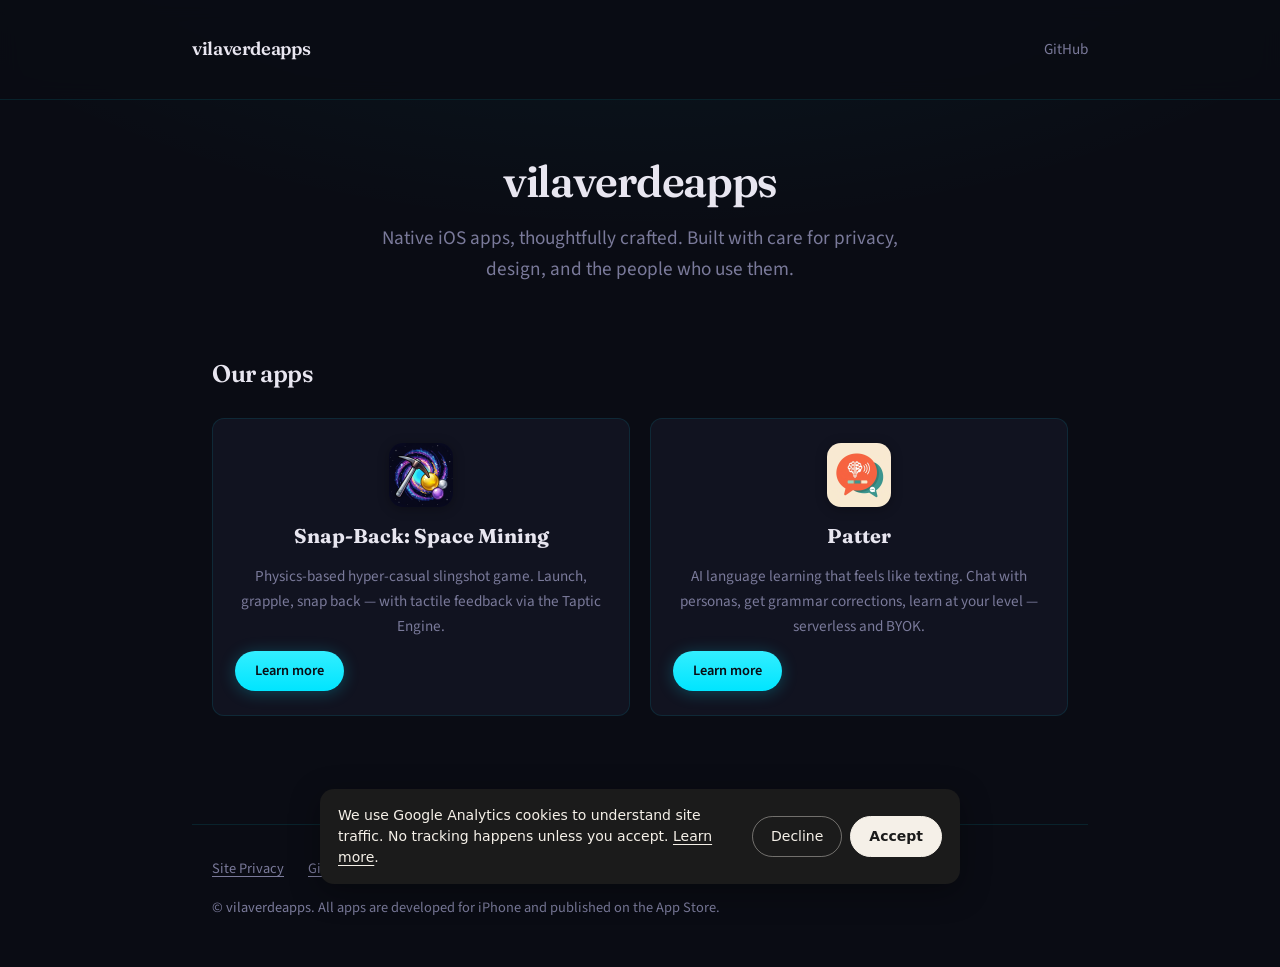
<file: index.html>
<!DOCTYPE html>
<html lang="en-US">
  <head>
    <meta charset="utf-8" />
    <meta name="viewport" content="width=device-width, initial-scale=1" />
    <title>vilaverdeapps — Native iOS apps, thoughtfully crafted</title>
    <meta
      name="description"
      content="vilaverdeapps develops native iOS applications with careful attention to design, privacy, and user experience. Explore our apps."
    />
    <meta name="google-site-verification" content="67awZJjD0pRpZtxNFxM5A5LvpfPoxhzAYq2OqhUGNGA" />
    <link rel="canonical" href="https://apps.vilaverde.rocks/" />
    <meta name="robots" content="index,follow" />

    <meta property="og:type" content="website" />
    <meta property="og:site_name" content="vilaverdeapps" />
    <meta property="og:title" content="vilaverdeapps — Native iOS apps, thoughtfully crafted" />
    <meta property="og:description" content="Native iOS applications with careful attention to design, privacy, and user experience." />
    <meta property="og:url" content="https://vilaverdeapps.github.io/" />
    <meta property="og:locale" content="en_US" />

    <link rel="preconnect" href="https://fonts.googleapis.com" />
    <link rel="preconnect" href="https://fonts.gstatic.com" crossorigin />
    <link
      href="https://fonts.googleapis.com/css2?family=Fraunces:opsz,wght@9..144,600&family=Source+Sans+3:wght@400;600&display=swap"
      rel="stylesheet"
    />
    <link rel="stylesheet" href="/assets/styles.css" />

    <style>
      .app-grid {
        display: grid;
        gap: 1.25rem;
        margin-top: 1.5rem;
      }
      @media (min-width: 540px) {
        .app-grid {
          grid-template-columns: 1fr 1fr;
        }
      }
      .app-card {
        display: flex;
        flex-direction: column;
        align-items: center;
        gap: 0.75rem;
        text-align: center;
      }
      .app-card__icon {
        width: 64px;
        height: 64px;
        border-radius: 14px;
        box-shadow: 0 2px 12px rgba(0, 0, 0, 0.3);
      }
      .app-card h3 {
        font-family: var(--font-display);
        font-size: 1.25rem;
        margin: 0;
      }
      .app-card p {
        color: var(--muted);
        margin: 0;
        font-size: 0.95rem;
      }
      .app-card .btn {
        align-self: flex-start;
        padding: 0.5rem 1.25rem;
        font-size: 0.9rem;
      }
    </style>
    <script src="/assets/analytics.js" defer></script>
  </head>
  <body>
    <a class="skip-link" href="#main">Skip to content</a>
    <header class="site-header">
      <div class="site-header__inner">
        <p class="site-title"><a href="/">vilaverdeapps</a></p>
        <nav class="nav" aria-label="Primary">
          <a href="https://github.com/vilaverdeapps" rel="noopener noreferrer">GitHub</a>
        </nav>
      </div>
    </header>

    <main id="main">
      <article>
        <header class="hero">
          <h1>vilaverdeapps</h1>
          <p class="hero__lede">
            Native iOS apps, thoughtfully crafted. Built with care for privacy, design, and the people who use them.
          </p>
        </header>

        <section aria-labelledby="apps-heading">
          <h2 id="apps-heading">Our apps</h2>
          <div class="app-grid">
            <div class="card app-card">
              <img class="app-card__icon" src="/assets/snapback-icon.png" alt="" />
              <h3>Snap-Back: Space Mining</h3>
              <p>Physics-based hyper-casual slingshot game. Launch, grapple, snap back — with tactile feedback via the Taptic Engine.</p>
              <a class="btn" href="/snapback/">Learn more</a>
            </div>
            <div class="card app-card">
              <img class="app-card__icon" src="/assets/patter-icon.png" alt="" />
              <h3>Patter</h3>
              <p>AI language learning that feels like texting. Chat with personas, get grammar corrections, learn at your level — serverless and BYOK.</p>
              <a class="btn" href="/patter/">Learn more</a>
            </div>
          </div>
        </section>
      </article>
    </main>

    <footer class="site-footer">
      <div class="site-footer__links">
        <a href="/site-privacy.html">Site Privacy</a>
        <a href="https://github.com/vilaverdeapps" rel="noopener noreferrer">GitHub</a>
      </div>
      <p>&copy; vilaverdeapps. All apps are developed for iPhone and published on the App Store.</p>
    </footer>
  </body>
</html>
</file>
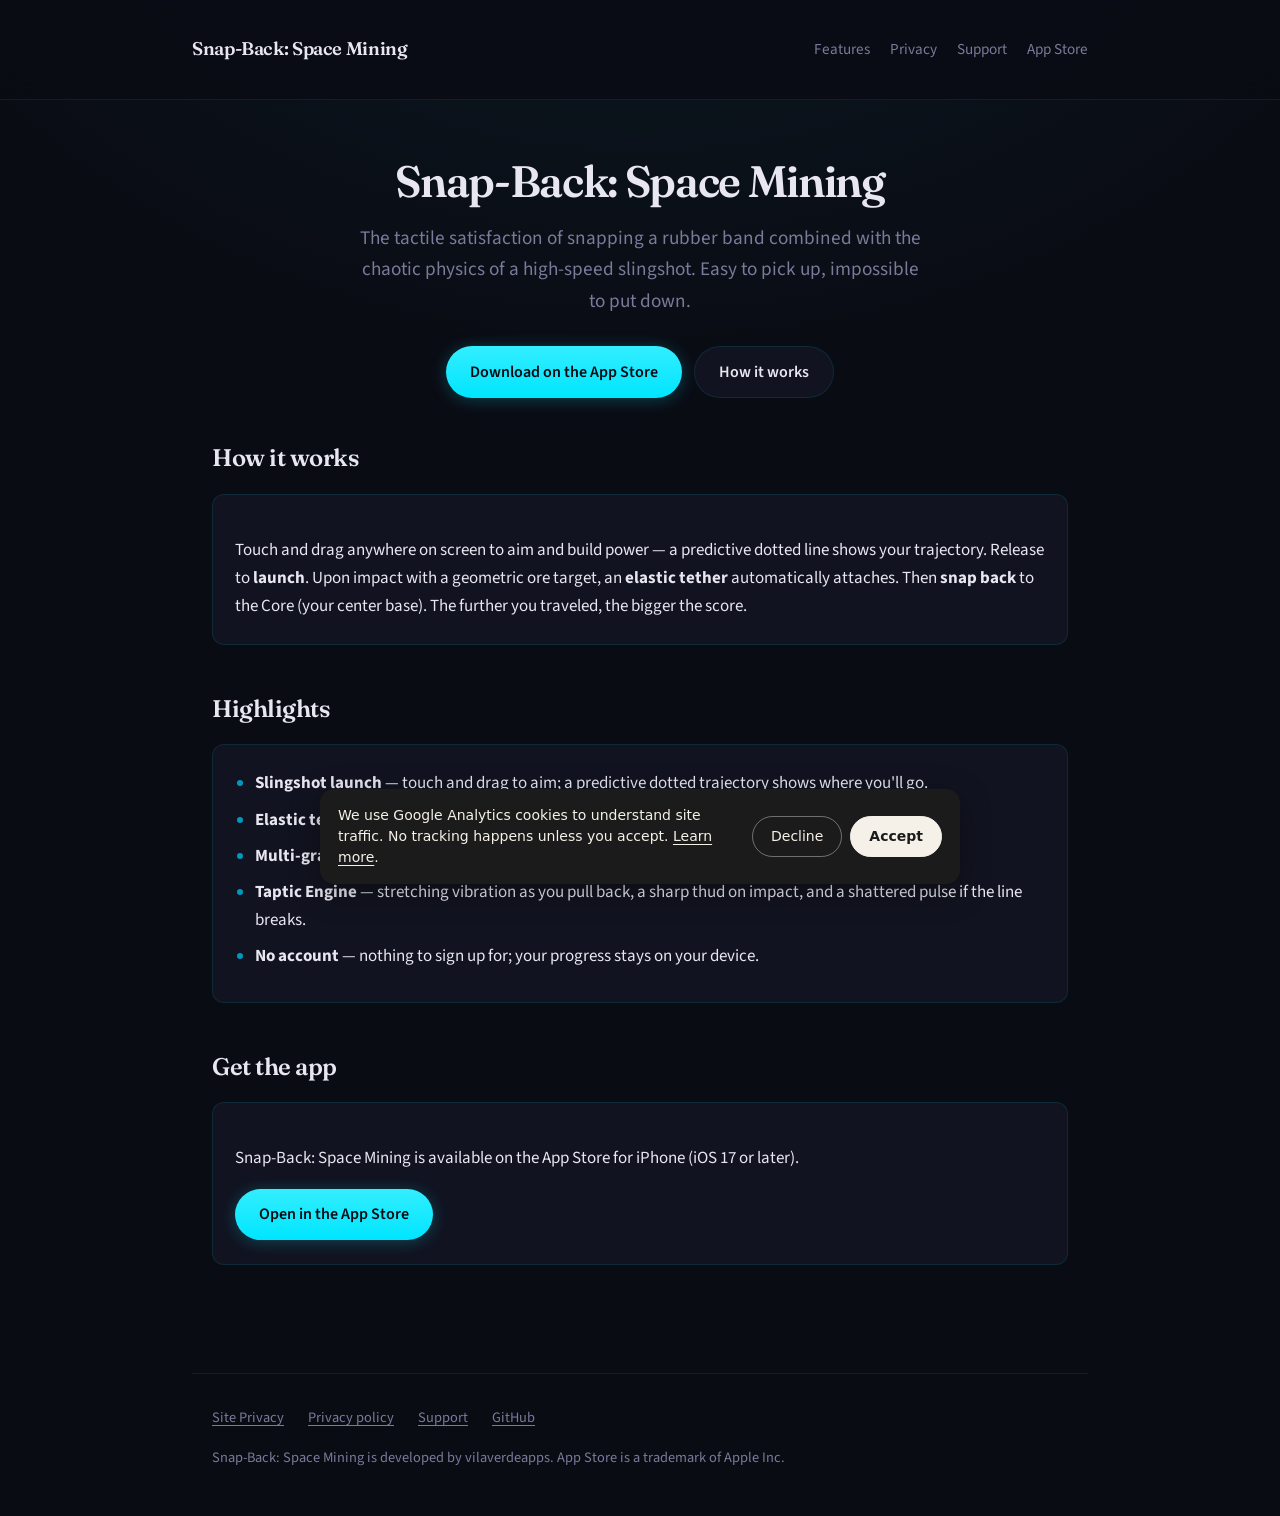
<file: snapback/index.html>
<!DOCTYPE html>
<html lang="en-US">
  <head>
    <meta charset="utf-8" />
    <meta name="viewport" content="width=device-width, initial-scale=1" />
    <title>Snap-Back: Space Mining — Physics slingshot game for iPhone</title>
    <meta
      name="description"
      content="Snap-Back: Space Mining is a physics-based hyper-casual iOS game. Launch your ship with a slingshot, grapple geometric ore targets, and snap back to base. Easy to pick up, impossible to put down."
    />
    <meta
      name="keywords"
      content="Snap-Back, Space Mining, iOS game, slingshot, physics, hyper-casual, iPhone, grapple, arcade"
    />
    <link rel="canonical" href="https://vilaverdeapps.github.io/snapback/" />
    <meta name="robots" content="index,follow" />
    <meta name="author" content="vilaverdeapps" />

    <meta property="og:type" content="website" />
    <meta property="og:site_name" content="Snap-Back: Space Mining" />
    <meta property="og:title" content="Snap-Back: Space Mining — Physics slingshot game for iPhone" />
    <meta
      property="og:description"
      content="Launch, grapple, snap back. A physics-based hyper-casual iOS game built around the Apple Taptic Engine. Free on the App Store."
    />
    <meta property="og:url" content="https://vilaverdeapps.github.io/snapback/" />
    <meta property="og:locale" content="en_US" />

    <meta name="twitter:card" content="summary" />
    <meta name="twitter:title" content="Snap-Back: Space Mining — Physics slingshot game for iPhone" />
    <meta
      name="twitter:description"
      content="Launch, grapple, snap back. Physics-based hyper-casual iOS game. Native iPhone app — no sign-in."
    />

    <link rel="preconnect" href="https://fonts.googleapis.com" />
    <link rel="preconnect" href="https://fonts.gstatic.com" crossorigin />
    <link
      href="https://fonts.googleapis.com/css2?family=Fraunces:opsz,wght@9..144,600&family=Source+Sans+3:wght@400;600&display=swap"
      rel="stylesheet"
    />
    <link rel="stylesheet" href="/assets/styles.css" />

    <script type="application/ld+json">
      {
        "@context": "https://schema.org",
        "@type": "MobileApplication",
        "name": "Snap-Back: Space Mining",
        "operatingSystem": "iOS 17",
        "applicationCategory": "GameApplication",
        "offers": {
          "@type": "Offer",
          "price": "0",
          "priceCurrency": "USD"
        },
        "description": "Physics-based hyper-casual iOS game. Touch and drag to aim, launch your ship with a slingshot, grapple geometric ore targets with an elastic tether, and snap back to base. Tactile feedback via the Apple Taptic Engine. No account required.",
        "author": {
          "@type": "Organization",
          "name": "vilaverdeapps"
        }
      }
    </script>
    <script type="application/ld+json">
      {
        "@context": "https://schema.org",
        "@type": "WebSite",
        "name": "Snap-Back: Space Mining",
        "url": "https://vilaverdeapps.github.io/",
        "description": "Official page for Snap-Back: Space Mining, a physics slingshot game for iPhone.",
        "publisher": {
          "@type": "Organization",
          "name": "vilaverdeapps"
        }
      }
    </script>
    <script src="/assets/analytics.js" defer></script>
  </head>
  <body>
    <a class="skip-link" href="#main">Skip to content</a>
    <header class="site-header">
      <div class="site-header__inner">
        <p class="site-title"><a href="/snapback/">Snap-Back: Space Mining</a></p>
        <nav class="nav" aria-label="Primary">
          <a href="#features">Features</a>
          <a href="/snapback/PRIVACY.html">Privacy</a>
          <a href="/snapback/SUPPORT.html">Support</a>
          <a href="https://apps.apple.com/app/id6761741749">App Store</a>
        </nav>
      </div>
    </header>

    <main id="main">
      <article>
        <header class="hero">
          <h1>Snap-Back: Space Mining</h1>
          <p class="hero__lede">
            The tactile satisfaction of snapping a rubber band combined with the chaotic physics of a high-speed
            slingshot. Easy to pick up, impossible to put down.
          </p>
          <div class="hero__actions">
            <a
              class="btn"
              href="https://apps.apple.com/app/id6761741749"
              rel="noopener noreferrer"
            >
              Download on the App Store
            </a>
            <a class="btn btn--secondary" href="#how-it-works">How it works</a>
          </div>
        </header>

        <section id="how-it-works" aria-labelledby="how-heading">
          <h2 id="how-heading">How it works</h2>
          <div class="card">
            <p>
              Touch and drag anywhere on screen to aim and build power — a predictive dotted line shows your
              trajectory. Release to <strong>launch</strong>. Upon impact with a geometric ore target, an
              <strong>elastic tether</strong> automatically attaches. Then <strong>snap back</strong> to the Core
              (your center base). The further you traveled, the bigger the score.
            </p>
          </div>
        </section>

        <section id="features" aria-labelledby="features-heading">
          <h2 id="features-heading">Highlights</h2>
          <div class="card">
            <ul class="feature-list">
              <li>
                <strong>Slingshot launch</strong> — touch and drag to aim; a predictive dotted trajectory shows
                where you'll go.
              </li>
              <li>
                <strong>Elastic tether grapple</strong> — hit a target and a tether auto-attaches; snap back to
                base to score.
              </li>
              <li>
                <strong>Multi-grapple</strong> — daisy-chain multiple targets for a score multiplier, at
                increasingly chaotic risk.
              </li>
              <li>
                <strong>Taptic Engine</strong> — stretching vibration as you pull back, a sharp thud on impact,
                and a shattered pulse if the line breaks.
              </li>
              <li><strong>No account</strong> — nothing to sign up for; your progress stays on your device.</li>
            </ul>
          </div>
        </section>

        <section aria-labelledby="get-heading">
          <h2 id="get-heading">Get the app</h2>
          <div class="card">
            <p>
              Snap-Back: Space Mining is available on the App Store for iPhone (iOS 17 or later).
            </p>
            <p style="margin-bottom: 0">
              <a
                class="btn"
                href="#app-store-placeholder"
                rel="noopener noreferrer"
              >
                Open in the App Store
              </a>
            </p>
          </div>
        </section>
      </article>
    </main>

    <footer class="site-footer">
      <div class="site-footer__links">
        <a href="/site-privacy.html">Site Privacy</a>
        <a href="/snapback/PRIVACY.html">Privacy policy</a>
        <a href="/snapback/SUPPORT.html">Support</a>
        <a href="https://github.com/vilaverdeapps/snap-back" rel="noopener noreferrer">GitHub</a>
      </div>
      <p>Snap-Back: Space Mining is developed by vilaverdeapps. App Store is a trademark of Apple Inc.</p>
    </footer>
  </body>
</html>
</file>
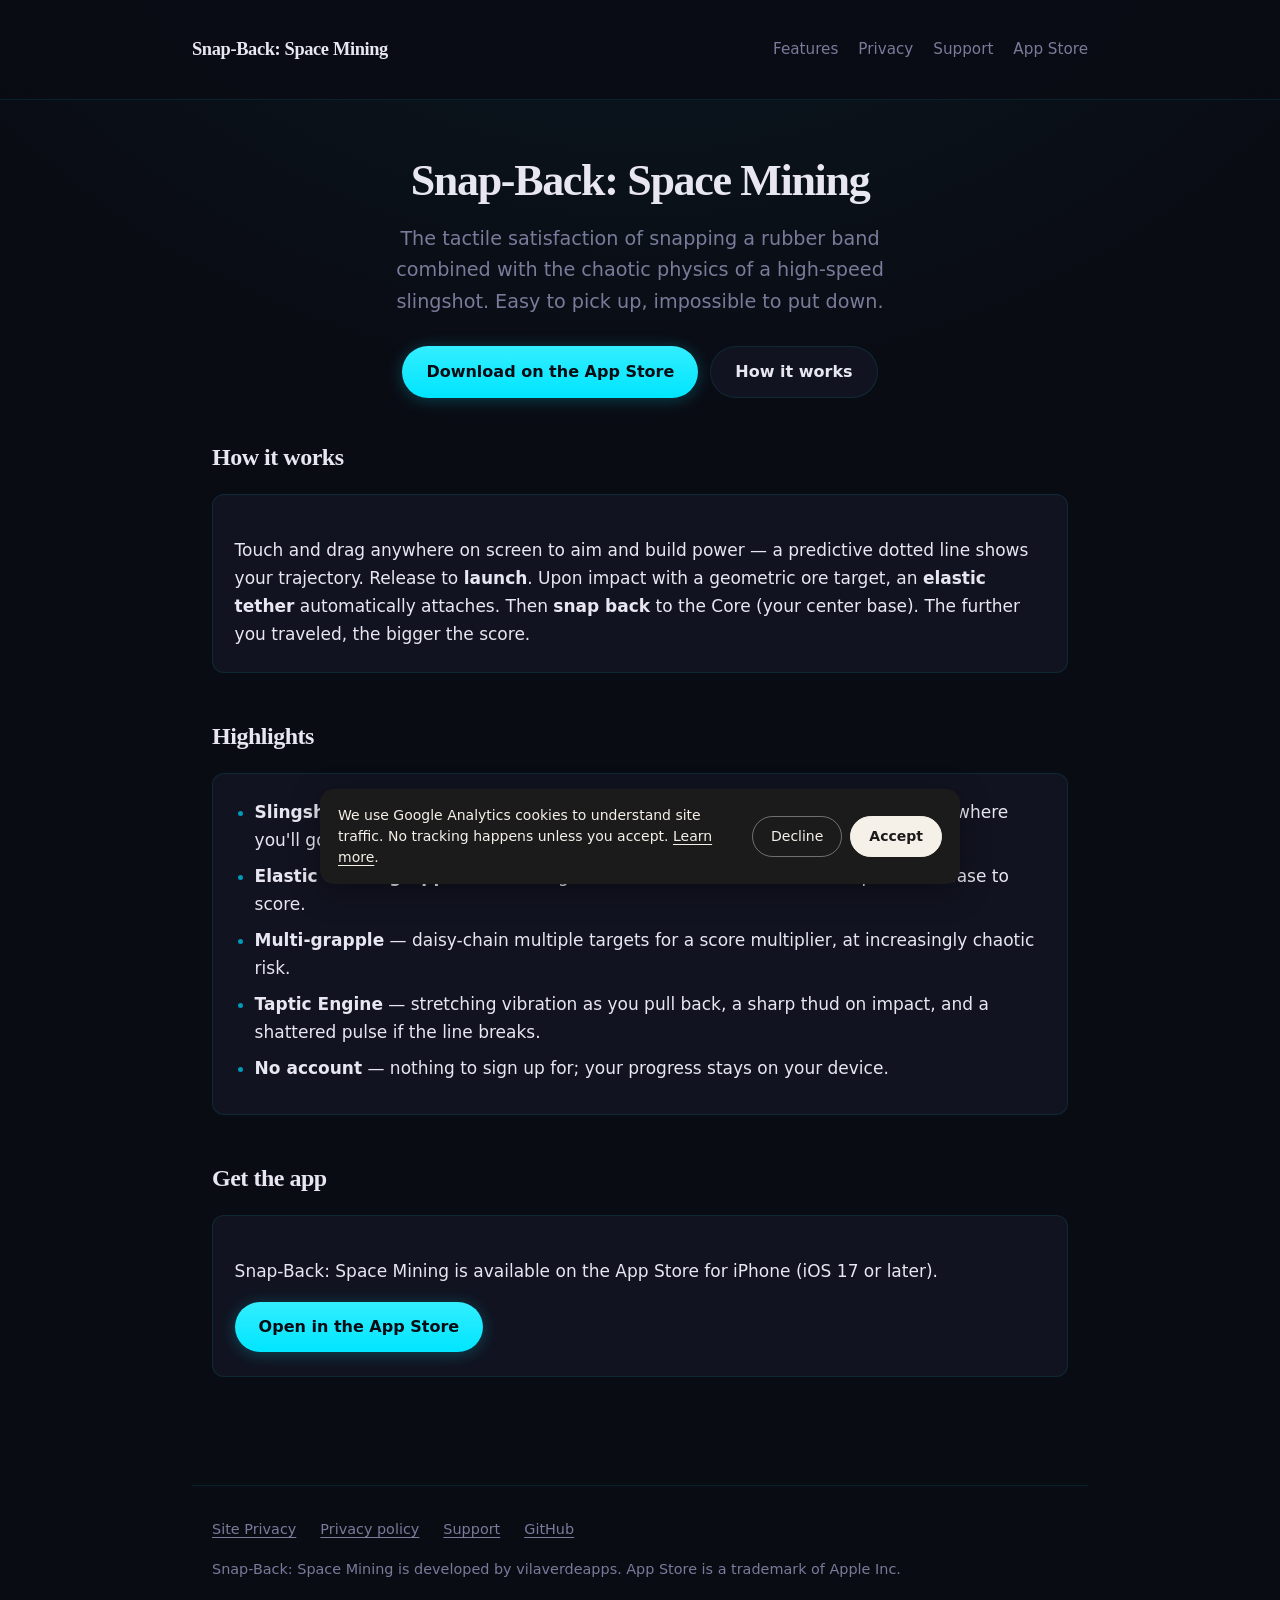
<file: MARKETING.html>
<!DOCTYPE html>
<html lang="en-US">
  <head>
    <meta charset="utf-8" />
    <meta name="viewport" content="width=device-width, initial-scale=1" />
    <title>Snap-Back: Space Mining — Redirecting</title>
    <link rel="canonical" href="https://vilaverdeapps.github.io/snapback/" />
    <meta http-equiv="refresh" content="0; url=/snapback/" />
    <meta name="robots" content="noindex,follow" />
  </head>
  <body>
    <p><a href="/snapback/">Continue to Snap-Back: Space Mining</a></p>
  </body>
</html>
</file>
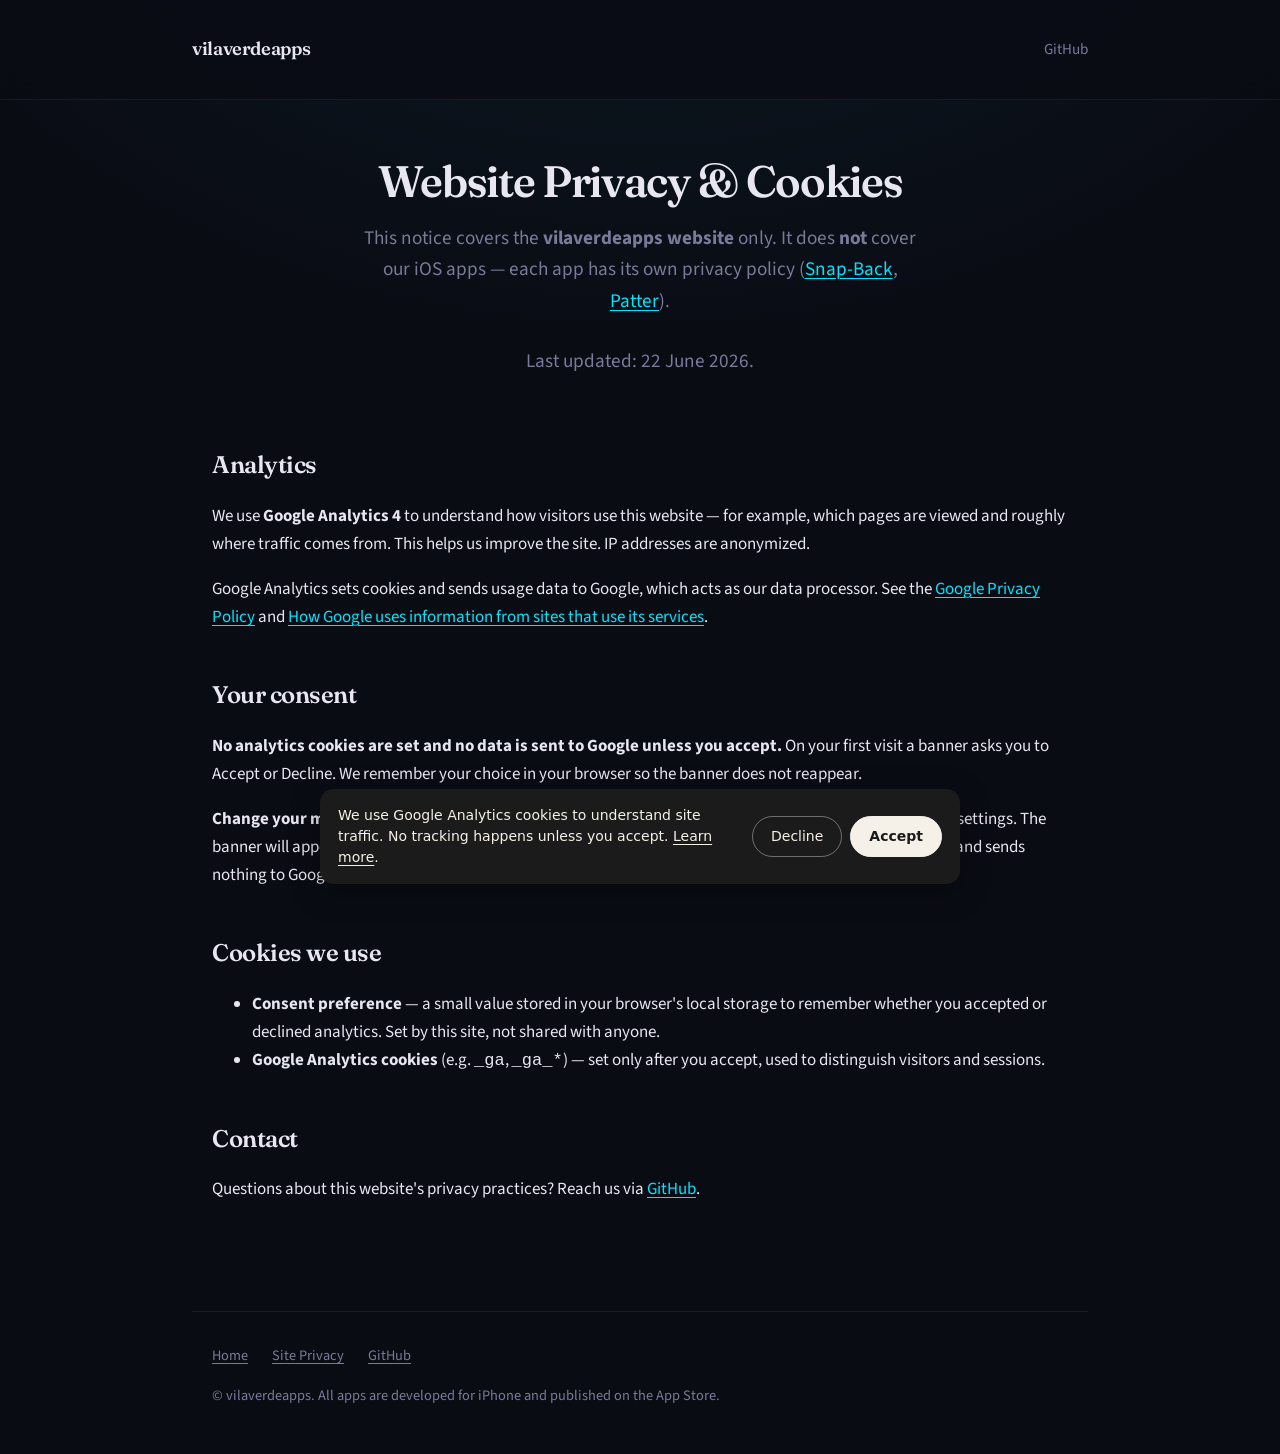
<file: site-privacy.html>
<!DOCTYPE html>
<html lang="en-US">
  <head>
    <meta charset="utf-8" />
    <meta name="viewport" content="width=device-width, initial-scale=1" />
    <title>Website Privacy &amp; Cookies — vilaverdeapps</title>
    <meta
      name="description"
      content="How the vilaverdeapps website uses cookies and Google Analytics, and how to control your consent. Separate from the individual iOS app privacy policies."
    />
    <link rel="canonical" href="https://apps.vilaverde.rocks/site-privacy.html" />
    <meta name="robots" content="index,follow" />

    <meta property="og:type" content="website" />
    <meta property="og:site_name" content="vilaverdeapps" />
    <meta property="og:title" content="Website Privacy &amp; Cookies — vilaverdeapps" />
    <meta property="og:description" content="How the vilaverdeapps website uses cookies and Google Analytics, and how to control your consent." />
    <meta property="og:url" content="https://apps.vilaverde.rocks/site-privacy.html" />
    <meta property="og:locale" content="en_US" />

    <link rel="preconnect" href="https://fonts.googleapis.com" />
    <link rel="preconnect" href="https://fonts.gstatic.com" crossorigin />
    <link
      href="https://fonts.googleapis.com/css2?family=Fraunces:opsz,wght@9..144,600&family=Source+Sans+3:wght@400;600&display=swap"
      rel="stylesheet"
    />
    <link rel="stylesheet" href="/assets/styles.css" />
    <script src="/assets/analytics.js" defer></script>
  </head>
  <body>
    <a class="skip-link" href="#main">Skip to content</a>
    <header class="site-header">
      <div class="site-header__inner">
        <p class="site-title"><a href="/">vilaverdeapps</a></p>
        <nav class="nav" aria-label="Primary">
          <a href="https://github.com/vilaverdeapps" rel="noopener noreferrer">GitHub</a>
        </nav>
      </div>
    </header>

    <main id="main">
      <article>
        <header class="hero">
          <h1>Website Privacy &amp; Cookies</h1>
          <p class="hero__lede">
            This notice covers the <strong>vilaverdeapps website</strong> only. It does
            <strong>not</strong> cover our iOS apps — each app has its own privacy policy
            (<a href="/snapback/PRIVACY.html">Snap-Back</a>, <a href="/patter/PRIVACY.html">Patter</a>).
          </p>
          <p class="hero__lede">Last updated: 22 June 2026.</p>
        </header>

        <section aria-labelledby="analytics-heading">
          <h2 id="analytics-heading">Analytics</h2>
          <p>
            We use <strong>Google Analytics 4</strong> to understand how visitors use this
            website — for example, which pages are viewed and roughly where traffic comes
            from. This helps us improve the site. IP addresses are anonymized.
          </p>
          <p>
            Google Analytics sets cookies and sends usage data to Google, which acts as our
            data processor. See the
            <a href="https://policies.google.com/privacy" rel="noopener noreferrer">Google Privacy Policy</a>
            and
            <a href="https://policies.google.com/technologies/partner-sites" rel="noopener noreferrer">How Google uses information from sites that use its services</a>.
          </p>
        </section>

        <section aria-labelledby="consent-heading">
          <h2 id="consent-heading">Your consent</h2>
          <p>
            <strong>No analytics cookies are set and no data is sent to Google unless you
            accept.</strong> On your first visit a banner asks you to Accept or Decline.
            We remember your choice in your browser so the banner does not reappear.
          </p>
          <p>
            <strong>Change your mind?</strong> To withdraw consent, clear this site's data
            (cookies and local storage) in your browser settings. The banner will appear
            again on your next visit, letting you choose afresh. Declining leaves no
            analytics cookies and sends nothing to Google.
          </p>
        </section>

        <section aria-labelledby="cookies-heading">
          <h2 id="cookies-heading">Cookies we use</h2>
          <ul>
            <li>
              <strong>Consent preference</strong> — a small value stored in your browser's
              local storage to remember whether you accepted or declined analytics. Set by
              this site, not shared with anyone.
            </li>
            <li>
              <strong>Google Analytics cookies</strong> (e.g. <code>_ga</code>,
              <code>_ga_*</code>) — set only after you accept, used to distinguish visitors
              and sessions.
            </li>
          </ul>
        </section>

        <section aria-labelledby="contact-heading">
          <h2 id="contact-heading">Contact</h2>
          <p>
            Questions about this website's privacy practices? Reach us via
            <a href="https://github.com/vilaverdeapps" rel="noopener noreferrer">GitHub</a>.
          </p>
        </section>
      </article>
    </main>

    <footer class="site-footer">
      <div class="site-footer__links">
        <a href="/">Home</a>
        <a href="/site-privacy.html">Site Privacy</a>
        <a href="https://github.com/vilaverdeapps" rel="noopener noreferrer">GitHub</a>
      </div>
      <p>&copy; vilaverdeapps. All apps are developed for iPhone and published on the App Store.</p>
    </footer>
  </body>
</html>
</file>
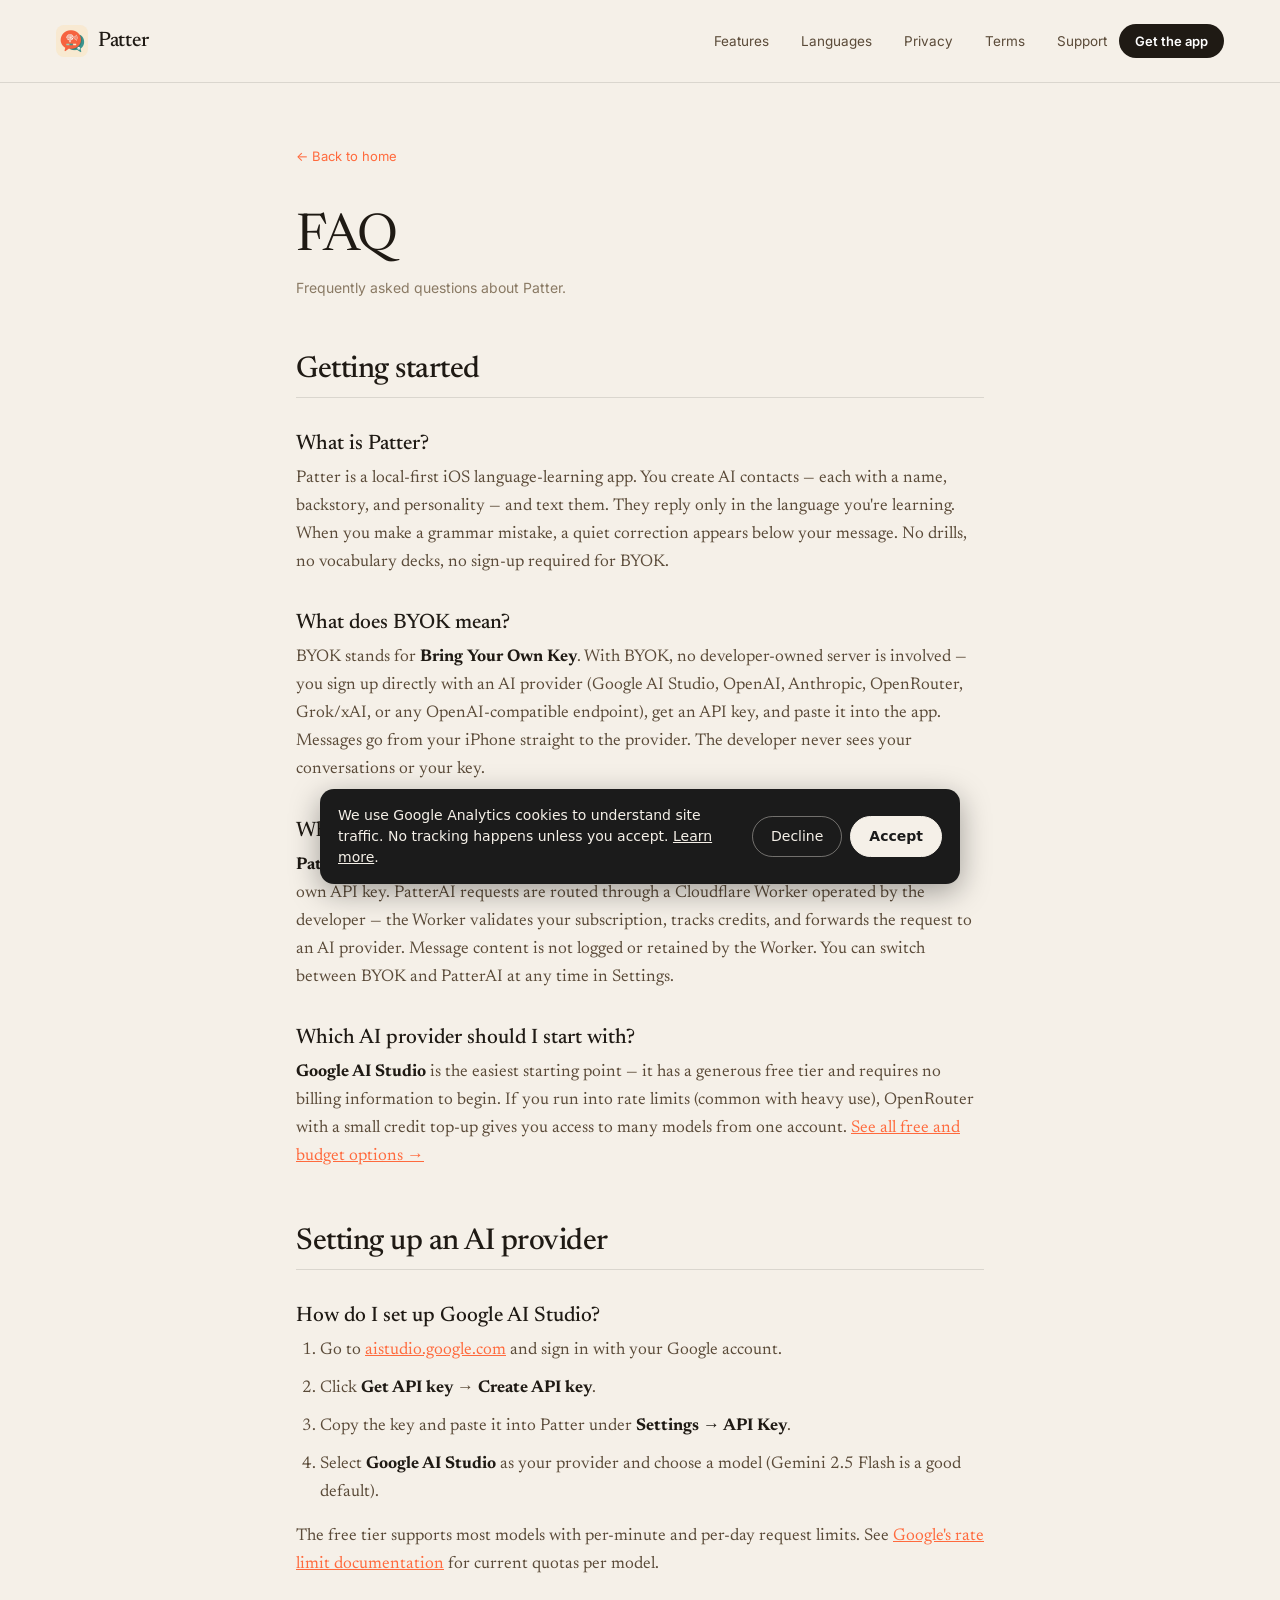
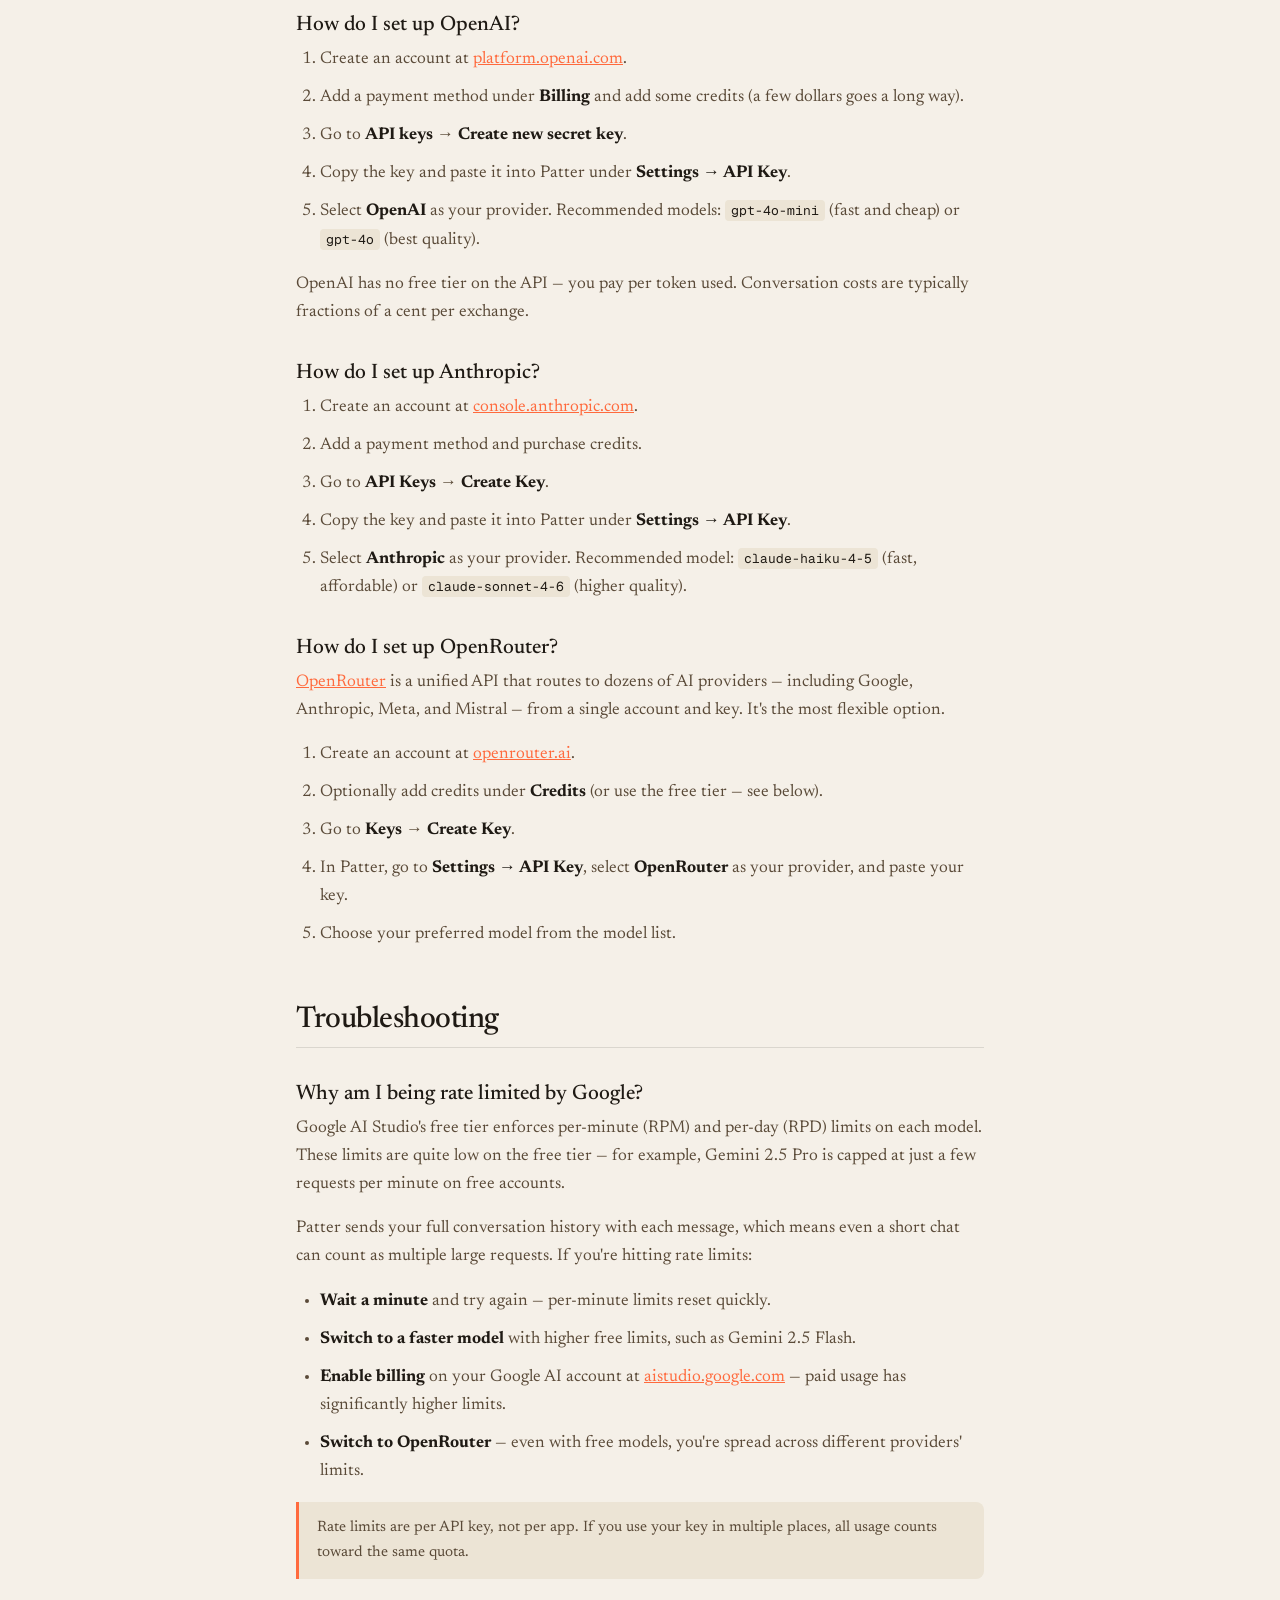
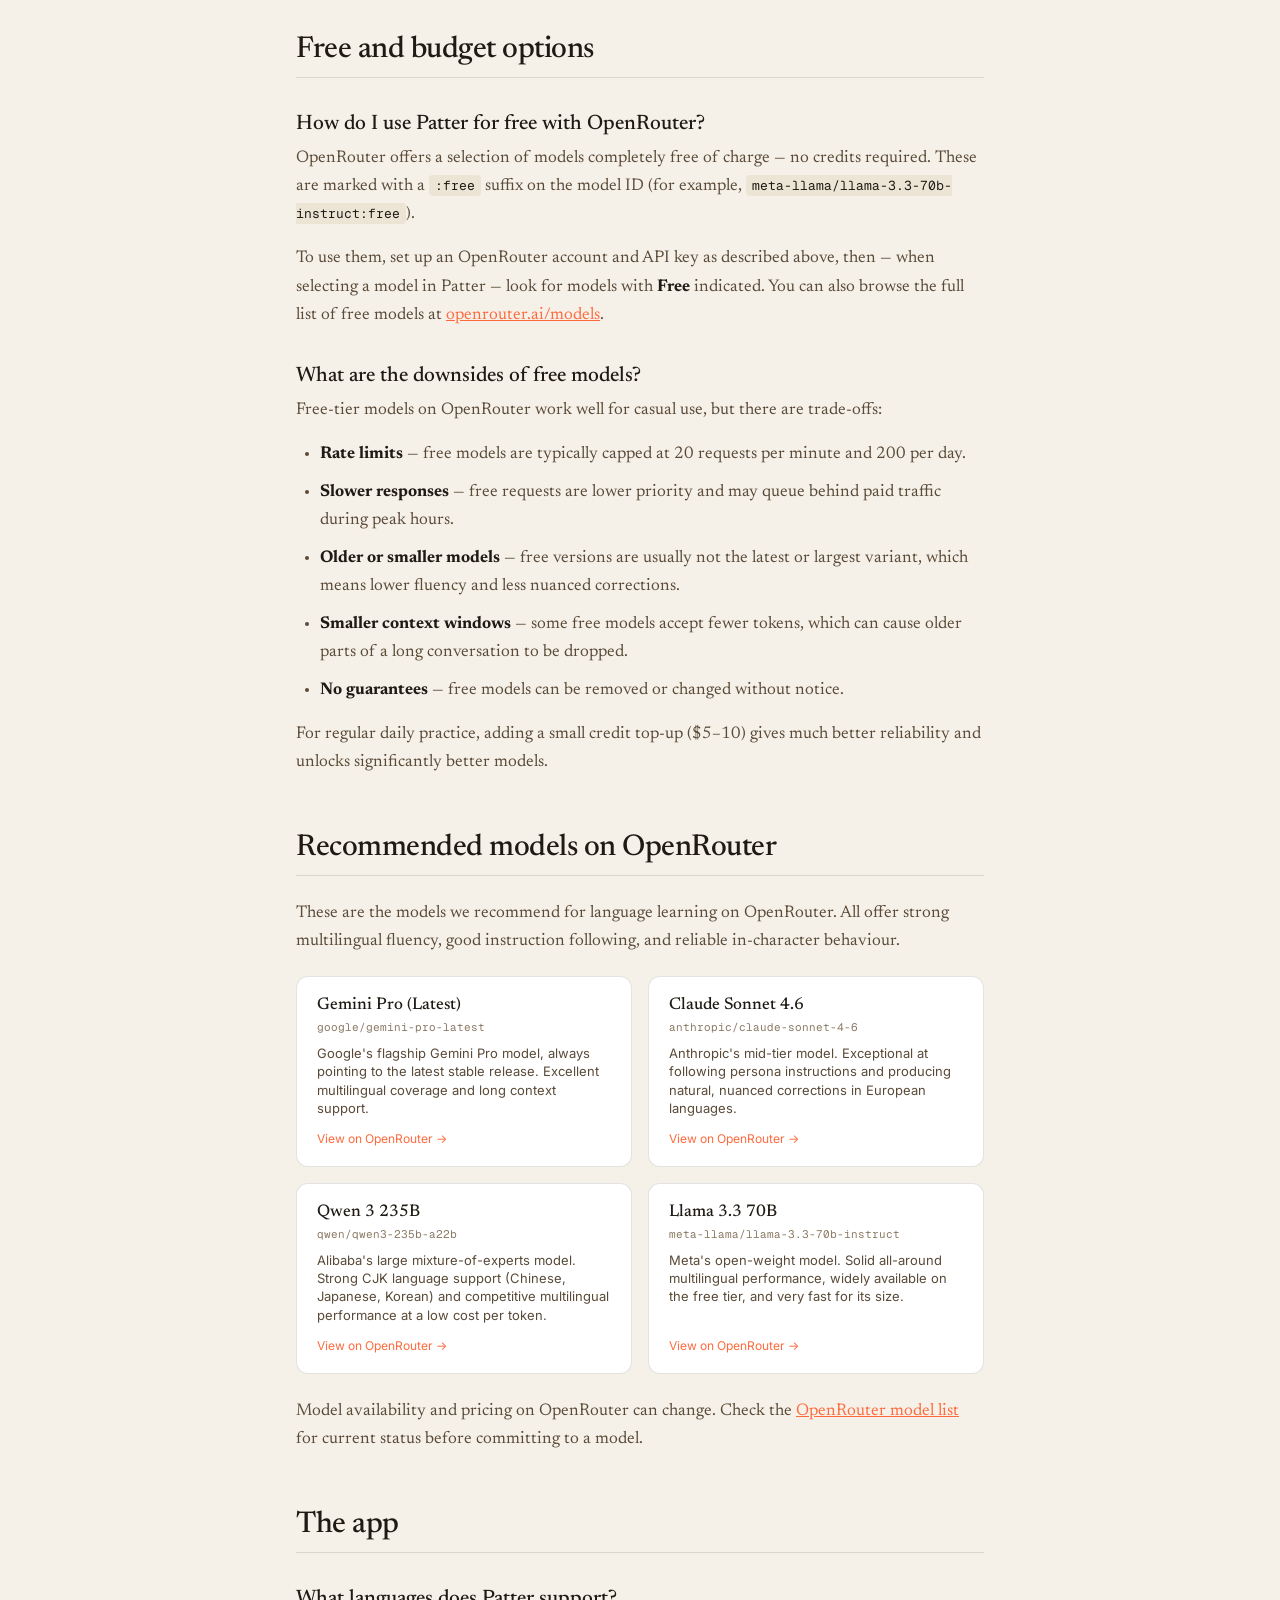
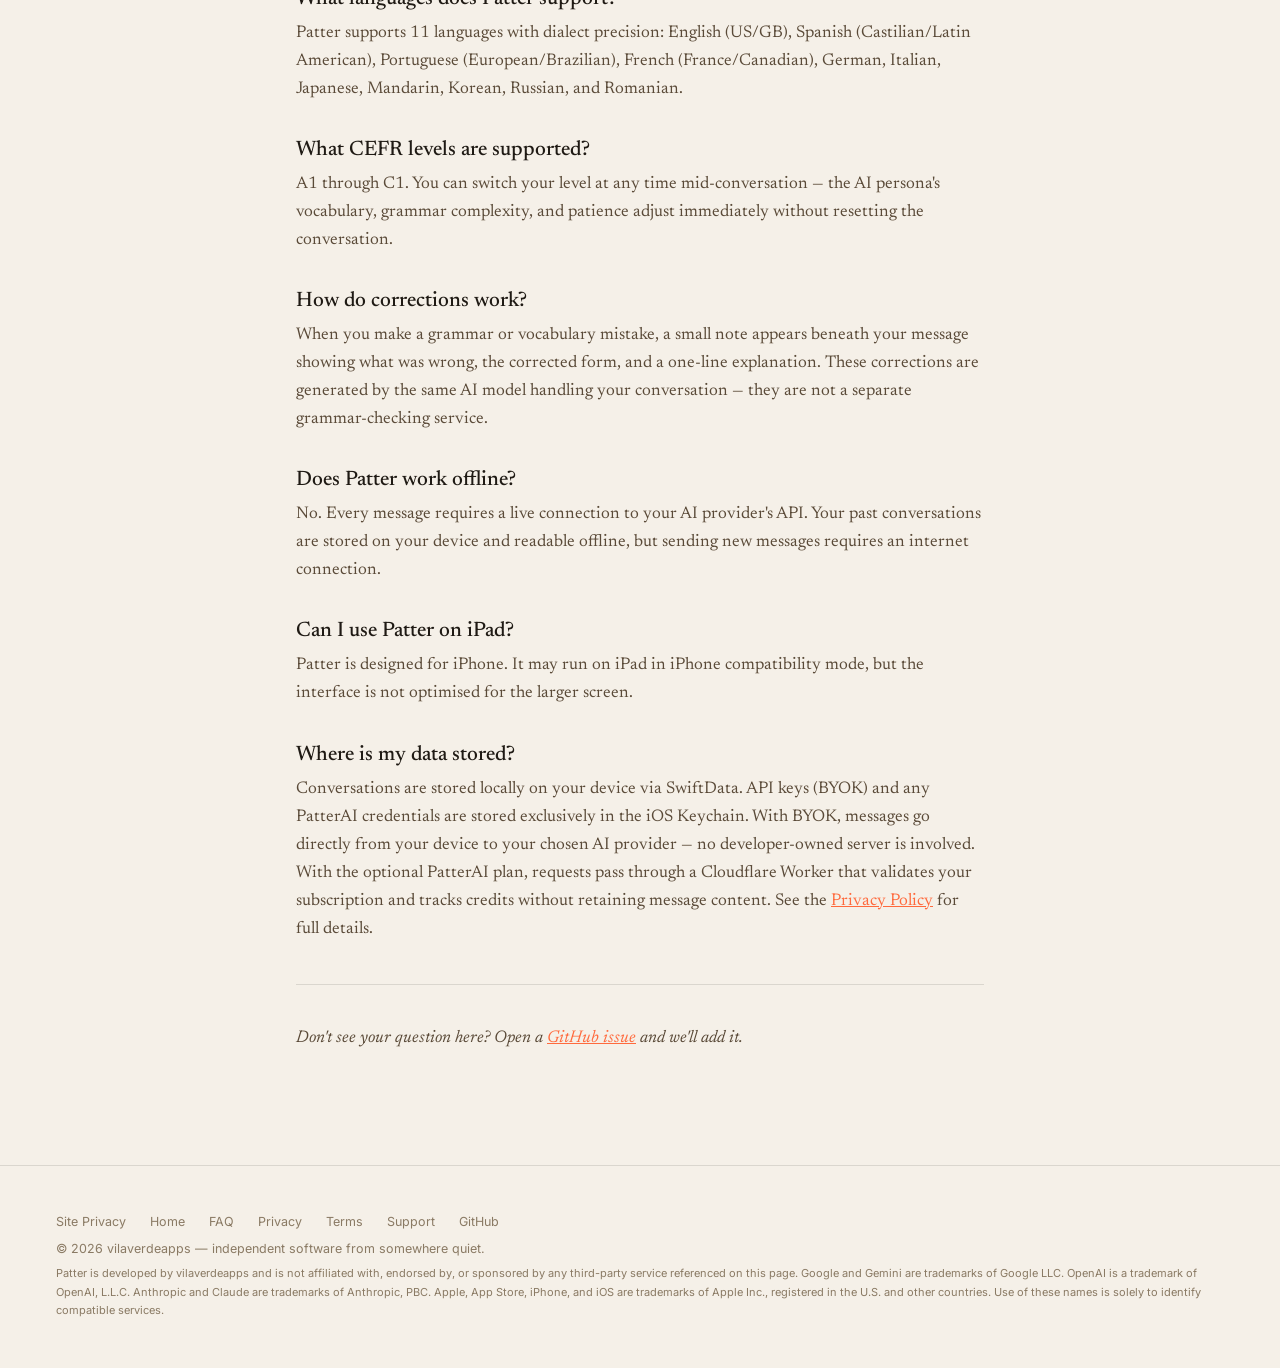
<file: patter/FAQ.html>
<!DOCTYPE html>
<html lang="en-US">
<head>
  <meta charset="utf-8" />
  <meta name="viewport" content="width=device-width, initial-scale=1" />
  <title>FAQ — Patter</title>
  <meta name="description" content="Frequently asked questions about Patter: setting up AI providers, rate limits, recommended models, free options, and how the app works." />
  <link rel="canonical" href="https://apps.vilaverde.rocks/patter/FAQ.html" />
  <meta name="robots" content="index,follow" />

  <meta property="og:type" content="article" />
  <meta property="og:title" content="FAQ — Patter" />
  <meta property="og:description" content="Answers to common questions about Patter: AI providers, rate limits, recommended models, and free options." />
  <meta property="og:url" content="https://apps.vilaverde.rocks/patter/FAQ.html" />

  <link rel="preconnect" href="https://fonts.googleapis.com" />
  <link rel="preconnect" href="https://fonts.gstatic.com" crossorigin />
  <link href="https://fonts.googleapis.com/css2?family=Newsreader:ital,opsz,wght@0,6..72,400;0,6..72,500;0,6..72,600;1,6..72,400;1,6..72,500&family=Inter:wght@400;500;600;700&family=Geist+Mono:wght@400;500&display=swap" rel="stylesheet" />
  <script src="/assets/analytics.js" defer></script>

  <style>
    :root {
      --bg: #f5f0e8;
      --bg-alt: #ece4d5;
      --ink: #1f1a14;
      --ink-soft: #5a4a38;
      --ink-muted: #8a7a64;
      --accent: #FF6A3D;
      --line: rgba(31,26,20,0.12);
      --serif: 'Newsreader', Georgia, serif;
      --sans: 'Inter', system-ui, sans-serif;
      --mono: 'Geist Mono', ui-monospace, monospace;
    }
    *, *::before, *::after { box-sizing: border-box; }
    html, body { margin: 0; padding: 0; background: var(--bg); color: var(--ink); overflow-x: hidden; }

    .skip-link { position: absolute; top: -999px; left: 0; padding: 8px 16px; background: var(--ink); color: #fff; font-family: var(--sans); font-size: 14px; text-decoration: none; z-index: 100; }
    .skip-link:focus { top: 0; }

    /* Nav */
    .pc-nav { display: flex; align-items: center; justify-content: space-between; padding: 24px 56px; border-bottom: 1px solid var(--line); }
    .pc-nav-logo { display: flex; align-items: center; gap: 10px; text-decoration: none; color: var(--ink); }
    .pc-nav-logo img { width: 32px; height: 32px; border-radius: 8px; display: block; }
    .pc-nav-logo-name { font-family: var(--serif); font-size: 21px; font-weight: 500; letter-spacing: -0.3px; }
    .pc-nav-right { display: flex; align-items: center; gap: 12px; }
    .pc-nav-links { display: flex; align-items: center; gap: 32px; font-family: var(--sans); font-size: 13.5px; color: var(--ink-soft); }
    .pc-nav-links a { text-decoration: none; color: inherit; }
    .pc-nav-links a:hover { color: var(--ink); }
    .pc-nav-cta { font-family: var(--sans); font-size: 13px; font-weight: 600; color: #fff !important; background: var(--ink); padding: 9px 16px; border-radius: 999px; white-space: nowrap; text-decoration: none; }

    /* Prose */
    .pc-prose-wrap { max-width: 800px; margin: 0 auto; padding: 64px 56px 96px; }
    .pc-back { display: inline-block; font-family: var(--sans); font-size: 13px; color: var(--ink-muted); text-decoration: none; margin-bottom: 48px; }
    .pc-back:hover { color: var(--ink); }
    .pc-prose-wrap h1 { font-family: var(--serif); font-size: 52px; font-weight: 400; letter-spacing: -1.2px; line-height: 1.0; margin: 0 0 12px; color: var(--ink); }
    .pc-prose-wrap .meta { font-family: var(--sans); font-size: 14px; color: var(--ink-muted); margin: 0 0 48px; }
    .pc-prose-wrap h2 { font-family: var(--serif); font-size: 30px; font-weight: 500; letter-spacing: -0.5px; margin: 56px 0 24px; color: var(--ink); border-bottom: 1px solid var(--line); padding-bottom: 12px; }
    .pc-prose-wrap h3 { font-family: var(--serif); font-size: 21px; font-weight: 500; margin: 36px 0 10px; color: var(--ink); }
    .pc-prose-wrap p { font-family: var(--serif); font-size: 17px; line-height: 1.65; color: var(--ink-soft); margin: 0 0 16px; }
    .pc-prose-wrap li { font-family: var(--serif); font-size: 17px; line-height: 1.65; color: var(--ink-soft); margin-bottom: 10px; }
    .pc-prose-wrap ul, .pc-prose-wrap ol { padding-left: 1.5em; margin: 0 0 16px; }
    .pc-prose-wrap strong { color: var(--ink); }
    .pc-prose-wrap a { color: var(--accent); }
    .pc-prose-wrap em { font-style: italic; }
    .pc-prose-wrap code { font-family: var(--mono); font-size: 13px; background: var(--bg-alt); padding: 2px 6px; border-radius: 4px; color: var(--ink); }
    .pc-prose-wrap hr { border: 0; border-top: 1px solid var(--line); margin: 40px 0; }

    /* Model cards */
    .model-grid { display: grid; grid-template-columns: 1fr 1fr; gap: 16px; margin: 20px 0 24px; }
    .model-card { background: #fff; border: 1px solid var(--line); border-radius: 12px; padding: 20px; display: flex; flex-direction: column; gap: 6px; }
    .model-card-name { font-family: var(--serif); font-size: 17px; font-weight: 500; color: var(--ink); }
    .model-card-id { font-family: var(--mono); font-size: 11px; color: var(--ink-muted); }
    .model-card-note { font-family: var(--sans); font-size: 13px; color: var(--ink-soft); line-height: 1.4; margin-top: 4px; }
    .model-card a { color: var(--accent); font-family: var(--sans); font-size: 12px; text-decoration: none; margin-top: auto; padding-top: 8px; }
    .model-card a:hover { text-decoration: underline; }

    /* Warning callout */
    .callout { background: var(--bg-alt); border-left: 3px solid var(--accent); border-radius: 0 8px 8px 0; padding: 14px 18px; margin: 16px 0 20px; }
    .callout p { margin: 0; font-size: 15px; }

    /* Footer */
    .pc-footer { padding: 48px 56px; background: var(--bg); border-top: 1px solid var(--line); }
    .pc-footer-inner { max-width: 1280px; margin: 0 auto; }
    .pc-footer-links { display: flex; gap: 24px; margin-bottom: 12px; }
    .pc-footer-links a { font-family: var(--sans); font-size: 12.5px; color: var(--ink-muted); text-decoration: none; }
    .pc-footer-links a:hover { color: var(--ink); }
    .pc-footer-copy { font-family: var(--sans); font-size: 12.5px; color: var(--ink-muted); margin: 0 0 8px; }
    .pc-footer-legal { font-family: var(--sans); font-size: 11px; color: var(--ink-muted); line-height: 1.7; margin: 0; }

    @media (max-width: 900px) {
      .pc-nav { padding: 18px 32px; }
      .pc-prose-wrap { padding: 48px 32px 72px; }
      .pc-footer { padding: 32px 32px; }
      .model-grid { grid-template-columns: 1fr; }
    }

    @media (max-width: 600px) {
      .pc-nav { padding: 14px 20px; }
      .pc-nav-links { display: none; }
      .pc-prose-wrap { padding: 32px 20px 56px; }
      .pc-prose-wrap h1 { font-size: clamp(32px, 9vw, 44px); }
      .pc-footer { padding: 24px 20px; }
    }
  </style>
</head>
<body>
  <a class="skip-link" href="#main">Skip to content</a>

  <nav class="pc-nav" aria-label="Primary">
    <a class="pc-nav-logo" href="/patter/">
      <img src="/assets/patter-icon.png" alt="" />
      <span class="pc-nav-logo-name">Patter</span>
    </a>
    <div class="pc-nav-right">
      <div class="pc-nav-links">
        <a href="/patter/#features">Features</a>
        <a href="/patter/#languages">Languages</a>
        <a href="/patter/PRIVACY.html">Privacy</a>
        <a href="/patter/TERMS.html">Terms</a>
        <a href="/patter/SUPPORT.html">Support</a>
      </div>
      <a class="pc-nav-cta" href="https://apps.apple.com/us/app/patter-language-learning/id6762643113">Get the app</a>
    </div>
  </nav>

  <main id="main">
    <div class="pc-prose-wrap">
      <a class="pc-back" href="/patter/">← Back to home</a>
      <article>
        <h1>FAQ</h1>
        <p class="meta">Frequently asked questions about Patter.</p>

        <!-- ─── GETTING STARTED ─── -->
        <h2>Getting started</h2>

        <h3 id="what-is-patter">What is Patter?</h3>
        <p>
          Patter is a local-first iOS language-learning app. You create AI contacts — each with a name, backstory, and personality — and text them. They reply only in the language you're learning. When you make a grammar mistake, a quiet correction appears below your message. No drills, no vocabulary decks, no sign-up required for BYOK.
        </p>

        <h3 id="what-is-byok">What does BYOK mean?</h3>
        <p>
          BYOK stands for <strong>Bring Your Own Key</strong>. With BYOK, no developer-owned server is involved — you sign up directly with an AI provider (Google AI Studio, OpenAI, Anthropic, OpenRouter, Grok/xAI, or any OpenAI-compatible endpoint), get an API key, and paste it into the app. Messages go from your iPhone straight to the provider. The developer never sees your conversations or your key.
        </p>

        <h3 id="what-is-patterai">What is PatterAI? Do I need an API key?</h3>
        <p>
          <strong>PatterAI</strong> is an optional managed-AI subscription for people who don't want to manage their own API key. PatterAI requests are routed through a Cloudflare Worker operated by the developer — the Worker validates your subscription, tracks credits, and forwards the request to an AI provider. Message content is not logged or retained by the Worker. You can switch between BYOK and PatterAI at any time in Settings.
        </p>

        <h3 id="choose-ai-provider">Which AI provider should I start with?</h3>
        <p>
          <strong>Google AI Studio</strong> is the easiest starting point — it has a generous free tier and requires no billing information to begin. If you run into rate limits (common with heavy use), OpenRouter with a small credit top-up gives you access to many models from one account. <a href="#free-options">See all free and budget options →</a>
        </p>

        <!-- ─── SETTING UP PROVIDERS ─── -->
        <h2>Setting up an AI provider</h2>

        <h3 id="setup-google-ai-studio">How do I set up Google AI Studio?</h3>
        <ol>
          <li>Go to <a href="https://aistudio.google.com/" rel="noopener noreferrer">aistudio.google.com</a> and sign in with your Google account.</li>
          <li>Click <strong>Get API key</strong> → <strong>Create API key</strong>.</li>
          <li>Copy the key and paste it into Patter under <strong>Settings → API Key</strong>.</li>
          <li>Select <strong>Google AI Studio</strong> as your provider and choose a model (Gemini 2.5 Flash is a good default).</li>
        </ol>
        <p>
          The free tier supports most models with per-minute and per-day request limits. See <a href="https://ai.google.dev/gemini-api/docs/rate-limits" rel="noopener noreferrer">Google's rate limit documentation</a> for current quotas per model.
        </p>

        <h3 id="setup-openai">How do I set up OpenAI?</h3>
        <ol>
          <li>Create an account at <a href="https://platform.openai.com/" rel="noopener noreferrer">platform.openai.com</a>.</li>
          <li>Add a payment method under <strong>Billing</strong> and add some credits (a few dollars goes a long way).</li>
          <li>Go to <strong>API keys</strong> → <strong>Create new secret key</strong>.</li>
          <li>Copy the key and paste it into Patter under <strong>Settings → API Key</strong>.</li>
          <li>Select <strong>OpenAI</strong> as your provider. Recommended models: <code>gpt-4o-mini</code> (fast and cheap) or <code>gpt-4o</code> (best quality).</li>
        </ol>
        <p>
          OpenAI has no free tier on the API — you pay per token used. Conversation costs are typically fractions of a cent per exchange.
        </p>

        <h3 id="setup-anthropic">How do I set up Anthropic?</h3>
        <ol>
          <li>Create an account at <a href="https://console.anthropic.com/" rel="noopener noreferrer">console.anthropic.com</a>.</li>
          <li>Add a payment method and purchase credits.</li>
          <li>Go to <strong>API Keys</strong> → <strong>Create Key</strong>.</li>
          <li>Copy the key and paste it into Patter under <strong>Settings → API Key</strong>.</li>
          <li>Select <strong>Anthropic</strong> as your provider. Recommended model: <code>claude-haiku-4-5</code> (fast, affordable) or <code>claude-sonnet-4-6</code> (higher quality).</li>
        </ol>

        <h3 id="setup-openrouter">How do I set up OpenRouter?</h3>
        <p>
          <a href="https://openrouter.ai/" rel="noopener noreferrer">OpenRouter</a> is a unified API that routes to dozens of AI providers — including Google, Anthropic, Meta, and Mistral — from a single account and key. It's the most flexible option.
        </p>
        <ol>
          <li>Create an account at <a href="https://openrouter.ai/" rel="noopener noreferrer">openrouter.ai</a>.</li>
          <li>Optionally add credits under <strong>Credits</strong> (or use the free tier — see below).</li>
          <li>Go to <strong>Keys</strong> → <strong>Create Key</strong>.</li>
          <li>In Patter, go to <strong>Settings → API Key</strong>, select <strong>OpenRouter</strong> as your provider, and paste your key.</li>
          <li>Choose your preferred model from the model list.</li>
        </ol>

        <!-- ─── TROUBLESHOOTING ─── -->
        <h2>Troubleshooting</h2>

        <h3 id="rate-limits-google">Why am I being rate limited by Google?</h3>
        <p>
          Google AI Studio's free tier enforces per-minute (RPM) and per-day (RPD) limits on each model. These limits are quite low on the free tier — for example, Gemini 2.5 Pro is capped at just a few requests per minute on free accounts.
        </p>
        <p>
          Patter sends your full conversation history with each message, which means even a short chat can count as multiple large requests. If you're hitting rate limits:
        </p>
        <ul>
          <li><strong>Wait a minute</strong> and try again — per-minute limits reset quickly.</li>
          <li><strong>Switch to a faster model</strong> with higher free limits, such as Gemini 2.5 Flash.</li>
          <li><strong>Enable billing</strong> on your Google AI account at <a href="https://aistudio.google.com/" rel="noopener noreferrer">aistudio.google.com</a> — paid usage has significantly higher limits.</li>
          <li><strong>Switch to OpenRouter</strong> — even with free models, you're spread across different providers' limits.</li>
        </ul>
        <div class="callout">
          <p>Rate limits are per API key, not per app. If you use your key in multiple places, all usage counts toward the same quota.</p>
        </div>

        <!-- ─── FREE OPTIONS ─── -->
        <h2 id="free-options">Free and budget options</h2>

        <h3 id="free-openrouter">How do I use Patter for free with OpenRouter?</h3>
        <p>
          OpenRouter offers a selection of models completely free of charge — no credits required. These are marked with a <code>:free</code> suffix on the model ID (for example, <code>meta-llama/llama-3.3-70b-instruct:free</code>).
        </p>
        <p>
          To use them, set up an OpenRouter account and API key as described above, then — when selecting a model in Patter — look for models with <strong>Free</strong> indicated. You can also browse the full list of free models at <a href="https://openrouter.ai/models?q=free" rel="noopener noreferrer">openrouter.ai/models</a>.
        </p>

        <h3 id="free-models-downsides">What are the downsides of free models?</h3>
        <p>Free-tier models on OpenRouter work well for casual use, but there are trade-offs:</p>
        <ul>
          <li><strong>Rate limits</strong> — free models are typically capped at 20 requests per minute and 200 per day.</li>
          <li><strong>Slower responses</strong> — free requests are lower priority and may queue behind paid traffic during peak hours.</li>
          <li><strong>Older or smaller models</strong> — free versions are usually not the latest or largest variant, which means lower fluency and less nuanced corrections.</li>
          <li><strong>Smaller context windows</strong> — some free models accept fewer tokens, which can cause older parts of a long conversation to be dropped.</li>
          <li><strong>No guarantees</strong> — free models can be removed or changed without notice.</li>
        </ul>
        <p>
          For regular daily practice, adding a small credit top-up ($5–10) gives much better reliability and unlocks significantly better models.
        </p>

        <!-- ─── RECOMMENDED MODELS ─── -->
        <h2>Recommended models on OpenRouter</h2>

        <p>These are the models we recommend for language learning on OpenRouter. All offer strong multilingual fluency, good instruction following, and reliable in-character behaviour.</p>

        <div class="model-grid">
          <div class="model-card">
            <div class="model-card-name">Gemini Pro (Latest)</div>
            <div class="model-card-id">google/gemini-pro-latest</div>
            <div class="model-card-note">Google's flagship Gemini Pro model, always pointing to the latest stable release. Excellent multilingual coverage and long context support.</div>
            <a href="https://openrouter.ai/google/gemini-pro-latest" rel="noopener noreferrer">View on OpenRouter →</a>
          </div>
          <div class="model-card">
            <div class="model-card-name">Claude Sonnet 4.6</div>
            <div class="model-card-id">anthropic/claude-sonnet-4-6</div>
            <div class="model-card-note">Anthropic's mid-tier model. Exceptional at following persona instructions and producing natural, nuanced corrections in European languages.</div>
            <a href="https://openrouter.ai/anthropic/claude-sonnet-4-6" rel="noopener noreferrer">View on OpenRouter →</a>
          </div>
          <div class="model-card">
            <div class="model-card-name">Qwen 3 235B</div>
            <div class="model-card-id">qwen/qwen3-235b-a22b</div>
            <div class="model-card-note">Alibaba's large mixture-of-experts model. Strong CJK language support (Chinese, Japanese, Korean) and competitive multilingual performance at a low cost per token.</div>
            <a href="https://openrouter.ai/qwen/qwen3-235b-a22b" rel="noopener noreferrer">View on OpenRouter →</a>
          </div>
          <div class="model-card">
            <div class="model-card-name">Llama 3.3 70B</div>
            <div class="model-card-id">meta-llama/llama-3.3-70b-instruct</div>
            <div class="model-card-note">Meta's open-weight model. Solid all-around multilingual performance, widely available on the free tier, and very fast for its size.</div>
            <a href="https://openrouter.ai/meta-llama/llama-3.3-70b-instruct" rel="noopener noreferrer">View on OpenRouter →</a>
          </div>
        </div>

        <p>Model availability and pricing on OpenRouter can change. Check the <a href="https://openrouter.ai/models" rel="noopener noreferrer">OpenRouter model list</a> for current status before committing to a model.</p>

        <!-- ─── THE APP ─── -->
        <h2>The app</h2>

        <h3 id="supported-languages">What languages does Patter support?</h3>
        <p>
          Patter supports 11 languages with dialect precision: English (US/GB), Spanish (Castilian/Latin American), Portuguese (European/Brazilian), French (France/Canadian), German, Italian, Japanese, Mandarin, Korean, Russian, and Romanian.
        </p>

        <h3 id="cefr-levels">What CEFR levels are supported?</h3>
        <p>
          A1 through C1. You can switch your level at any time mid-conversation — the AI persona's vocabulary, grammar complexity, and patience adjust immediately without resetting the conversation.
        </p>

        <h3 id="how-corrections-work">How do corrections work?</h3>
        <p>
          When you make a grammar or vocabulary mistake, a small note appears beneath your message showing what was wrong, the corrected form, and a one-line explanation. These corrections are generated by the same AI model handling your conversation — they are not a separate grammar-checking service.
        </p>

        <h3>Does Patter work offline?</h3>
        <p>
          No. Every message requires a live connection to your AI provider's API. Your past conversations are stored on your device and readable offline, but sending new messages requires an internet connection.
        </p>

        <h3>Can I use Patter on iPad?</h3>
        <p>
          Patter is designed for iPhone. It may run on iPad in iPhone compatibility mode, but the interface is not optimised for the larger screen.
        </p>

        <h3 id="data-storage-privacy">Where is my data stored?</h3>
        <p>
          Conversations are stored locally on your device via SwiftData. API keys (BYOK) and any PatterAI credentials are stored exclusively in the iOS Keychain. With BYOK, messages go directly from your device to your chosen AI provider — no developer-owned server is involved. With the optional PatterAI plan, requests pass through a Cloudflare Worker that validates your subscription and tracks credits without retaining message content. See the <a href="/patter/PRIVACY.html">Privacy Policy</a> for full details.
        </p>

        <hr />

        <p>
          <em>Don't see your question here? Open a <a href="https://github.com/vilaverdeapps/patter/issues/new">GitHub issue</a> and we'll add it.</em>
        </p>
      </article>
    </div>
  </main>

  <footer class="pc-footer">
    <div class="pc-footer-inner">
      <div class="pc-footer-links">
        <a href="/site-privacy.html">Site Privacy</a>
        <a href="/patter/">Home</a>
        <a href="/patter/FAQ.html">FAQ</a>
        <a href="/patter/PRIVACY.html">Privacy</a>
        <a href="/patter/TERMS.html">Terms</a>
        <a href="/patter/SUPPORT.html">Support</a>
        <a href="https://github.com/vilaverdeapps/patter" rel="noopener noreferrer">GitHub</a>
      </div>
      <p class="pc-footer-copy">© 2026 vilaverdeapps — independent software from somewhere quiet.</p>
      <p class="pc-footer-legal">
        Patter is developed by vilaverdeapps and is not affiliated with, endorsed by, or sponsored by any third-party service referenced on this page.
        Google and Gemini are trademarks of Google LLC. OpenAI is a trademark of OpenAI, L.L.C. Anthropic and Claude are trademarks of Anthropic, PBC.
        Apple, App Store, iPhone, and iOS are trademarks of Apple Inc., registered in the U.S. and other countries.
        Use of these names is solely to identify compatible services.
      </p>
    </div>
  </footer>
</body>
</html>
</file>
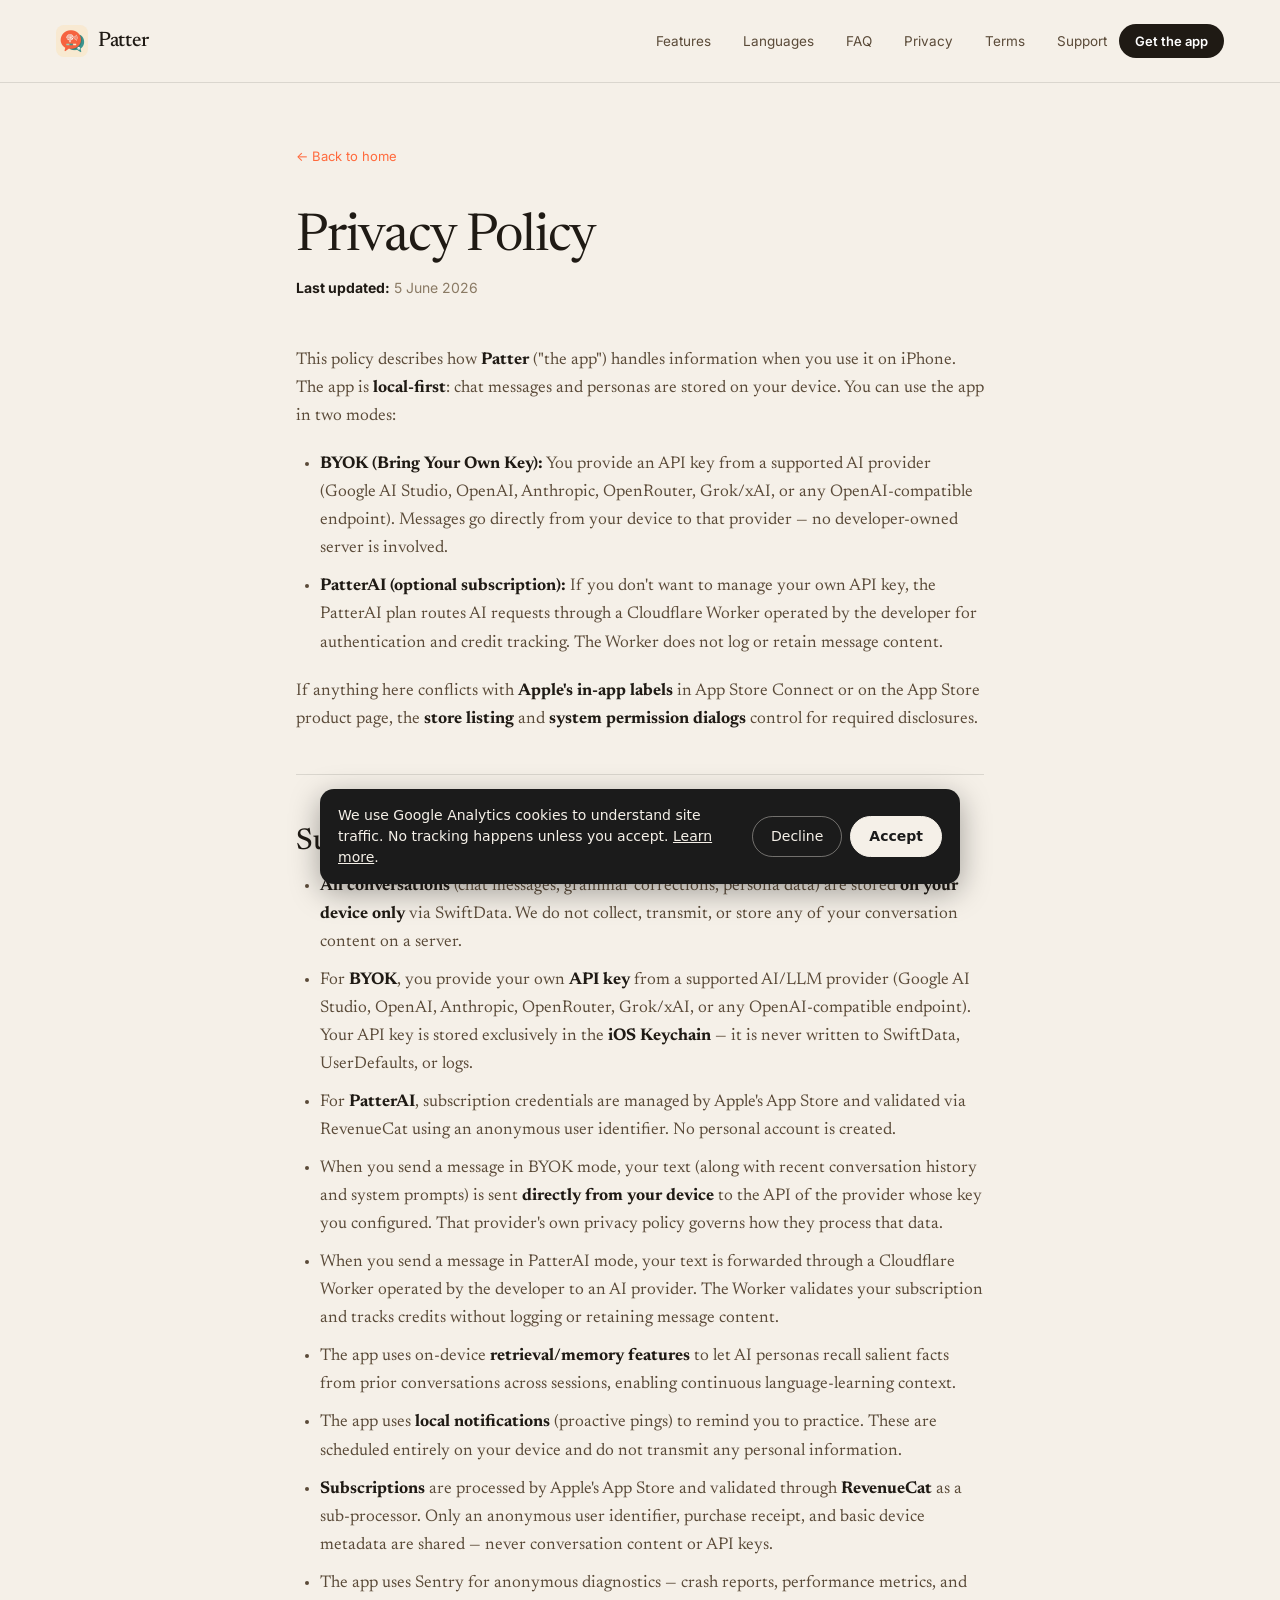
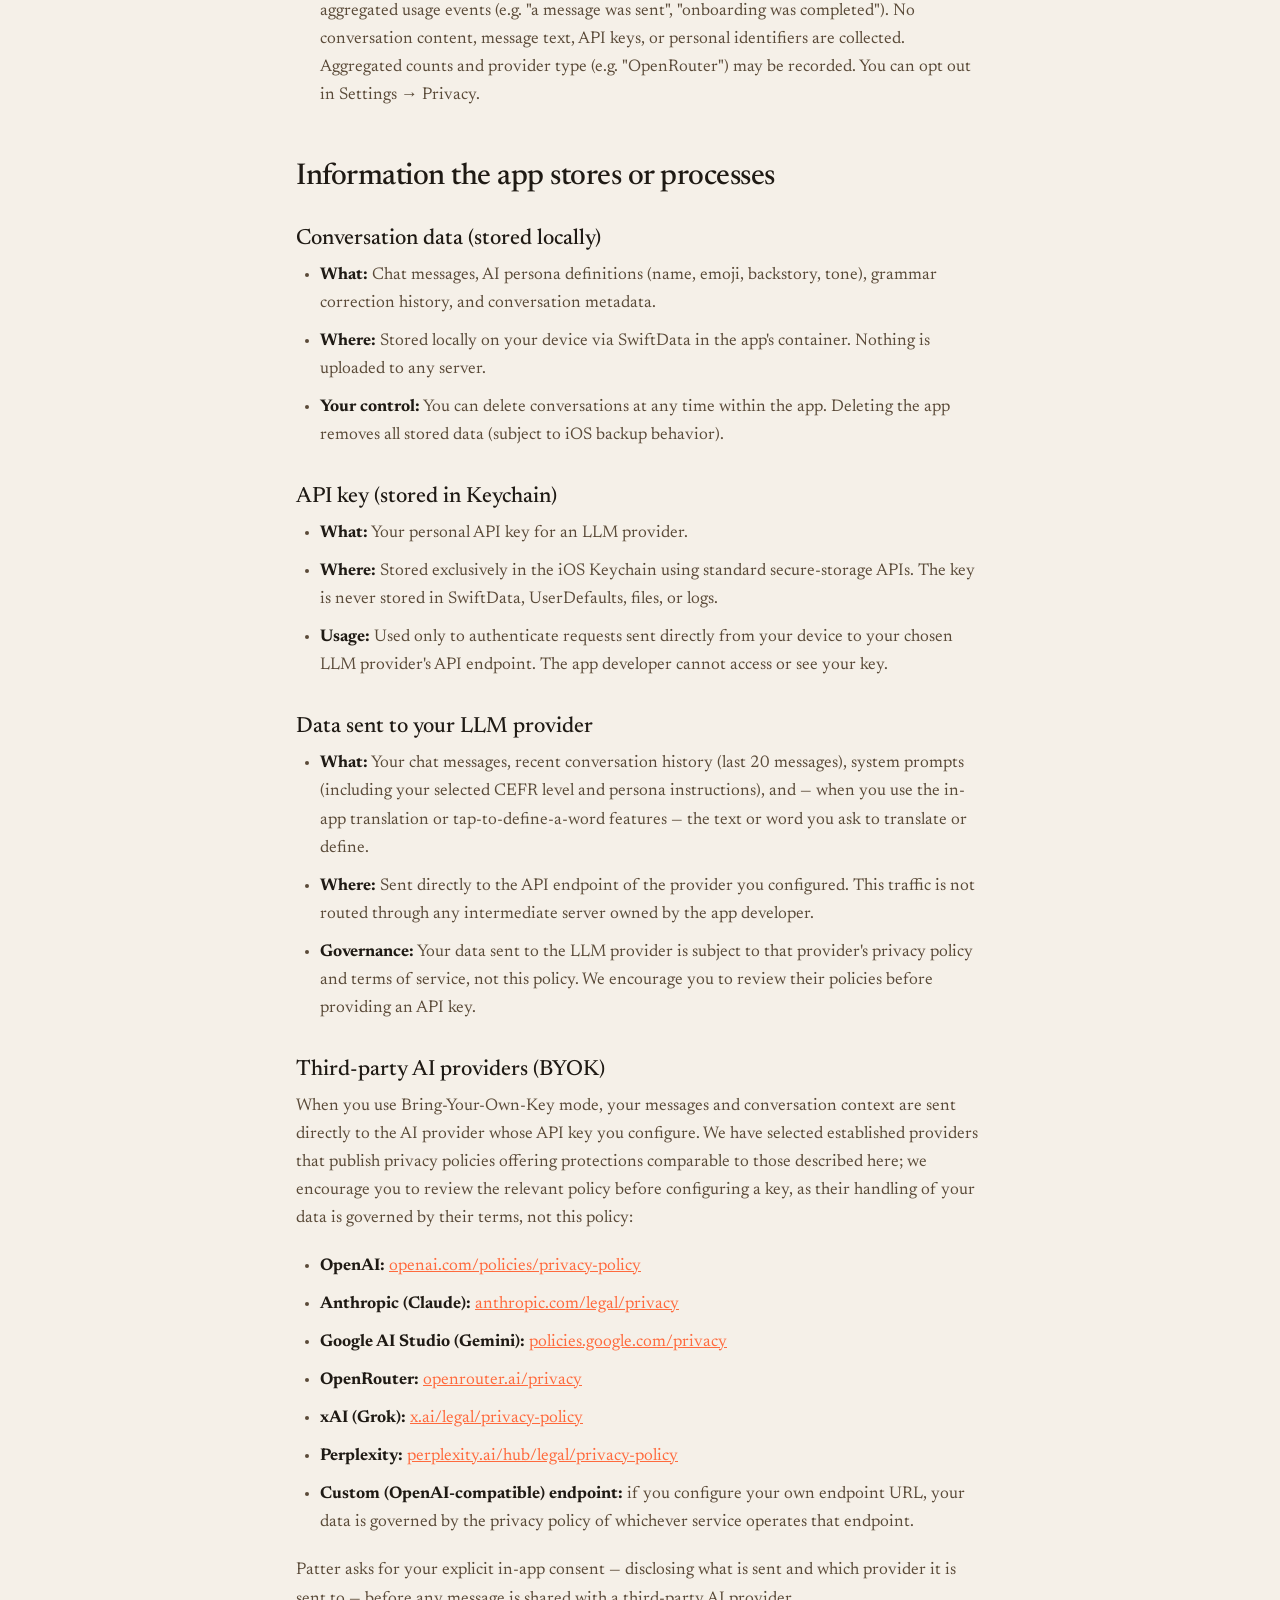
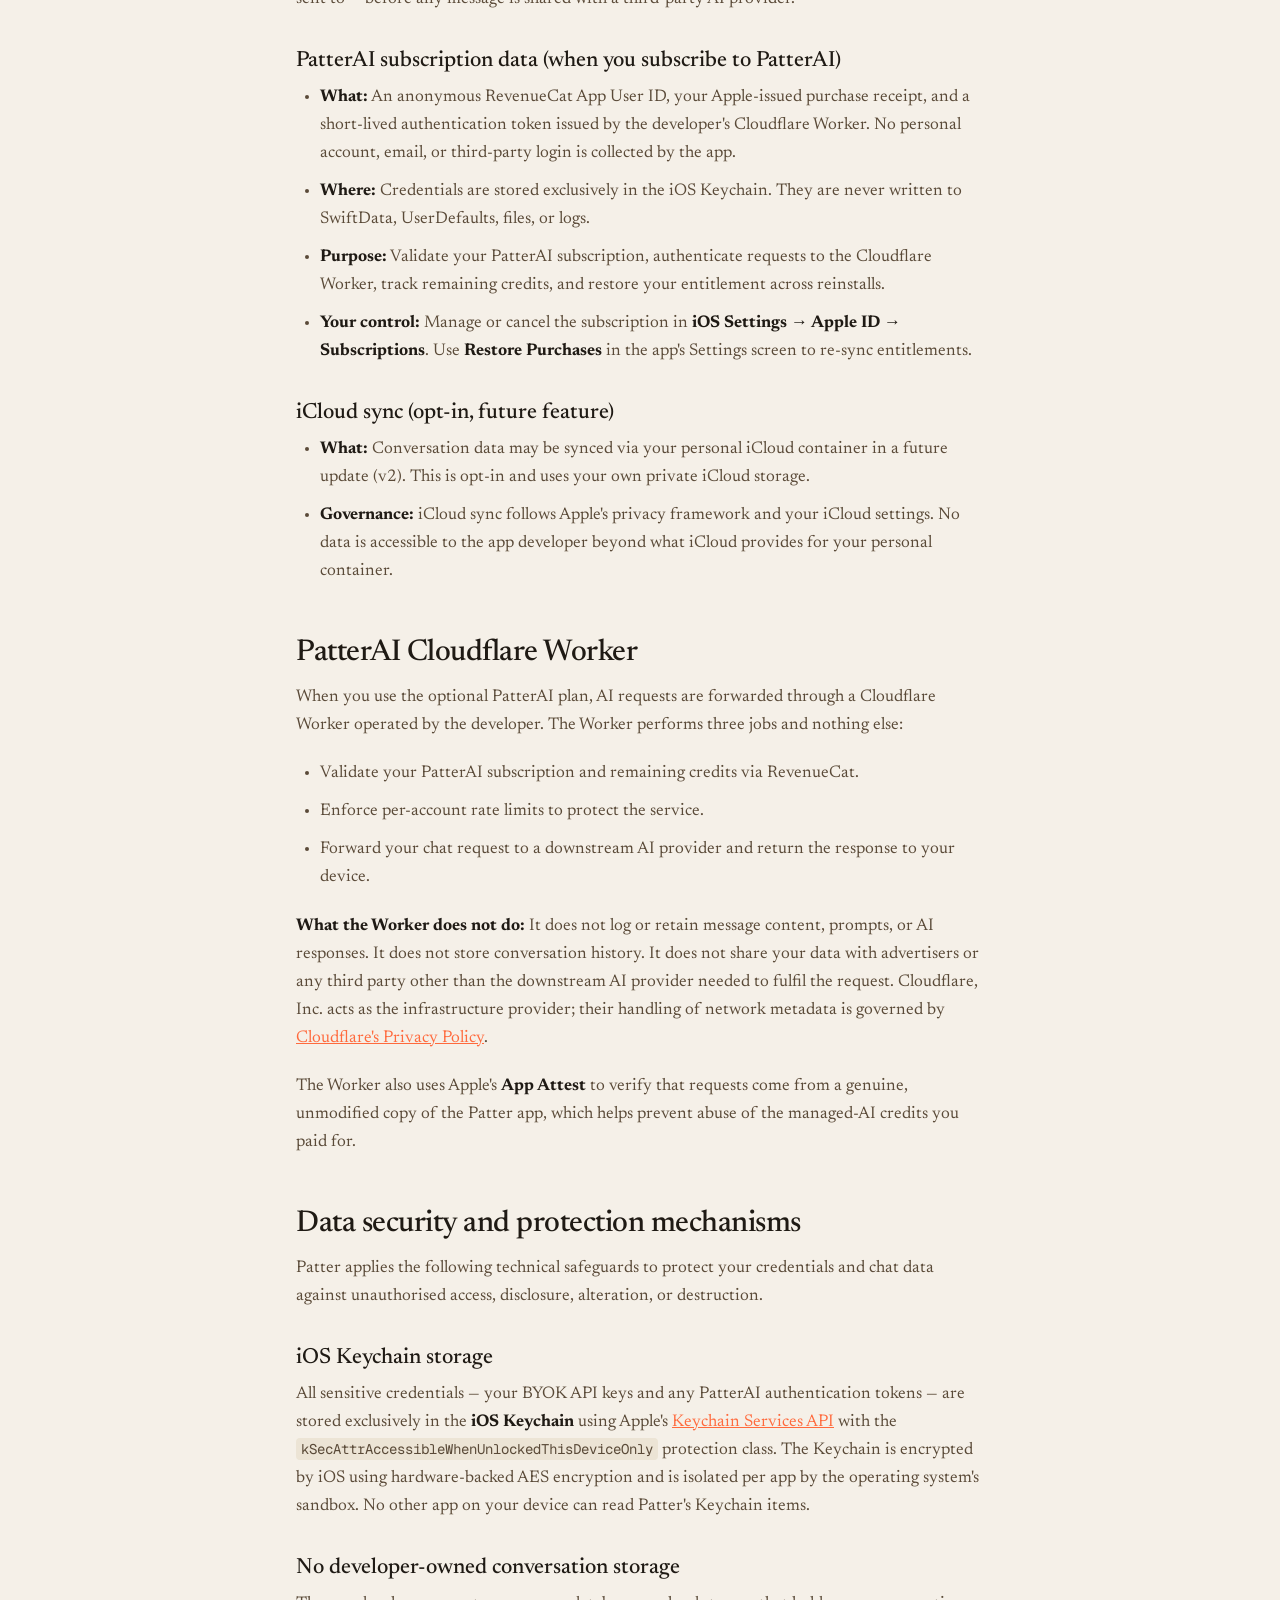
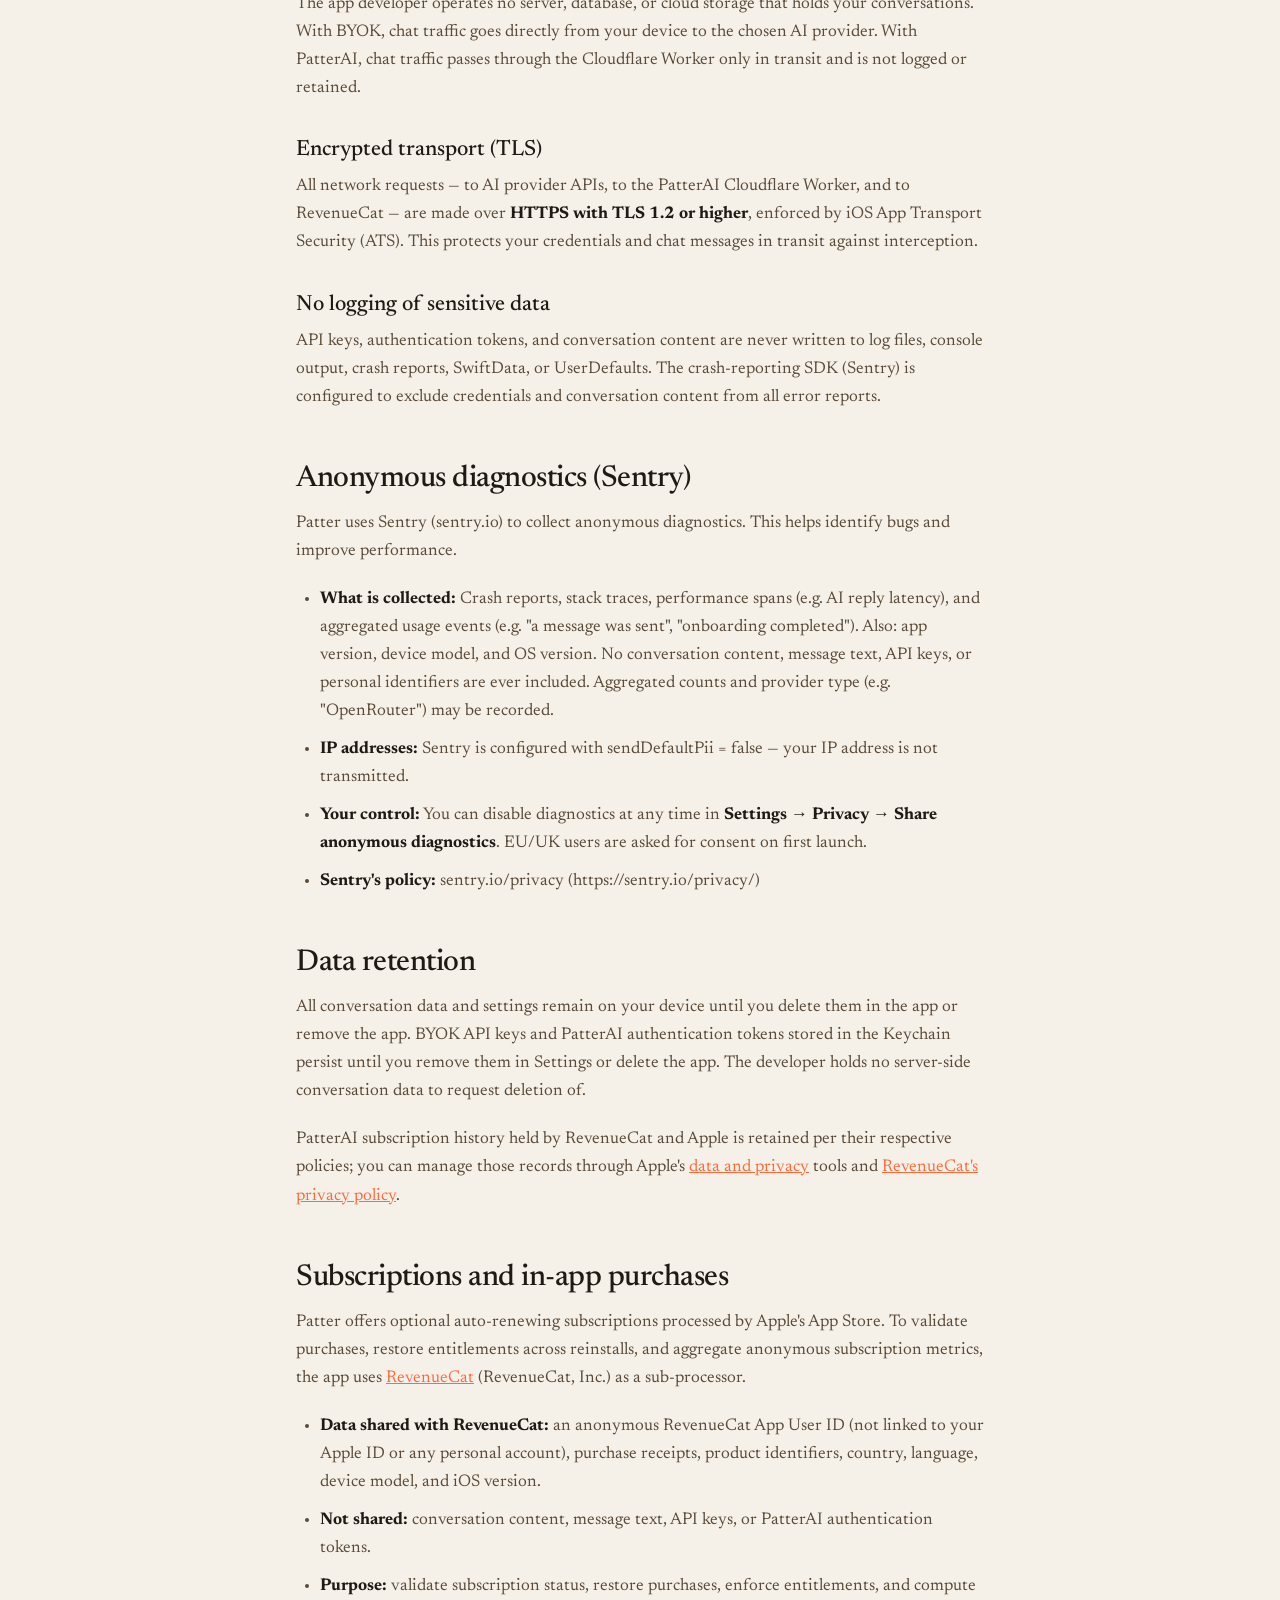
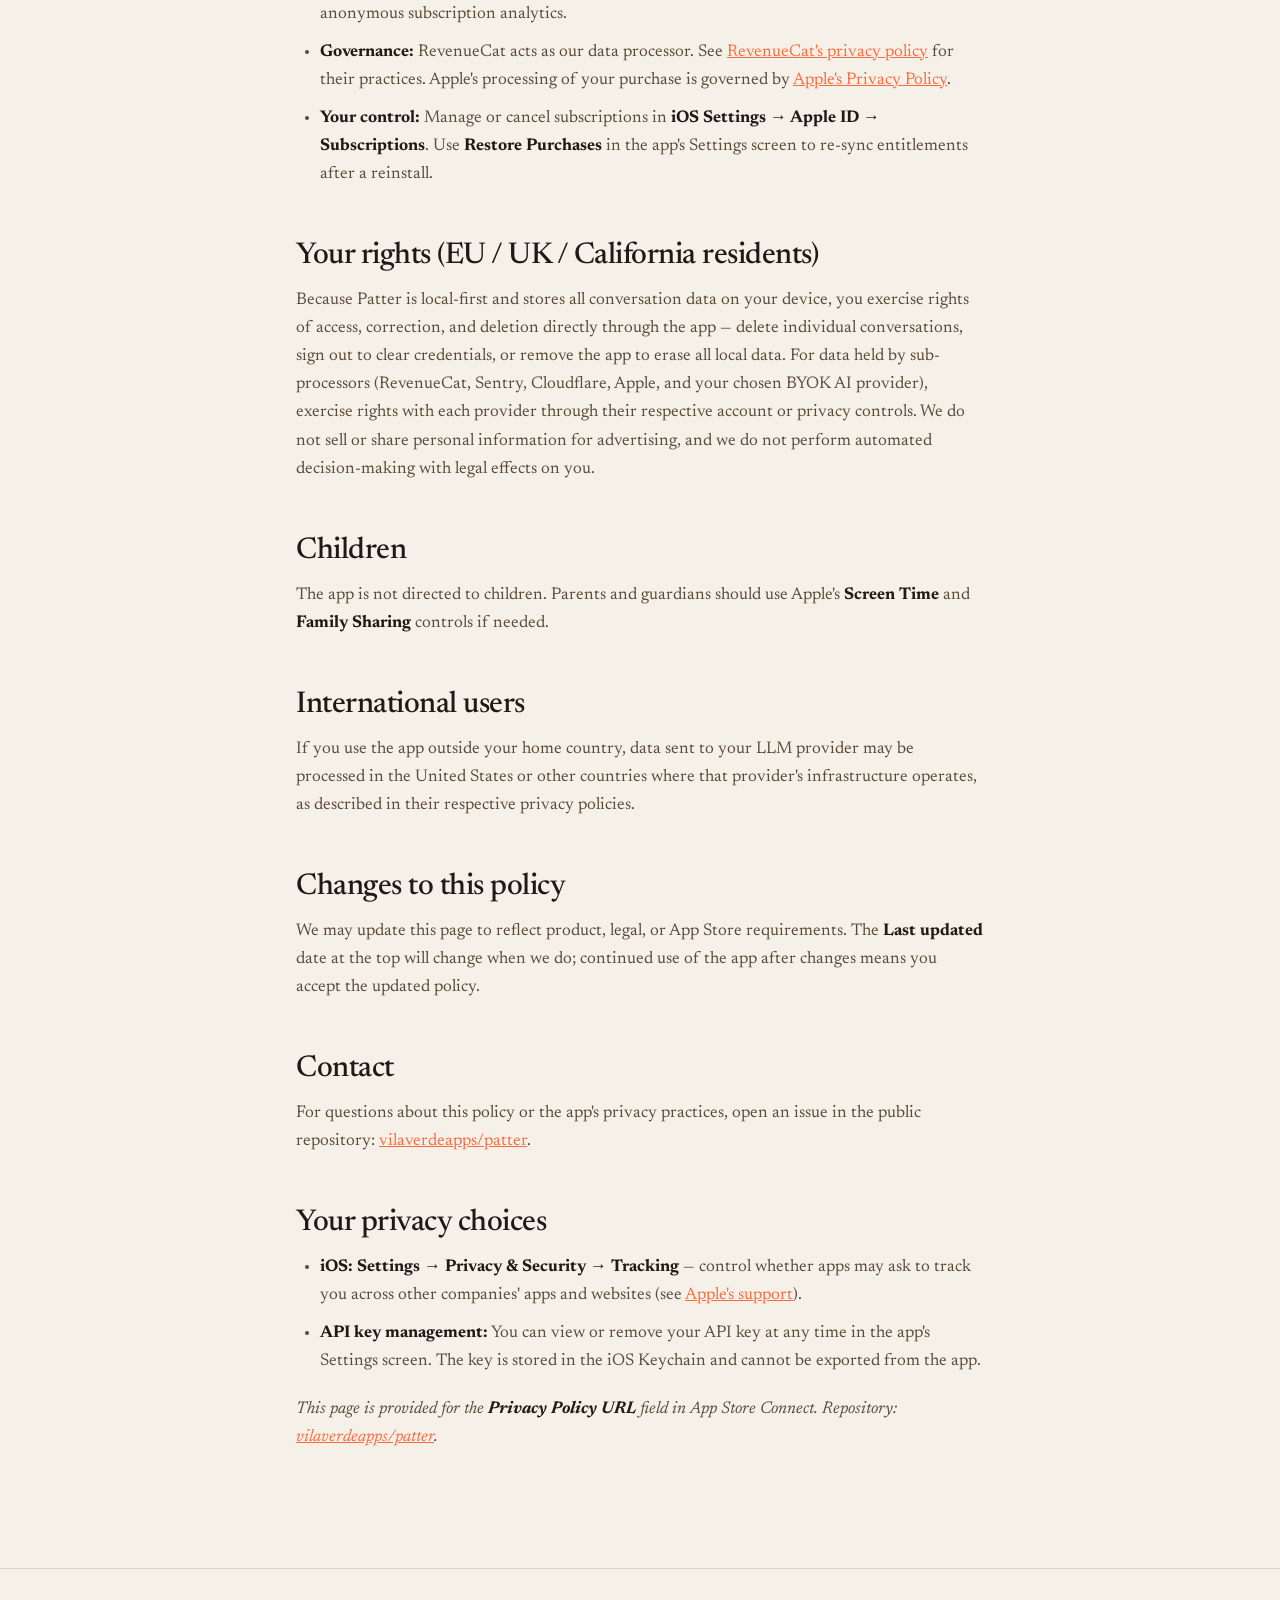
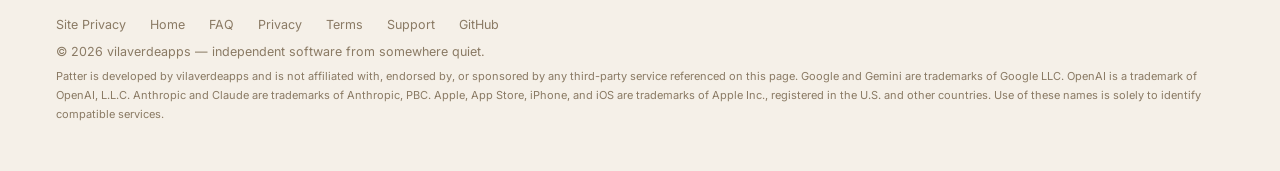
<file: patter/PRIVACY.html>
<!DOCTYPE html>
<html lang="en-US">
<head>
  <meta charset="utf-8" />
  <meta name="viewport" content="width=device-width, initial-scale=1" />
  <title>Privacy Policy — Patter</title>
  <meta name="description" content="How Patter handles information on iPhone: local conversations via SwiftData, your own API key in the Keychain, no developer server." />
  <link rel="canonical" href="https://apps.vilaverde.rocks/patter/PRIVACY.html" />
  <meta name="robots" content="index,follow" />

  <meta property="og:type" content="article" />
  <meta property="og:title" content="Privacy Policy — Patter" />
  <meta property="og:description" content="Patter is a serverless language-learning app. Conversations stay on your device; API keys are stored in the iOS Keychain." />
  <meta property="og:url" content="https://apps.vilaverde.rocks/patter/PRIVACY.html" />

  <link rel="preconnect" href="https://fonts.googleapis.com" />
  <link rel="preconnect" href="https://fonts.gstatic.com" crossorigin />
  <link href="https://fonts.googleapis.com/css2?family=Newsreader:ital,opsz,wght@0,6..72,400;0,6..72,500;0,6..72,600;1,6..72,400;1,6..72,500&family=Inter:wght@400;500;600;700&family=Geist+Mono:wght@400;500&display=swap" rel="stylesheet" />

  <style>
    :root {
      --bg: #f5f0e8;
      --bg-alt: #ece4d5;
      --ink: #1f1a14;
      --ink-soft: #5a4a38;
      --ink-muted: #8a7a64;
      --accent: #FF6A3D;
      --line: rgba(31,26,20,0.12);
      --serif: 'Newsreader', Georgia, serif;
      --sans: 'Inter', system-ui, sans-serif;
      --mono: 'Geist Mono', ui-monospace, monospace;
    }
    *, *::before, *::after { box-sizing: border-box; }
    html, body { margin: 0; padding: 0; background: var(--bg); color: var(--ink); overflow-x: hidden; }

    /* Skip link */
    .skip-link { position: absolute; top: -999px; left: 0; padding: 8px 16px; background: var(--ink); color: #fff; font-family: var(--sans); font-size: 14px; text-decoration: none; z-index: 100; }
    .skip-link:focus { top: 0; }

    /* Nav */
    .pc-nav { display: flex; align-items: center; justify-content: space-between; padding: 24px 56px; border-bottom: 1px solid var(--line); }
    .pc-nav-logo { display: flex; align-items: center; gap: 10px; text-decoration: none; color: var(--ink); }
    .pc-nav-logo img { width: 32px; height: 32px; border-radius: 8px; display: block; }
    .pc-nav-logo-name { font-family: var(--serif); font-size: 21px; font-weight: 500; letter-spacing: -0.3px; }
    .pc-nav-right { display: flex; align-items: center; gap: 12px; }
    .pc-nav-links { display: flex; align-items: center; gap: 32px; font-family: var(--sans); font-size: 13.5px; color: var(--ink-soft); }
    .pc-nav-links a { text-decoration: none; color: inherit; }
    .pc-nav-links a:hover { color: var(--ink); }
    .pc-nav-cta { font-family: var(--sans); font-size: 13px; font-weight: 600; color: #fff !important; background: var(--ink); padding: 9px 16px; border-radius: 999px; white-space: nowrap; text-decoration: none; }

    /* Prose */
    .pc-prose-wrap { max-width: 800px; margin: 0 auto; padding: 64px 56px 96px; }
    .pc-back { display: inline-block; font-family: var(--sans); font-size: 13px; color: var(--ink-muted); text-decoration: none; margin-bottom: 48px; }
    .pc-back:hover { color: var(--ink); }
    .pc-prose-wrap h1 { font-family: var(--serif); font-size: 52px; font-weight: 400; letter-spacing: -1.2px; line-height: 1.0; margin: 0 0 12px; color: var(--ink); }
    .pc-prose-wrap .meta { font-family: var(--sans); font-size: 14px; color: var(--ink-muted); margin: 0 0 48px; }
    .pc-prose-wrap h2 { font-family: var(--serif); font-size: 30px; font-weight: 500; letter-spacing: -0.5px; margin: 52px 0 16px; color: var(--ink); }
    .pc-prose-wrap h3 { font-family: var(--serif); font-size: 22px; font-weight: 500; margin: 36px 0 12px; color: var(--ink); }
    .pc-prose-wrap p { font-family: var(--serif); font-size: 17px; line-height: 1.65; color: var(--ink-soft); margin: 0 0 20px; }
    .pc-prose-wrap li { font-family: var(--serif); font-size: 17px; line-height: 1.65; color: var(--ink-soft); margin-bottom: 10px; }
    .pc-prose-wrap ul, .pc-prose-wrap ol { padding-left: 1.5em; margin: 0 0 20px; }
    .pc-prose-wrap strong { color: var(--ink); }
    .pc-prose-wrap a { color: var(--accent); }
    .pc-prose-wrap hr { border: 0; border-top: 1px solid var(--line); margin: 40px 0; }
    .pc-prose-wrap em { font-style: italic; }
    .pc-prose-wrap code { font-family: var(--mono); font-size: 14px; background: var(--bg-alt); padding: 2px 5px; border-radius: 4px; }
    .pc-prose-wrap table { width: 100%; border-collapse: collapse; margin: 0 0 20px; font-family: var(--sans); font-size: 14px; }
    .pc-prose-wrap th { text-align: left; font-weight: 600; color: var(--ink); padding: 10px 14px; border-bottom: 2px solid var(--line); }
    .pc-prose-wrap td { padding: 10px 14px; border-bottom: 1px solid var(--line); color: var(--ink-soft); vertical-align: top; }
    .pc-prose-wrap tr:last-child td { border-bottom: none; }
    .pc-prose-wrap table { overflow-x: auto; display: block; }

    /* Footer */
    .pc-footer { padding: 48px 56px; background: var(--bg); border-top: 1px solid var(--line); }
    .pc-footer-inner { max-width: 1280px; margin: 0 auto; }
    .pc-footer-links { display: flex; gap: 24px; margin-bottom: 12px; }
    .pc-footer-links a { font-family: var(--sans); font-size: 12.5px; color: var(--ink-muted); text-decoration: none; }
    .pc-footer-links a:hover { color: var(--ink); }
    .pc-footer-copy { font-family: var(--sans); font-size: 12.5px; color: var(--ink-muted); margin: 0 0 8px; }
    .pc-footer-legal { font-family: var(--sans); font-size: 11px; color: var(--ink-muted); line-height: 1.7; margin: 0; }

    @media (max-width: 900px) {
      .pc-nav { padding: 18px 32px; }
      .pc-prose-wrap { padding: 48px 32px 72px; }
      .pc-footer { padding: 32px 32px; }
    }

    @media (max-width: 600px) {
      .pc-nav { padding: 14px 20px; }
      .pc-nav-links { display: none; }
      .pc-prose-wrap { padding: 32px 20px 56px; }
      .pc-prose-wrap h1 { font-size: clamp(32px, 9vw, 44px); }
      .pc-footer { padding: 24px 20px; }
    }
  </style>
    <script src="/assets/analytics.js" defer></script>
  </head>
<body>
  <a class="skip-link" href="#main">Skip to content</a>

  <nav class="pc-nav" aria-label="Primary">
    <a class="pc-nav-logo" href="/patter/">
      <img src="/assets/patter-icon.png" alt="" />
      <span class="pc-nav-logo-name">Patter</span>
    </a>
    <div class="pc-nav-right">
      <div class="pc-nav-links">
        <a href="/patter/#features">Features</a>
        <a href="/patter/#languages">Languages</a>
        <a href="/patter/FAQ.html">FAQ</a>
        <a href="/patter/PRIVACY.html">Privacy</a>
        <a href="/patter/TERMS.html">Terms</a>
        <a href="/patter/SUPPORT.html">Support</a>
      </div>
      <a class="pc-nav-cta" href="https://apps.apple.com/us/app/patter-language-learning/id6762643113">Get the app</a>
    </div>
  </nav>

  <main id="main">
    <div class="pc-prose-wrap">
      <a class="pc-back" href="/patter/">← Back to home</a>
      <article>
        <h1>Privacy Policy</h1>
        <p class="meta"><strong>Last updated:</strong> 5 June 2026</p>

        <p>
          This policy describes how <strong>Patter</strong> ("the app") handles information when you use it on
          iPhone. The app is <strong>local-first</strong>: chat messages and personas are stored on your device.
          You can use the app in two modes:
        </p>
        <ul>
          <li>
            <strong>BYOK (Bring Your Own Key):</strong> You provide an API key from a supported AI provider
            (Google AI Studio, OpenAI, Anthropic, OpenRouter, Grok/xAI, or any OpenAI-compatible endpoint).
            Messages go directly from your device to that provider — no developer-owned server is involved.
          </li>
          <li>
            <strong>PatterAI (optional subscription):</strong> If you don't want to manage your own API key, the
            PatterAI plan routes AI requests through a Cloudflare Worker operated by the developer for
            authentication and credit tracking. The Worker does not log or retain message content.
          </li>
        </ul>
        <p>
          If anything here conflicts with <strong>Apple's in-app labels</strong> in App Store Connect or on the
          App Store product page, the <strong>store listing</strong> and <strong>system permission
          dialogs</strong> control for required disclosures.
        </p>

        <hr />

        <h2>Summary</h2>
        <ul>
          <li>
            <strong>All conversations</strong> (chat messages, grammar corrections, persona data) are stored
            <strong>on your device only</strong> via SwiftData. We do not collect, transmit, or store any of your
            conversation content on a server.
          </li>
          <li>
            For <strong>BYOK</strong>, you provide your own <strong>API key</strong> from a supported AI/LLM
            provider (Google AI Studio, OpenAI, Anthropic, OpenRouter, Grok/xAI, or any OpenAI-compatible
            endpoint). Your API key is stored exclusively in the <strong>iOS Keychain</strong> — it is never
            written to SwiftData, UserDefaults, or logs.
          </li>
          <li>
            For <strong>PatterAI</strong>, subscription credentials are managed by Apple's App Store and validated
            via RevenueCat using an anonymous user identifier. No personal account is created.
          </li>
          <li>
            When you send a message in BYOK mode, your text (along with recent conversation history and system
            prompts) is sent <strong>directly from your device</strong> to the API of the provider whose key you
            configured. That provider's own privacy policy governs how they process that data.
          </li>
          <li>
            When you send a message in PatterAI mode, your text is forwarded through a Cloudflare Worker operated
            by the developer to an AI provider. The Worker validates your subscription and tracks credits without
            logging or retaining message content.
          </li>
          <li>
            The app uses on-device <strong>retrieval/memory features</strong> to let AI personas recall salient
            facts from prior conversations across sessions, enabling continuous language-learning context.
          </li>
          <li>
            The app uses <strong>local notifications</strong> (proactive pings) to remind you to practice. These are
            scheduled entirely on your device and do not transmit any personal information.
          </li>
          <li>
            <strong>Subscriptions</strong> are processed by Apple's App Store and validated through
            <strong>RevenueCat</strong> as a sub-processor. Only an anonymous user identifier, purchase receipt,
            and basic device metadata are shared — never conversation content or API keys.
          </li>
          <li>
            The app uses Sentry for anonymous diagnostics — crash reports, performance metrics, and aggregated usage events (e.g. "a message was sent", "onboarding was completed"). No conversation content, message text, API keys, or personal identifiers are collected. Aggregated counts and provider type (e.g. "OpenRouter") may be recorded. You can opt out in Settings → Privacy.
          </li>
        </ul>

        <h2>Information the app stores or processes</h2>

        <h3>Conversation data (stored locally)</h3>
        <ul>
          <li>
            <strong>What:</strong> Chat messages, AI persona definitions (name, emoji, backstory, tone), grammar
            correction history, and conversation metadata.
          </li>
          <li>
            <strong>Where:</strong> Stored locally on your device via SwiftData in the app's container. Nothing is
            uploaded to any server.
          </li>
          <li>
            <strong>Your control:</strong> You can delete conversations at any time within the app. Deleting the
            app removes all stored data (subject to iOS backup behavior).
          </li>
        </ul>

        <h3>API key (stored in Keychain)</h3>
        <ul>
          <li><strong>What:</strong> Your personal API key for an LLM provider.</li>
          <li>
            <strong>Where:</strong> Stored exclusively in the iOS Keychain using standard secure-storage APIs. The
            key is never stored in SwiftData, UserDefaults, files, or logs.
          </li>
          <li>
            <strong>Usage:</strong> Used only to authenticate requests sent directly from your device to your chosen
            LLM provider's API endpoint. The app developer cannot access or see your key.
          </li>
        </ul>

        <h3>Data sent to your LLM provider</h3>
        <ul>
          <li>
            <strong>What:</strong> Your chat messages, recent conversation history (last 20 messages), system prompts
            (including your selected CEFR level and persona instructions), and — when you use the in-app
            translation or tap-to-define-a-word features — the text or word you ask to translate or define.
          </li>
          <li>
            <strong>Where:</strong> Sent directly to the API endpoint of the provider you configured. This traffic is
            not routed through any intermediate server owned by the app developer.
          </li>
          <li>
            <strong>Governance:</strong> Your data sent to the LLM provider is subject to that provider's privacy
            policy and terms of service, not this policy. We encourage you to review their policies before providing
            an API key.
          </li>
        </ul>

        <h3>Third-party AI providers (BYOK)</h3>
        <p>
          When you use Bring-Your-Own-Key mode, your messages and conversation context are sent directly to the AI
          provider whose API key you configure. We have selected established providers that publish privacy policies
          offering protections comparable to those described here; we encourage you to review the relevant policy
          before configuring a key, as their handling of your data is governed by their terms, not this policy:
        </p>
        <ul>
          <li><strong>OpenAI:</strong> <a href="https://openai.com/policies/privacy-policy/" rel="noopener noreferrer">openai.com/policies/privacy-policy</a></li>
          <li><strong>Anthropic (Claude):</strong> <a href="https://www.anthropic.com/legal/privacy" rel="noopener noreferrer">anthropic.com/legal/privacy</a></li>
          <li><strong>Google AI Studio (Gemini):</strong> <a href="https://policies.google.com/privacy" rel="noopener noreferrer">policies.google.com/privacy</a></li>
          <li><strong>OpenRouter:</strong> <a href="https://openrouter.ai/privacy" rel="noopener noreferrer">openrouter.ai/privacy</a></li>
          <li><strong>xAI (Grok):</strong> <a href="https://x.ai/legal/privacy-policy" rel="noopener noreferrer">x.ai/legal/privacy-policy</a></li>
          <li><strong>Perplexity:</strong> <a href="https://www.perplexity.ai/hub/legal/privacy-policy" rel="noopener noreferrer">perplexity.ai/hub/legal/privacy-policy</a></li>
          <li>
            <strong>Custom (OpenAI-compatible) endpoint:</strong> if you configure your own endpoint URL, your data
            is governed by the privacy policy of whichever service operates that endpoint.
          </li>
        </ul>
        <p>
          Patter asks for your explicit in-app consent — disclosing what is sent and which provider it is sent to —
          before any message is shared with a third-party AI provider.
        </p>

        <h3>PatterAI subscription data (when you subscribe to PatterAI)</h3>
        <ul>
          <li>
            <strong>What:</strong> An anonymous RevenueCat App User ID, your Apple-issued purchase receipt, and a
            short-lived authentication token issued by the developer's Cloudflare Worker. No personal account,
            email, or third-party login is collected by the app.
          </li>
          <li>
            <strong>Where:</strong> Credentials are stored exclusively in the iOS Keychain. They are never written
            to SwiftData, UserDefaults, files, or logs.
          </li>
          <li>
            <strong>Purpose:</strong> Validate your PatterAI subscription, authenticate requests to the Cloudflare
            Worker, track remaining credits, and restore your entitlement across reinstalls.
          </li>
          <li>
            <strong>Your control:</strong> Manage or cancel the subscription in
            <strong>iOS Settings → Apple ID → Subscriptions</strong>. Use <strong>Restore Purchases</strong> in
            the app's Settings screen to re-sync entitlements.
          </li>
        </ul>

        <h3>iCloud sync (opt-in, future feature)</h3>
        <ul>
          <li>
            <strong>What:</strong> Conversation data may be synced via your personal iCloud container in a future
            update (v2). This is opt-in and uses your own private iCloud storage.
          </li>
          <li>
            <strong>Governance:</strong> iCloud sync follows Apple's privacy framework and your iCloud settings. No
            data is accessible to the app developer beyond what iCloud provides for your personal container.
          </li>
        </ul>

        <h2>PatterAI Cloudflare Worker</h2>
        <p>
          When you use the optional PatterAI plan, AI requests are forwarded through a Cloudflare Worker operated
          by the developer. The Worker performs three jobs and nothing else:
        </p>
        <ul>
          <li>Validate your PatterAI subscription and remaining credits via RevenueCat.</li>
          <li>Enforce per-account rate limits to protect the service.</li>
          <li>Forward your chat request to a downstream AI provider and return the response to your device.</li>
        </ul>
        <p>
          <strong>What the Worker does not do:</strong> It does not log or retain message content, prompts, or AI
          responses. It does not store conversation history. It does not share your data with advertisers or any
          third party other than the downstream AI provider needed to fulfil the request. Cloudflare, Inc. acts as
          the infrastructure provider; their handling of network metadata is governed by
          <a href="https://www.cloudflare.com/privacypolicy/" rel="noopener noreferrer">Cloudflare's Privacy Policy</a>.
        </p>
        <p>
          The Worker also uses Apple's <strong>App Attest</strong> to verify that requests come from a genuine,
          unmodified copy of the Patter app, which helps prevent abuse of the managed-AI credits you paid for.
        </p>

        <h2>Data security and protection mechanisms</h2>
        <p>
          Patter applies the following technical safeguards to protect your credentials and chat data against
          unauthorised access, disclosure, alteration, or destruction.
        </p>

        <h3>iOS Keychain storage</h3>
        <p>
          All sensitive credentials — your BYOK API keys and any PatterAI authentication tokens — are stored
          exclusively in the <strong>iOS Keychain</strong> using Apple's
          <a href="https://developer.apple.com/documentation/security/keychain_services" rel="noopener noreferrer">Keychain Services API</a>
          with the <code>kSecAttrAccessibleWhenUnlockedThisDeviceOnly</code> protection class. The Keychain is
          encrypted by iOS using hardware-backed AES encryption and is isolated per app by the operating system's
          sandbox. No other app on your device can read Patter's Keychain items.
        </p>

        <h3>No developer-owned conversation storage</h3>
        <p>
          The app developer operates no server, database, or cloud storage that holds your conversations. With
          BYOK, chat traffic goes directly from your device to the chosen AI provider. With PatterAI, chat traffic
          passes through the Cloudflare Worker only in transit and is not logged or retained.
        </p>

        <h3>Encrypted transport (TLS)</h3>
        <p>
          All network requests — to AI provider APIs, to the PatterAI Cloudflare Worker, and to RevenueCat — are
          made over <strong>HTTPS with TLS 1.2 or higher</strong>, enforced by iOS App Transport Security (ATS).
          This protects your credentials and chat messages in transit against interception.
        </p>

        <h3>No logging of sensitive data</h3>
        <p>
          API keys, authentication tokens, and conversation content are never written to log files, console
          output, crash reports, SwiftData, or UserDefaults. The crash-reporting SDK (Sentry) is configured to
          exclude credentials and conversation content from all error reports.
        </p>

        <h2>Anonymous diagnostics (Sentry)</h2>
        <p>
          Patter uses Sentry (sentry.io) to collect anonymous diagnostics. This helps identify bugs and improve performance.
          <ul>
            <li>
              <strong>What is collected:</strong> Crash reports, stack traces, performance spans (e.g. AI reply latency), and aggregated usage events (e.g. "a message was sent", "onboarding completed"). Also: app version, device model, and OS version. No conversation content, message text, API keys, or personal identifiers are ever included. Aggregated counts and provider type (e.g. "OpenRouter") may be recorded.
            </li>
            <li>
              <strong>IP addresses:</strong> Sentry is configured with sendDefaultPii = false — your IP address is not transmitted.
            </li>
            <li>
              <strong>Your control:</strong> You can disable diagnostics at any time in <strong>Settings → Privacy → Share anonymous diagnostics</strong>. EU/UK users are asked for
              consent on first launch.
            </li>
            <li>
              <strong>Sentry's policy:</strong> sentry.io/privacy (https://sentry.io/privacy/)
            </li>
          </ul>
        </p>

        <h2>Data retention</h2>
        <p>
          All conversation data and settings remain on your device until you delete them in the app or remove the
          app. BYOK API keys and PatterAI authentication tokens stored in the Keychain persist until you remove
          them in Settings or delete the app. The developer holds no server-side conversation data to request
          deletion of.
        </p>
        <p>
          PatterAI subscription history held by RevenueCat and Apple is retained per their respective policies;
          you can manage those records through Apple's
          <a href="https://support.apple.com/HT204939" rel="noopener noreferrer">data and privacy</a> tools and
          <a href="https://www.revenuecat.com/privacy/" rel="noopener noreferrer">RevenueCat's privacy policy</a>.
        </p>

        <h2>Subscriptions and in-app purchases</h2>
        <p>
          Patter offers optional auto-renewing subscriptions processed by Apple's App Store. To validate purchases,
          restore entitlements across reinstalls, and aggregate anonymous subscription metrics, the app uses
          <a href="https://www.revenuecat.com/" rel="noopener noreferrer">RevenueCat</a> (RevenueCat, Inc.) as a
          sub-processor.
        </p>
        <ul>
          <li>
            <strong>Data shared with RevenueCat:</strong> an anonymous RevenueCat App User ID (not linked to your
            Apple ID or any personal account), purchase receipts, product identifiers, country, language, device
            model, and iOS version.
          </li>
          <li>
            <strong>Not shared:</strong> conversation content, message text, API keys, or PatterAI authentication
            tokens.
          </li>
          <li>
            <strong>Purpose:</strong> validate subscription status, restore purchases, enforce entitlements, and
            compute anonymous subscription analytics.
          </li>
          <li>
            <strong>Governance:</strong> RevenueCat acts as our data processor. See
            <a href="https://www.revenuecat.com/privacy/" rel="noopener noreferrer">RevenueCat's privacy policy</a>
            for their practices. Apple's processing of your purchase is governed by
            <a href="https://www.apple.com/legal/privacy/" rel="noopener noreferrer">Apple's Privacy Policy</a>.
          </li>
          <li>
            <strong>Your control:</strong> Manage or cancel subscriptions in
            <strong>iOS Settings → Apple ID → Subscriptions</strong>. Use <strong>Restore Purchases</strong> in the
            app's Settings screen to re-sync entitlements after a reinstall.
          </li>
        </ul>

        <h2>Your rights (EU / UK / California residents)</h2>
        <p>
          Because Patter is local-first and stores all conversation data on your device, you exercise rights of
          access, correction, and deletion directly through the app — delete individual conversations, sign out to
          clear credentials, or remove the app to erase all local data. For data held by sub-processors
          (RevenueCat, Sentry, Cloudflare, Apple, and your chosen BYOK AI provider), exercise rights with each
          provider through their respective account or privacy controls. We do not sell or share personal
          information for advertising, and we do not perform automated decision-making with legal effects on you.
        </p>

        <h2>Children</h2>
        <p>
          The app is not directed to children. Parents and guardians should use Apple's
          <strong>Screen Time</strong> and <strong>Family Sharing</strong> controls if needed.
        </p>

        <h2>International users</h2>
        <p>
          If you use the app outside your home country, data sent to your LLM provider may be processed in the
          United States or other countries where that provider's infrastructure operates, as described in their
          respective privacy policies.
        </p>

        <h2>Changes to this policy</h2>
        <p>
          We may update this page to reflect product, legal, or App Store requirements. The
          <strong>Last updated</strong> date at the top will change when we do; continued use of the app after
          changes means you accept the updated policy.
        </p>

        <h2>Contact</h2>
        <p>
          For questions about this policy or the app's privacy practices, open an issue in the public
          repository: <a href="https://github.com/vilaverdeapps/patter">vilaverdeapps/patter</a>.
        </p>

        <h2>Your privacy choices</h2>
        <ul>
          <li>
            <strong>iOS:</strong> <strong>Settings → Privacy &amp; Security → Tracking</strong> — control
            whether apps may ask to track you across other companies' apps and websites (see
            <a href="https://support.apple.com/102483">Apple's support</a>).
          </li>
          <li>
            <strong>API key management:</strong> You can view or remove your API key at any time in the app's
            Settings screen. The key is stored in the iOS Keychain and cannot be exported from the app.
          </li>
        </ul>

        <p>
          <em>This page is provided for the <strong>Privacy Policy URL</strong> field in App Store Connect.
          Repository: <a href="https://github.com/vilaverdeapps/patter">vilaverdeapps/patter</a>.</em>
        </p>
      </article>
    </div>
  </main>

  <footer class="pc-footer">
    <div class="pc-footer-inner">
      <div class="pc-footer-links">
        <a href="/site-privacy.html">Site Privacy</a>
        <a href="/patter/">Home</a>
        <a href="/patter/FAQ.html">FAQ</a>
        <a href="/patter/PRIVACY.html">Privacy</a>
        <a href="/patter/TERMS.html">Terms</a>
        <a href="/patter/SUPPORT.html">Support</a>
        <a href="https://github.com/vilaverdeapps/patter" rel="noopener noreferrer">GitHub</a>
      </div>
      <p class="pc-footer-copy">© 2026 vilaverdeapps — independent software from somewhere quiet.</p>
      <p class="pc-footer-legal">
        Patter is developed by vilaverdeapps and is not affiliated with, endorsed by, or sponsored by any third-party service referenced on this page.
        Google and Gemini are trademarks of Google LLC.
        OpenAI is a trademark of OpenAI, L.L.C.
        Anthropic and Claude are trademarks of Anthropic, PBC.
        Apple, App Store, iPhone, and iOS are trademarks of Apple Inc., registered in the U.S. and other countries.
        Use of these names is solely to identify compatible services.
      </p>
    </div>
  </footer>
</body>
</html>
</file>
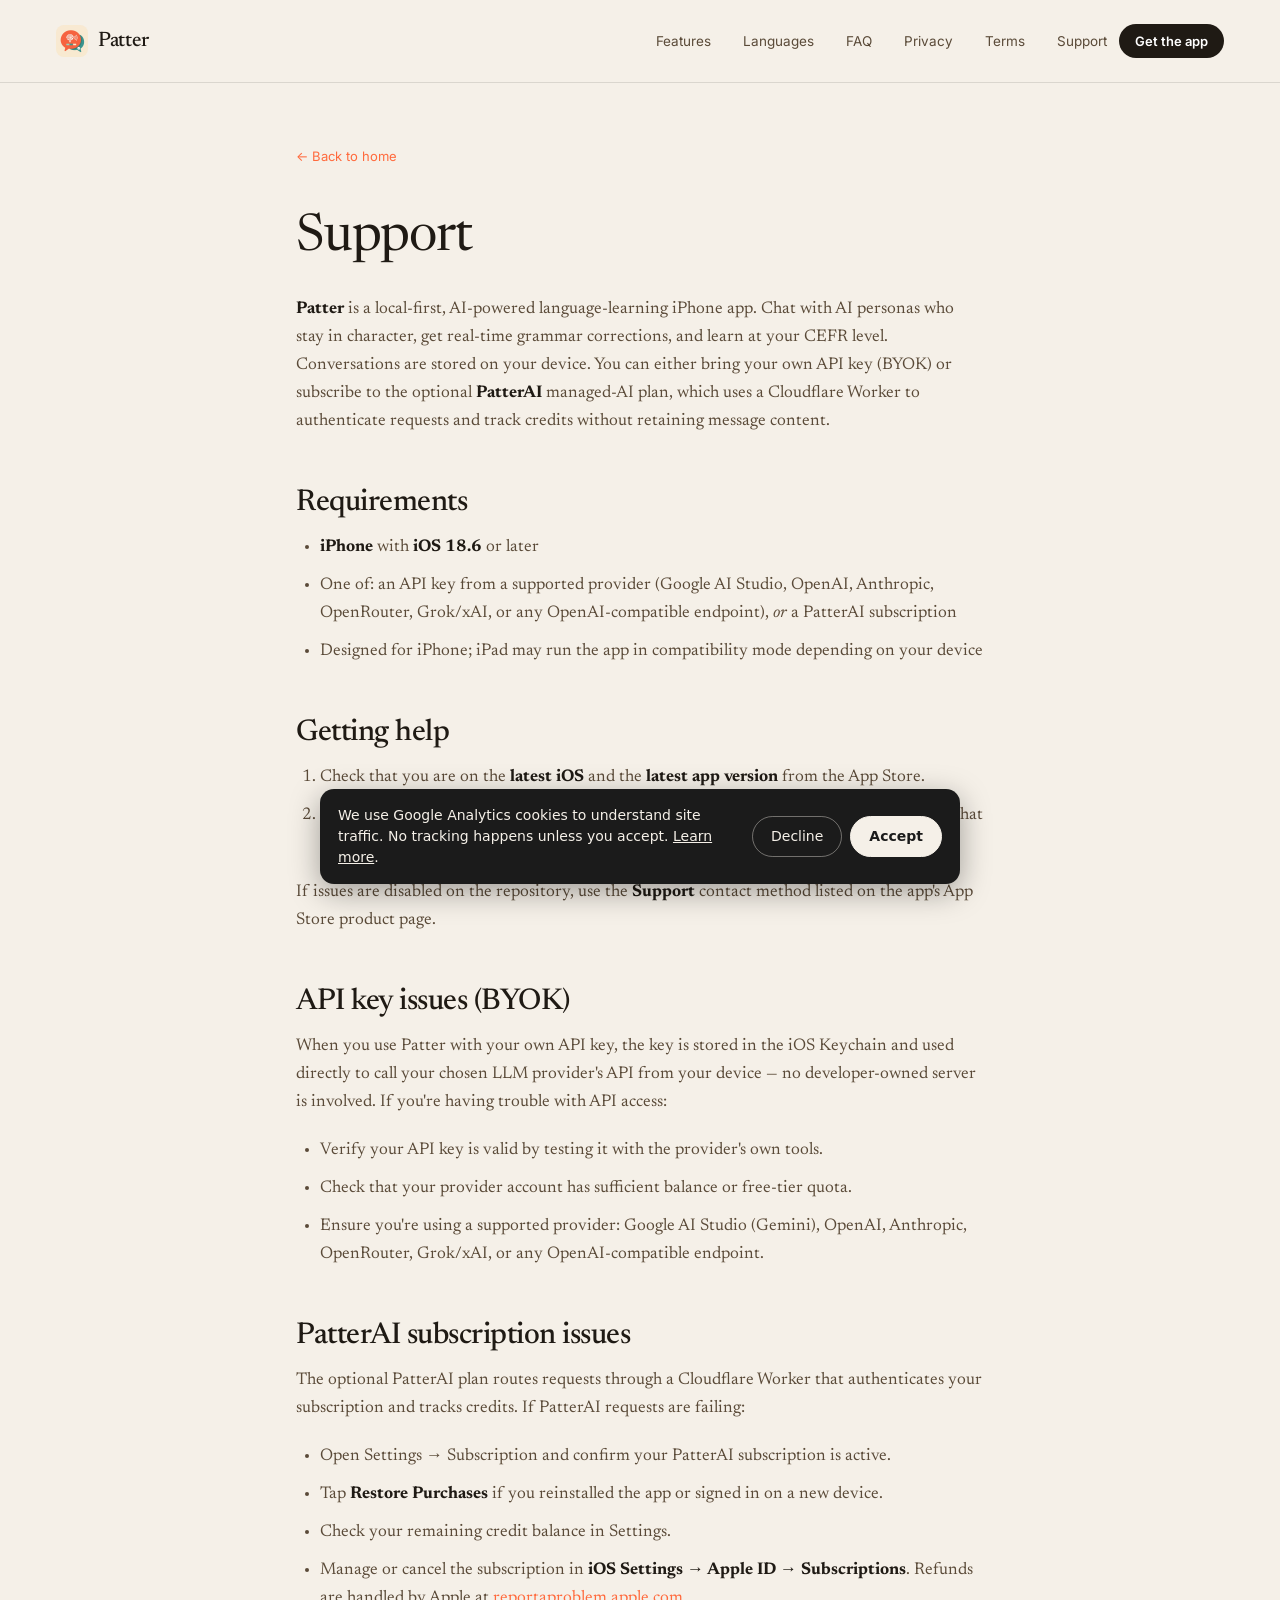
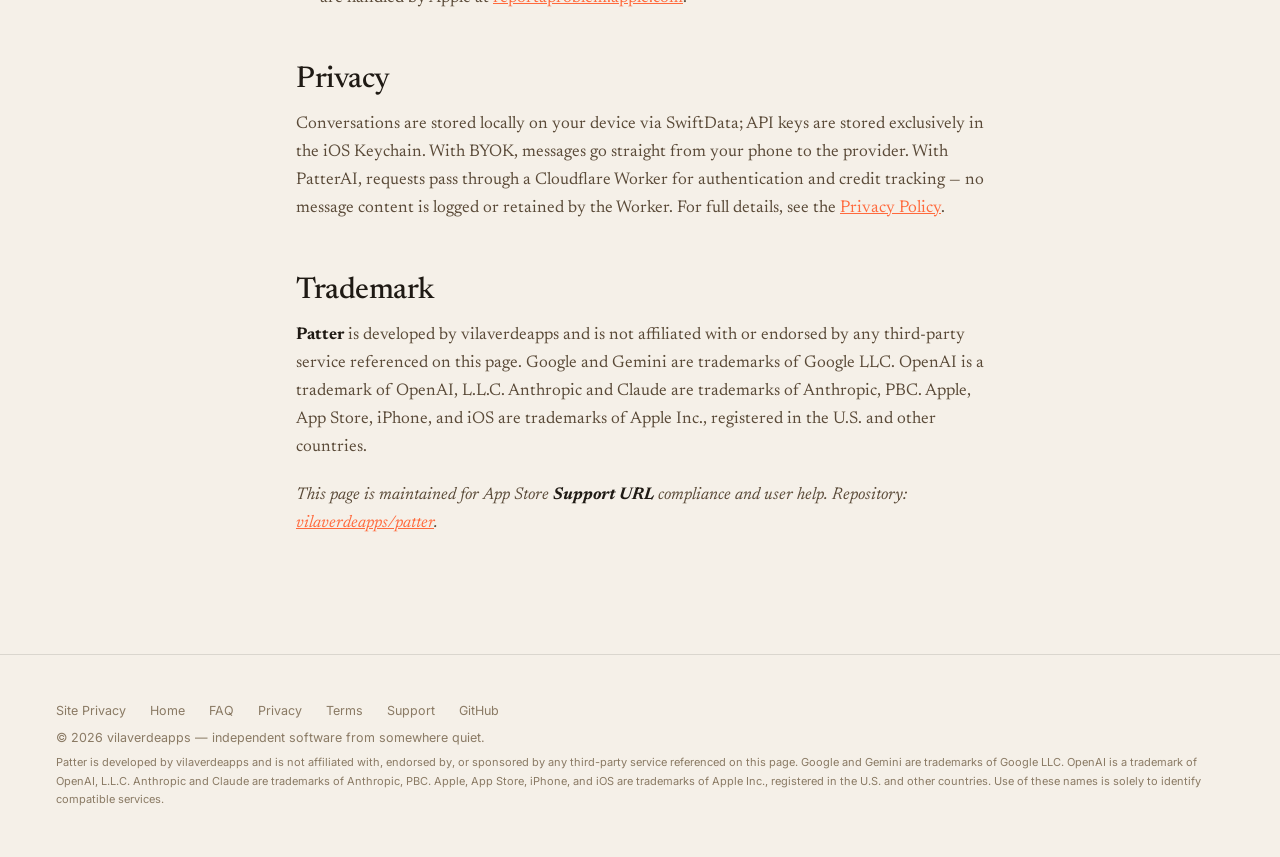
<file: patter/SUPPORT.html>
<!DOCTYPE html>
<html lang="en-US">
<head>
  <meta charset="utf-8" />
  <meta name="viewport" content="width=device-width, initial-scale=1" />
  <title>Support — Patter</title>
  <meta name="description" content="Requirements, troubleshooting, and how to report issues for Patter on iPhone. Serverless AI language-learning app." />
  <link rel="canonical" href="https://apps.vilaverde.rocks/patter/SUPPORT.html" />
  <meta name="robots" content="index,follow" />

  <meta property="og:type" content="article" />
  <meta property="og:title" content="Support — Patter" />
  <meta property="og:description" content="Help for Patter: requirements and how to report a problem or request a feature." />
  <meta property="og:url" content="https://apps.vilaverde.rocks/patter/SUPPORT.html" />

  <link rel="preconnect" href="https://fonts.googleapis.com" />
  <link rel="preconnect" href="https://fonts.gstatic.com" crossorigin />
  <link href="https://fonts.googleapis.com/css2?family=Newsreader:ital,opsz,wght@0,6..72,400;0,6..72,500;0,6..72,600;1,6..72,400;1,6..72,500&family=Inter:wght@400;500;600;700&family=Geist+Mono:wght@400;500&display=swap" rel="stylesheet" />
  <script src="/assets/analytics.js" defer></script>

  <style>
    :root {
      --bg: #f5f0e8;
      --ink: #1f1a14;
      --ink-soft: #5a4a38;
      --ink-muted: #8a7a64;
      --accent: #FF6A3D;
      --line: rgba(31,26,20,0.12);
      --serif: 'Newsreader', Georgia, serif;
      --sans: 'Inter', system-ui, sans-serif;
      --mono: 'Geist Mono', ui-monospace, monospace;
    }
    *, *::before, *::after { box-sizing: border-box; }
    html, body { margin: 0; padding: 0; background: var(--bg); color: var(--ink); overflow-x: hidden; }

    .skip-link { position: absolute; top: -999px; left: 0; padding: 8px 16px; background: var(--ink); color: #fff; font-family: var(--sans); font-size: 14px; text-decoration: none; z-index: 100; }
    .skip-link:focus { top: 0; }

    .pc-nav { display: flex; align-items: center; justify-content: space-between; padding: 24px 56px; border-bottom: 1px solid var(--line); }
    .pc-nav-logo { display: flex; align-items: center; gap: 10px; text-decoration: none; color: var(--ink); }
    .pc-nav-logo img { width: 32px; height: 32px; border-radius: 8px; display: block; }
    .pc-nav-logo-name { font-family: var(--serif); font-size: 21px; font-weight: 500; letter-spacing: -0.3px; }
    .pc-nav-right { display: flex; align-items: center; gap: 12px; }
    .pc-nav-links { display: flex; align-items: center; gap: 32px; font-family: var(--sans); font-size: 13.5px; color: var(--ink-soft); }
    .pc-nav-links a { text-decoration: none; color: inherit; }
    .pc-nav-links a:hover { color: var(--ink); }
    .pc-nav-cta { font-family: var(--sans); font-size: 13px; font-weight: 600; color: #fff !important; background: var(--ink); padding: 9px 16px; border-radius: 999px; white-space: nowrap; text-decoration: none; }

    .pc-prose-wrap { max-width: 800px; margin: 0 auto; padding: 64px 56px 96px; }
    .pc-back { display: inline-block; font-family: var(--sans); font-size: 13px; color: var(--ink-muted); text-decoration: none; margin-bottom: 48px; }
    .pc-back:hover { color: var(--ink); }
    .pc-prose-wrap h1 { font-family: var(--serif); font-size: 52px; font-weight: 400; letter-spacing: -1.2px; line-height: 1.0; margin: 0 0 32px; color: var(--ink); }
    .pc-prose-wrap h2 { font-family: var(--serif); font-size: 30px; font-weight: 500; letter-spacing: -0.5px; margin: 52px 0 16px; color: var(--ink); }
    .pc-prose-wrap h3 { font-family: var(--serif); font-size: 22px; font-weight: 500; margin: 36px 0 12px; color: var(--ink); }
    .pc-prose-wrap p { font-family: var(--serif); font-size: 17px; line-height: 1.65; color: var(--ink-soft); margin: 0 0 20px; }
    .pc-prose-wrap li { font-family: var(--serif); font-size: 17px; line-height: 1.65; color: var(--ink-soft); margin-bottom: 10px; }
    .pc-prose-wrap ul, .pc-prose-wrap ol { padding-left: 1.5em; margin: 0 0 20px; }
    .pc-prose-wrap strong { color: var(--ink); }
    .pc-prose-wrap a { color: var(--accent); }
    .pc-prose-wrap em { font-style: italic; }

    .pc-footer { padding: 48px 56px; background: var(--bg); border-top: 1px solid var(--line); }
    .pc-footer-inner { max-width: 1280px; margin: 0 auto; }
    .pc-footer-links { display: flex; gap: 24px; margin-bottom: 12px; }
    .pc-footer-links a { font-family: var(--sans); font-size: 12.5px; color: var(--ink-muted); text-decoration: none; }
    .pc-footer-links a:hover { color: var(--ink); }
    .pc-footer-copy { font-family: var(--sans); font-size: 12.5px; color: var(--ink-muted); margin: 0 0 8px; }
    .pc-footer-legal { font-family: var(--sans); font-size: 11px; color: var(--ink-muted); line-height: 1.7; margin: 0; }

    @media (max-width: 900px) {
      .pc-nav { padding: 18px 32px; }
      .pc-prose-wrap { padding: 48px 32px 72px; }
      .pc-footer { padding: 32px 32px; }
    }

    @media (max-width: 600px) {
      .pc-nav { padding: 14px 20px; }
      .pc-nav-links { display: none; }
      .pc-prose-wrap { padding: 32px 20px 56px; }
      .pc-prose-wrap h1 { font-size: clamp(32px, 9vw, 44px); }
      .pc-footer { padding: 24px 20px; }
    }
  </style>
</head>
<body>
  <a class="skip-link" href="#main">Skip to content</a>

  <nav class="pc-nav" aria-label="Primary">
    <a class="pc-nav-logo" href="/patter/">
      <img src="/assets/patter-icon.png" alt="" />
      <span class="pc-nav-logo-name">Patter</span>
    </a>
    <div class="pc-nav-right">
      <div class="pc-nav-links">
        <a href="/patter/#features">Features</a>
        <a href="/patter/#languages">Languages</a>
        <a href="/patter/FAQ.html">FAQ</a>
        <a href="/patter/PRIVACY.html">Privacy</a>
        <a href="/patter/TERMS.html">Terms</a>
        <a href="/patter/SUPPORT.html">Support</a>
      </div>
      <a class="pc-nav-cta" href="https://apps.apple.com/us/app/patter-language-learning/id6762643113">Get the app</a>
    </div>
  </nav>

  <main id="main">
    <div class="pc-prose-wrap">
      <a class="pc-back" href="/patter/">← Back to home</a>
      <article>
        <h1>Support</h1>

        <p>
          <strong>Patter</strong> is a local-first, AI-powered language-learning iPhone app. Chat with AI personas
          who stay in character, get real-time grammar corrections, and learn at your CEFR level. Conversations
          are stored on your device. You can either bring your own API key (BYOK) or subscribe to the optional
          <strong>PatterAI</strong> managed-AI plan, which uses a Cloudflare Worker to authenticate requests and
          track credits without retaining message content.
        </p>

        <h2>Requirements</h2>
        <ul>
          <li><strong>iPhone</strong> with <strong>iOS 18.6</strong> or later</li>
          <li>
            One of: an API key from a supported provider (Google AI Studio, OpenAI, Anthropic, OpenRouter, Grok/xAI,
            or any OpenAI-compatible endpoint), <em>or</em> a PatterAI subscription
          </li>
          <li>Designed for iPhone; iPad may run the app in compatibility mode depending on your device</li>
        </ul>

        <h2>Getting help</h2>
        <ol>
          <li>
            Check that you are on the <strong>latest iOS</strong> and the
            <strong>latest app version</strong> from the App Store.
          </li>
          <li>
            If something still looks wrong, open a
            <a href="https://github.com/vilaverdeapps/patter/issues/new">GitHub issue</a>. In the title or
            description, mention what you were doing when the issue occurred (device model and iOS version help
            too).
          </li>
        </ol>
        <p>
          If issues are disabled on the repository, use the <strong>Support</strong> contact method listed on
          the app's App Store product page.
        </p>

        <h2>API key issues (BYOK)</h2>
        <p>
          When you use Patter with your own API key, the key is stored in the iOS Keychain and used directly to
          call your chosen LLM provider's API from your device — no developer-owned server is involved. If you're
          having trouble with API access:
        </p>
        <ul>
          <li>Verify your API key is valid by testing it with the provider's own tools.</li>
          <li>Check that your provider account has sufficient balance or free-tier quota.</li>
          <li>
            Ensure you're using a supported provider: Google AI Studio (Gemini), OpenAI, Anthropic, OpenRouter,
            Grok/xAI, or any OpenAI-compatible endpoint.
          </li>
        </ul>

        <h2>PatterAI subscription issues</h2>
        <p>
          The optional PatterAI plan routes requests through a Cloudflare Worker that authenticates your
          subscription and tracks credits. If PatterAI requests are failing:
        </p>
        <ul>
          <li>Open Settings → Subscription and confirm your PatterAI subscription is active.</li>
          <li>Tap <strong>Restore Purchases</strong> if you reinstalled the app or signed in on a new device.</li>
          <li>Check your remaining credit balance in Settings.</li>
          <li>
            Manage or cancel the subscription in <strong>iOS Settings → Apple ID → Subscriptions</strong>.
            Refunds are handled by Apple at <a href="https://support.apple.com/HT204084">reportaproblem.apple.com</a>.
          </li>
        </ul>

        <h2>Privacy</h2>
        <p>
          Conversations are stored locally on your device via SwiftData; API keys are stored exclusively in the
          iOS Keychain. With BYOK, messages go straight from your phone to the provider. With PatterAI, requests
          pass through a Cloudflare Worker for authentication and credit tracking — no message content is logged
          or retained by the Worker. For full details, see the <a href="/patter/PRIVACY.html">Privacy Policy</a>.
        </p>

        <h2>Trademark</h2>
        <p>
          <strong>Patter</strong> is developed by vilaverdeapps and is not affiliated with or endorsed by any third-party service referenced on this page.
          Google and Gemini are trademarks of Google LLC.
          OpenAI is a trademark of OpenAI, L.L.C.
          Anthropic and Claude are trademarks of Anthropic, PBC.
          Apple, App Store, iPhone, and iOS are trademarks of Apple Inc., registered in the U.S. and other countries.
        </p>

        <p>
          <em>This page is maintained for App Store <strong>Support URL</strong> compliance and user help.
          Repository: <a href="https://github.com/vilaverdeapps/patter">vilaverdeapps/patter</a>.</em>
        </p>
      </article>
    </div>
  </main>

  <footer class="pc-footer">
    <div class="pc-footer-inner">
      <div class="pc-footer-links">
        <a href="/site-privacy.html">Site Privacy</a>
        <a href="/patter/">Home</a>
        <a href="/patter/FAQ.html">FAQ</a>
        <a href="/patter/PRIVACY.html">Privacy</a>
        <a href="/patter/TERMS.html">Terms</a>
        <a href="/patter/SUPPORT.html">Support</a>
        <a href="https://github.com/vilaverdeapps/patter" rel="noopener noreferrer">GitHub</a>
      </div>
      <p class="pc-footer-copy">© 2026 vilaverdeapps — independent software from somewhere quiet.</p>
      <p class="pc-footer-legal">
        Patter is developed by vilaverdeapps and is not affiliated with, endorsed by, or sponsored by any third-party service referenced on this page.
        Google and Gemini are trademarks of Google LLC.
        OpenAI is a trademark of OpenAI, L.L.C.
        Anthropic and Claude are trademarks of Anthropic, PBC.
        Apple, App Store, iPhone, and iOS are trademarks of Apple Inc., registered in the U.S. and other countries.
        Use of these names is solely to identify compatible services.
      </p>
    </div>
  </footer>
</body>
</html>
</file>
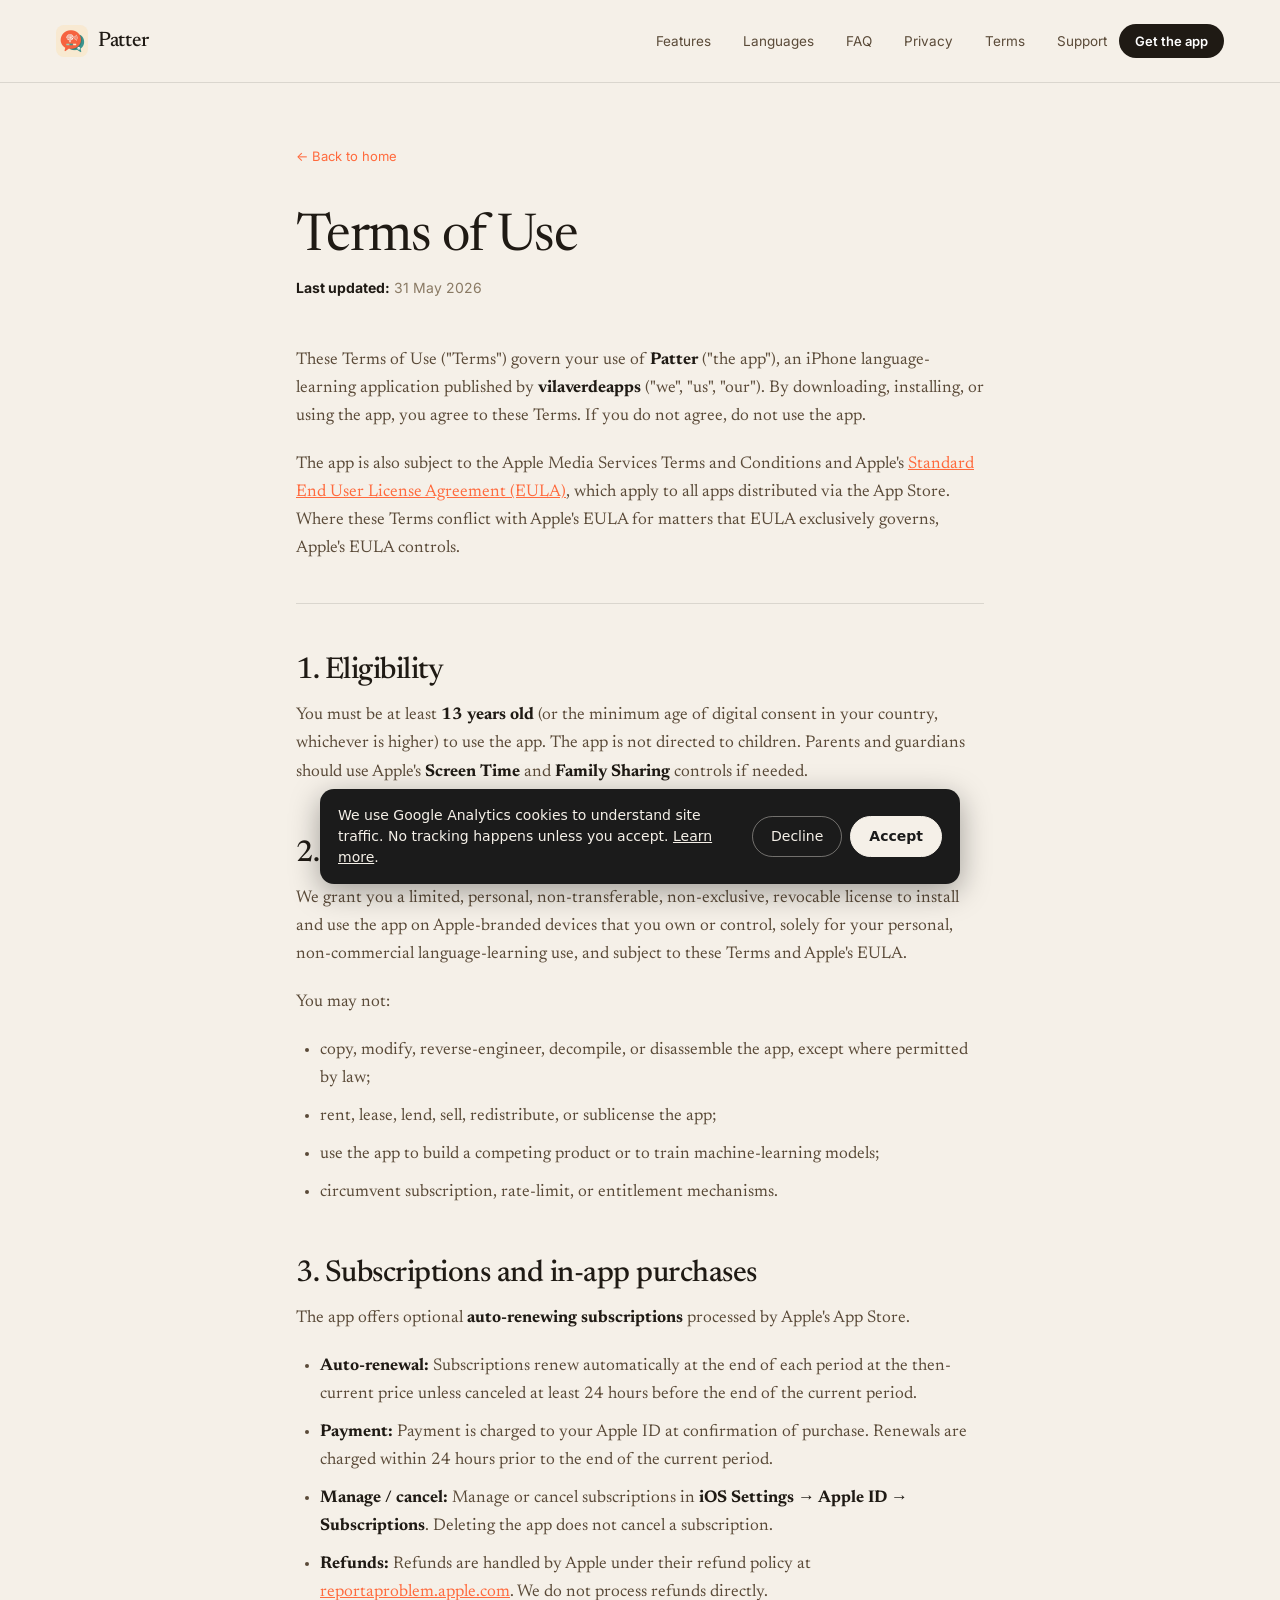
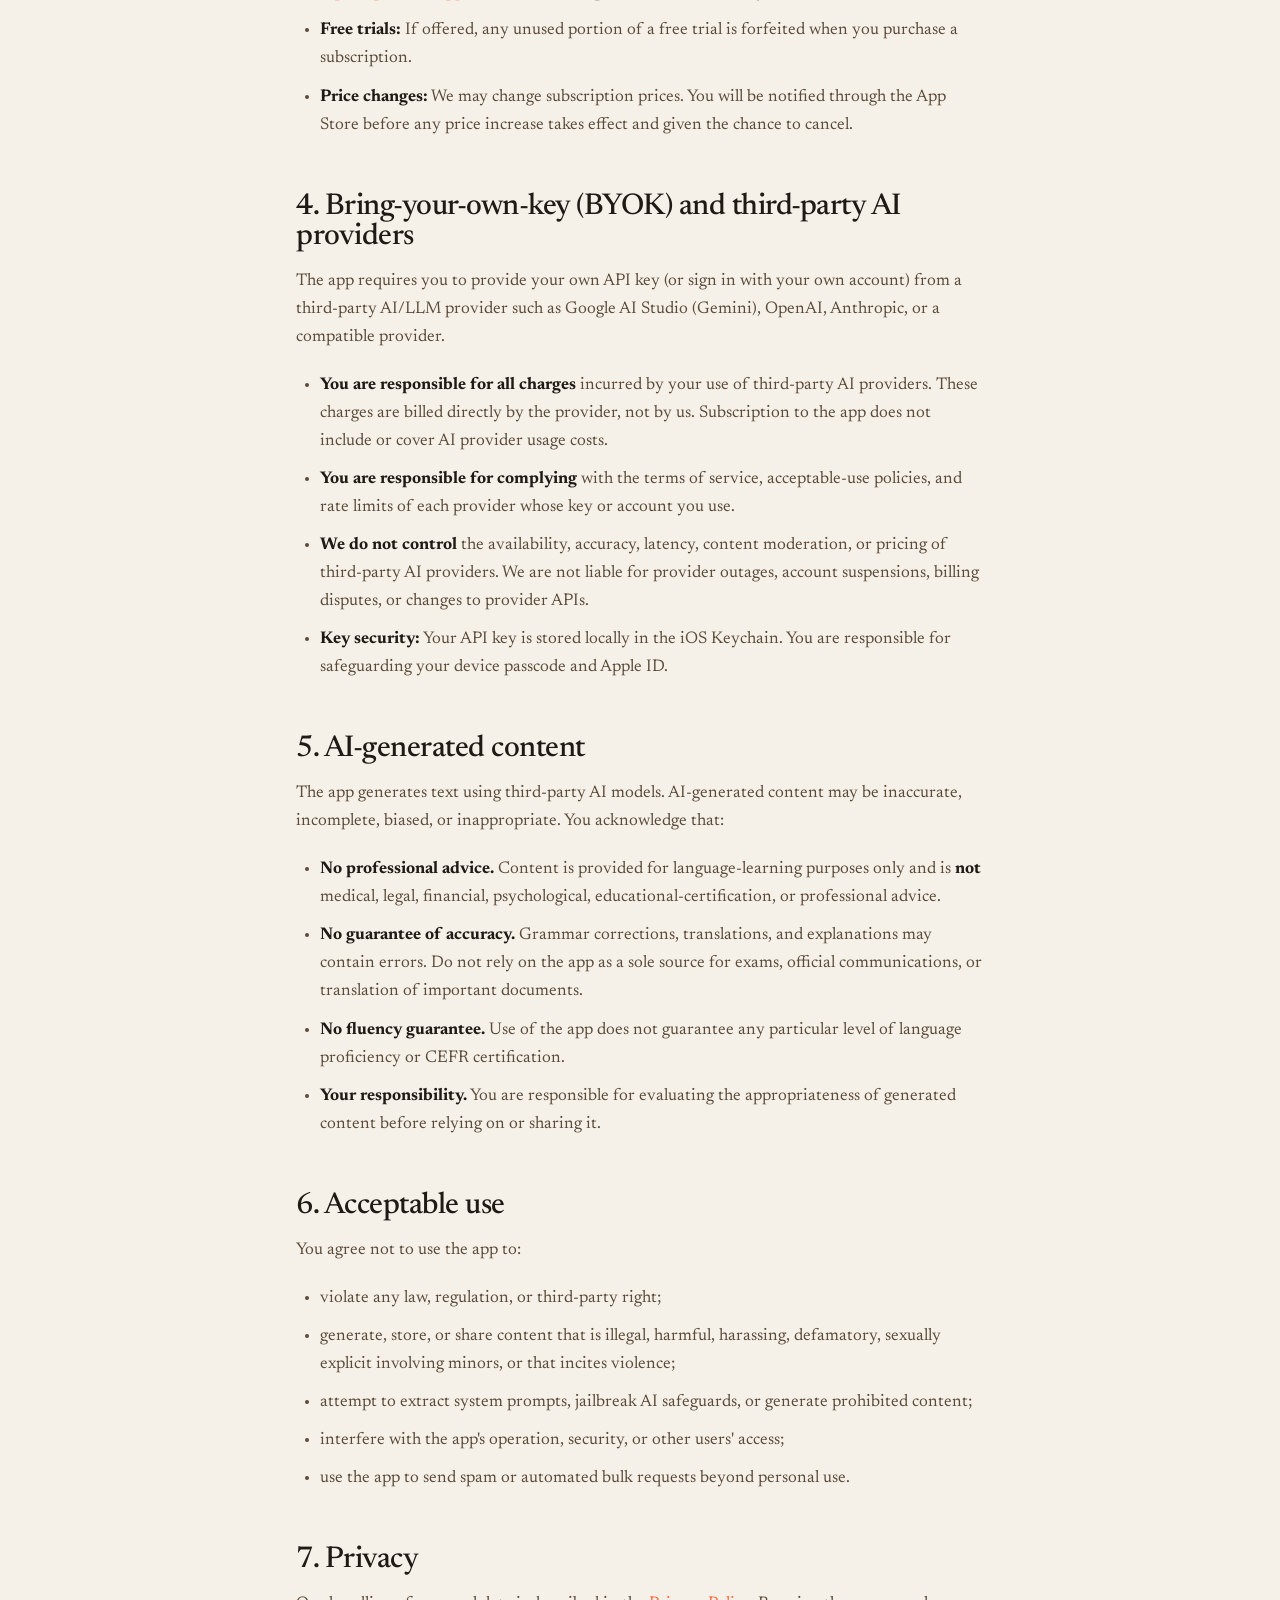
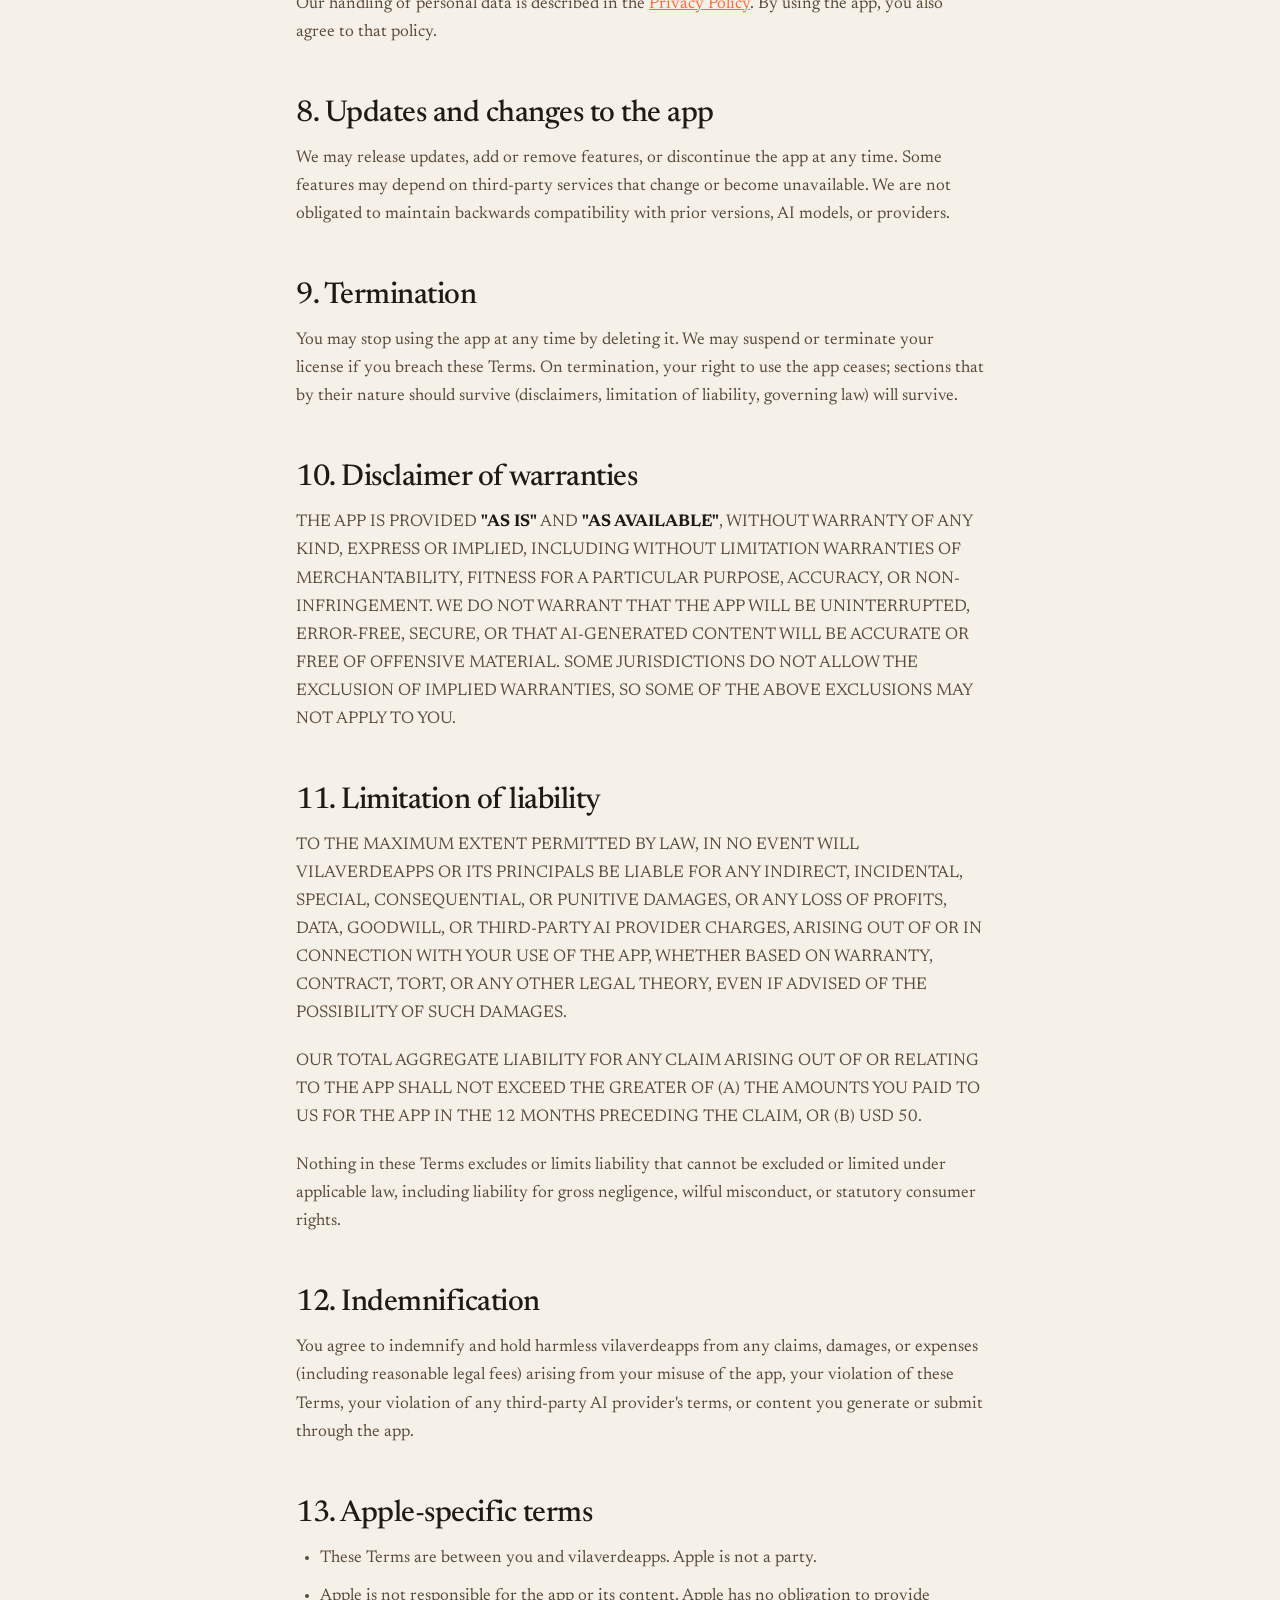
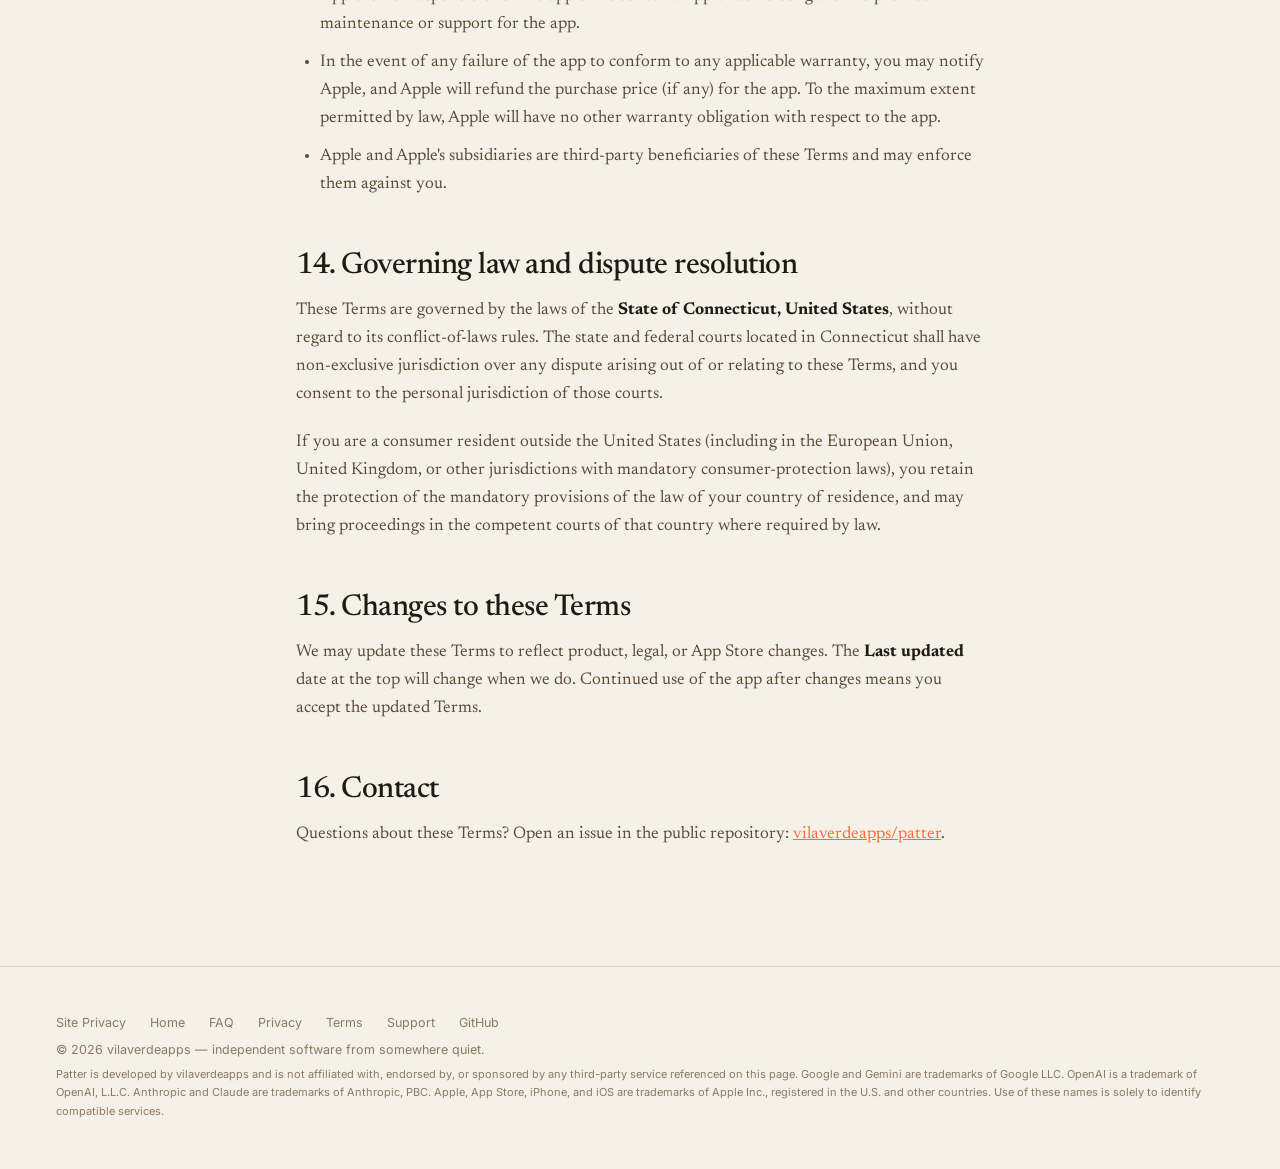
<file: patter/TERMS.html>
<!DOCTYPE html>
<html lang="en-US">
<head>
  <meta charset="utf-8" />
  <meta name="viewport" content="width=device-width, initial-scale=1" />
  <title>Terms of Use — Patter</title>
  <meta name="description" content="Terms of Use for Patter: license, subscriptions, BYOK API key responsibilities, AI content disclaimers, and limitations." />
  <link rel="canonical" href="https://apps.vilaverde.rocks/patter/TERMS.html" />
  <meta name="robots" content="index,follow" />

  <meta property="og:type" content="article" />
  <meta property="og:title" content="Terms of Use — Patter" />
  <meta property="og:description" content="Terms of Use for Patter, a serverless language-learning app for iPhone." />
  <meta property="og:url" content="https://apps.vilaverde.rocks/patter/TERMS.html" />

  <link rel="preconnect" href="https://fonts.googleapis.com" />
  <link rel="preconnect" href="https://fonts.gstatic.com" crossorigin />
  <link href="https://fonts.googleapis.com/css2?family=Newsreader:ital,opsz,wght@0,6..72,400;0,6..72,500;0,6..72,600;1,6..72,400;1,6..72,500&family=Inter:wght@400;500;600;700&family=Geist+Mono:wght@400;500&display=swap" rel="stylesheet" />
  <script src="/assets/analytics.js" defer></script>

  <style>
    :root {
      --bg: #f5f0e8;
      --bg-alt: #ece4d5;
      --ink: #1f1a14;
      --ink-soft: #5a4a38;
      --ink-muted: #8a7a64;
      --accent: #FF6A3D;
      --line: rgba(31,26,20,0.12);
      --serif: 'Newsreader', Georgia, serif;
      --sans: 'Inter', system-ui, sans-serif;
      --mono: 'Geist Mono', ui-monospace, monospace;
    }
    *, *::before, *::after { box-sizing: border-box; }
    html, body { margin: 0; padding: 0; background: var(--bg); color: var(--ink); overflow-x: hidden; }

    /* Skip link */
    .skip-link { position: absolute; top: -999px; left: 0; padding: 8px 16px; background: var(--ink); color: #fff; font-family: var(--sans); font-size: 14px; text-decoration: none; z-index: 100; }
    .skip-link:focus { top: 0; }

    /* Nav */
    .pc-nav { display: flex; align-items: center; justify-content: space-between; padding: 24px 56px; border-bottom: 1px solid var(--line); }
    .pc-nav-logo { display: flex; align-items: center; gap: 10px; text-decoration: none; color: var(--ink); }
    .pc-nav-logo img { width: 32px; height: 32px; border-radius: 8px; display: block; }
    .pc-nav-logo-name { font-family: var(--serif); font-size: 21px; font-weight: 500; letter-spacing: -0.3px; }
    .pc-nav-right { display: flex; align-items: center; gap: 12px; }
    .pc-nav-links { display: flex; align-items: center; gap: 32px; font-family: var(--sans); font-size: 13.5px; color: var(--ink-soft); }
    .pc-nav-links a { text-decoration: none; color: inherit; }
    .pc-nav-links a:hover { color: var(--ink); }
    .pc-nav-cta { font-family: var(--sans); font-size: 13px; font-weight: 600; color: #fff !important; background: var(--ink); padding: 9px 16px; border-radius: 999px; white-space: nowrap; text-decoration: none; }

    /* Prose */
    .pc-prose-wrap { max-width: 800px; margin: 0 auto; padding: 64px 56px 96px; }
    .pc-back { display: inline-block; font-family: var(--sans); font-size: 13px; color: var(--ink-muted); text-decoration: none; margin-bottom: 48px; }
    .pc-back:hover { color: var(--ink); }
    .pc-prose-wrap h1 { font-family: var(--serif); font-size: 52px; font-weight: 400; letter-spacing: -1.2px; line-height: 1.0; margin: 0 0 12px; color: var(--ink); }
    .pc-prose-wrap .meta { font-family: var(--sans); font-size: 14px; color: var(--ink-muted); margin: 0 0 48px; }
    .pc-prose-wrap h2 { font-family: var(--serif); font-size: 30px; font-weight: 500; letter-spacing: -0.5px; margin: 52px 0 16px; color: var(--ink); }
    .pc-prose-wrap h3 { font-family: var(--serif); font-size: 22px; font-weight: 500; margin: 36px 0 12px; color: var(--ink); }
    .pc-prose-wrap p { font-family: var(--serif); font-size: 17px; line-height: 1.65; color: var(--ink-soft); margin: 0 0 20px; }
    .pc-prose-wrap li { font-family: var(--serif); font-size: 17px; line-height: 1.65; color: var(--ink-soft); margin-bottom: 10px; }
    .pc-prose-wrap ul, .pc-prose-wrap ol { padding-left: 1.5em; margin: 0 0 20px; }
    .pc-prose-wrap strong { color: var(--ink); }
    .pc-prose-wrap a { color: var(--accent); }
    .pc-prose-wrap hr { border: 0; border-top: 1px solid var(--line); margin: 40px 0; }
    .pc-prose-wrap em { font-style: italic; }
    .pc-prose-wrap code { font-family: var(--mono); font-size: 14px; background: var(--bg-alt); padding: 2px 5px; border-radius: 4px; }

    /* Footer */
    .pc-footer { padding: 48px 56px; background: var(--bg); border-top: 1px solid var(--line); }
    .pc-footer-inner { max-width: 1280px; margin: 0 auto; }
    .pc-footer-links { display: flex; gap: 24px; margin-bottom: 12px; }
    .pc-footer-links a { font-family: var(--sans); font-size: 12.5px; color: var(--ink-muted); text-decoration: none; }
    .pc-footer-links a:hover { color: var(--ink); }
    .pc-footer-copy { font-family: var(--sans); font-size: 12.5px; color: var(--ink-muted); margin: 0 0 8px; }
    .pc-footer-legal { font-family: var(--sans); font-size: 11px; color: var(--ink-muted); line-height: 1.7; margin: 0; }

    @media (max-width: 900px) {
      .pc-nav { padding: 18px 32px; }
      .pc-prose-wrap { padding: 48px 32px 72px; }
      .pc-footer { padding: 32px 32px; }
    }

    @media (max-width: 600px) {
      .pc-nav { padding: 14px 20px; }
      .pc-nav-links { display: none; }
      .pc-prose-wrap { padding: 32px 20px 56px; }
      .pc-prose-wrap h1 { font-size: clamp(32px, 9vw, 44px); }
      .pc-footer { padding: 24px 20px; }
    }
  </style>
</head>
<body>
  <a class="skip-link" href="#main">Skip to content</a>

  <nav class="pc-nav" aria-label="Primary">
    <a class="pc-nav-logo" href="/patter/">
      <img src="/assets/patter-icon.png" alt="" />
      <span class="pc-nav-logo-name">Patter</span>
    </a>
    <div class="pc-nav-right">
      <div class="pc-nav-links">
        <a href="/patter/#features">Features</a>
        <a href="/patter/#languages">Languages</a>
        <a href="/patter/FAQ.html">FAQ</a>
        <a href="/patter/PRIVACY.html">Privacy</a>
        <a href="/patter/TERMS.html">Terms</a>
        <a href="/patter/SUPPORT.html">Support</a>
      </div>
      <a class="pc-nav-cta" href="https://apps.apple.com/us/app/patter-language-learning/id6762643113">Get the app</a>
    </div>
  </nav>

  <main id="main">
    <div class="pc-prose-wrap">
      <a class="pc-back" href="/patter/">← Back to home</a>
      <article>
        <h1>Terms of Use</h1>
        <p class="meta"><strong>Last updated:</strong> 31 May 2026</p>

        <p>
          These Terms of Use ("Terms") govern your use of <strong>Patter</strong> ("the app"), an iPhone
          language-learning application published by <strong>vilaverdeapps</strong> ("we", "us", "our"). By
          downloading, installing, or using the app, you agree to these Terms. If you do not agree, do not use
          the app.
        </p>
        <p>
          The app is also subject to the Apple Media Services Terms and Conditions and Apple's
          <a href="https://www.apple.com/legal/internet-services/itunes/dev/stdeula/" rel="noopener noreferrer">Standard
          End User License Agreement (EULA)</a>, which apply to all apps distributed via the App Store. Where these
          Terms conflict with Apple's EULA for matters that EULA exclusively governs, Apple's EULA controls.
        </p>

        <hr />

        <h2>1. Eligibility</h2>
        <p>
          You must be at least <strong>13 years old</strong> (or the minimum age of digital consent in your country,
          whichever is higher) to use the app. The app is not directed to children. Parents and guardians should use
          Apple's <strong>Screen Time</strong> and <strong>Family Sharing</strong> controls if needed.
        </p>

        <h2>2. License</h2>
        <p>
          We grant you a limited, personal, non-transferable, non-exclusive, revocable license to install and use
          the app on Apple-branded devices that you own or control, solely for your personal, non-commercial
          language-learning use, and subject to these Terms and Apple's EULA.
        </p>
        <p>You may not:</p>
        <ul>
          <li>copy, modify, reverse-engineer, decompile, or disassemble the app, except where permitted by law;</li>
          <li>rent, lease, lend, sell, redistribute, or sublicense the app;</li>
          <li>use the app to build a competing product or to train machine-learning models;</li>
          <li>circumvent subscription, rate-limit, or entitlement mechanisms.</li>
        </ul>

        <h2>3. Subscriptions and in-app purchases</h2>
        <p>
          The app offers optional <strong>auto-renewing subscriptions</strong> processed by Apple's App Store.
        </p>
        <ul>
          <li>
            <strong>Auto-renewal:</strong> Subscriptions renew automatically at the end of each period at the
            then-current price unless canceled at least 24 hours before the end of the current period.
          </li>
          <li>
            <strong>Payment:</strong> Payment is charged to your Apple ID at confirmation of purchase. Renewals are
            charged within 24 hours prior to the end of the current period.
          </li>
          <li>
            <strong>Manage / cancel:</strong> Manage or cancel subscriptions in
            <strong>iOS Settings → Apple ID → Subscriptions</strong>. Deleting the app does not cancel a
            subscription.
          </li>
          <li>
            <strong>Refunds:</strong> Refunds are handled by Apple under their refund policy at
            <a href="https://support.apple.com/HT204084" rel="noopener noreferrer">reportaproblem.apple.com</a>.
            We do not process refunds directly.
          </li>
          <li>
            <strong>Free trials:</strong> If offered, any unused portion of a free trial is forfeited when you
            purchase a subscription.
          </li>
          <li>
            <strong>Price changes:</strong> We may change subscription prices. You will be notified through the
            App Store before any price increase takes effect and given the chance to cancel.
          </li>
        </ul>

        <h2>4. Bring-your-own-key (BYOK) and third-party AI providers</h2>
        <p>
          The app requires you to provide your own API key (or sign in with your own account) from a third-party
          AI/LLM provider such as Google AI Studio (Gemini), OpenAI, Anthropic, or a compatible provider.
        </p>
        <ul>
          <li>
            <strong>You are responsible for all charges</strong> incurred by your use of third-party AI providers.
            These charges are billed directly by the provider, not by us. Subscription to the app does not include
            or cover AI provider usage costs.
          </li>
          <li>
            <strong>You are responsible for complying</strong> with the terms of service, acceptable-use policies,
            and rate limits of each provider whose key or account you use.
          </li>
          <li>
            <strong>We do not control</strong> the availability, accuracy, latency, content moderation, or pricing
            of third-party AI providers. We are not liable for provider outages, account suspensions, billing
            disputes, or changes to provider APIs.
          </li>
          <li>
            <strong>Key security:</strong> Your API key is stored locally in the iOS Keychain. You are responsible
            for safeguarding your device passcode and Apple ID.
          </li>
        </ul>

        <h2>5. AI-generated content</h2>
        <p>
          The app generates text using third-party AI models. AI-generated content may be inaccurate, incomplete,
          biased, or inappropriate. You acknowledge that:
        </p>
        <ul>
          <li>
            <strong>No professional advice.</strong> Content is provided for language-learning purposes only and is
            <strong>not</strong> medical, legal, financial, psychological, educational-certification, or
            professional advice.
          </li>
          <li>
            <strong>No guarantee of accuracy.</strong> Grammar corrections, translations, and explanations may
            contain errors. Do not rely on the app as a sole source for exams, official communications, or
            translation of important documents.
          </li>
          <li>
            <strong>No fluency guarantee.</strong> Use of the app does not guarantee any particular level of
            language proficiency or CEFR certification.
          </li>
          <li>
            <strong>Your responsibility.</strong> You are responsible for evaluating the appropriateness of
            generated content before relying on or sharing it.
          </li>
        </ul>

        <h2>6. Acceptable use</h2>
        <p>You agree not to use the app to:</p>
        <ul>
          <li>violate any law, regulation, or third-party right;</li>
          <li>generate, store, or share content that is illegal, harmful, harassing, defamatory, sexually explicit
              involving minors, or that incites violence;</li>
          <li>attempt to extract system prompts, jailbreak AI safeguards, or generate prohibited content;</li>
          <li>interfere with the app's operation, security, or other users' access;</li>
          <li>use the app to send spam or automated bulk requests beyond personal use.</li>
        </ul>

        <h2>7. Privacy</h2>
        <p>
          Our handling of personal data is described in the
          <a href="/patter/PRIVACY.html">Privacy Policy</a>. By using the app, you also agree to that policy.
        </p>

        <h2>8. Updates and changes to the app</h2>
        <p>
          We may release updates, add or remove features, or discontinue the app at any time. Some features may
          depend on third-party services that change or become unavailable. We are not obligated to maintain
          backwards compatibility with prior versions, AI models, or providers.
        </p>

        <h2>9. Termination</h2>
        <p>
          You may stop using the app at any time by deleting it. We may suspend or terminate your license if you
          breach these Terms. On termination, your right to use the app ceases; sections that by their nature
          should survive (disclaimers, limitation of liability, governing law) will survive.
        </p>

        <h2>10. Disclaimer of warranties</h2>
        <p>
          THE APP IS PROVIDED <strong>"AS IS"</strong> AND <strong>"AS AVAILABLE"</strong>, WITHOUT WARRANTY OF
          ANY KIND, EXPRESS OR IMPLIED, INCLUDING WITHOUT LIMITATION WARRANTIES OF MERCHANTABILITY, FITNESS FOR A
          PARTICULAR PURPOSE, ACCURACY, OR NON-INFRINGEMENT. WE DO NOT WARRANT THAT THE APP WILL BE UNINTERRUPTED,
          ERROR-FREE, SECURE, OR THAT AI-GENERATED CONTENT WILL BE ACCURATE OR FREE OF OFFENSIVE MATERIAL. SOME
          JURISDICTIONS DO NOT ALLOW THE EXCLUSION OF IMPLIED WARRANTIES, SO SOME OF THE ABOVE EXCLUSIONS MAY NOT
          APPLY TO YOU.
        </p>

        <h2>11. Limitation of liability</h2>
        <p>
          TO THE MAXIMUM EXTENT PERMITTED BY LAW, IN NO EVENT WILL VILAVERDEAPPS OR ITS PRINCIPALS BE LIABLE FOR
          ANY INDIRECT, INCIDENTAL, SPECIAL, CONSEQUENTIAL, OR PUNITIVE DAMAGES, OR ANY LOSS OF PROFITS, DATA,
          GOODWILL, OR THIRD-PARTY AI PROVIDER CHARGES, ARISING OUT OF OR IN CONNECTION WITH YOUR USE OF THE APP,
          WHETHER BASED ON WARRANTY, CONTRACT, TORT, OR ANY OTHER LEGAL THEORY, EVEN IF ADVISED OF THE POSSIBILITY
          OF SUCH DAMAGES.
        </p>
        <p>
          OUR TOTAL AGGREGATE LIABILITY FOR ANY CLAIM ARISING OUT OF OR RELATING TO THE APP SHALL NOT EXCEED THE
          GREATER OF (A) THE AMOUNTS YOU PAID TO US FOR THE APP IN THE 12 MONTHS PRECEDING THE CLAIM, OR (B) USD 50.
        </p>
        <p>
          Nothing in these Terms excludes or limits liability that cannot be excluded or limited under applicable
          law, including liability for gross negligence, wilful misconduct, or statutory consumer rights.
        </p>

        <h2>12. Indemnification</h2>
        <p>
          You agree to indemnify and hold harmless vilaverdeapps from any claims, damages, or expenses (including
          reasonable legal fees) arising from your misuse of the app, your violation of these Terms, your violation
          of any third-party AI provider's terms, or content you generate or submit through the app.
        </p>

        <h2>13. Apple-specific terms</h2>
        <ul>
          <li>These Terms are between you and vilaverdeapps. Apple is not a party.</li>
          <li>
            Apple is not responsible for the app or its content. Apple has no obligation to provide maintenance or
            support for the app.
          </li>
          <li>
            In the event of any failure of the app to conform to any applicable warranty, you may notify Apple,
            and Apple will refund the purchase price (if any) for the app. To the maximum extent permitted by law,
            Apple will have no other warranty obligation with respect to the app.
          </li>
          <li>
            Apple and Apple's subsidiaries are third-party beneficiaries of these Terms and may enforce them
            against you.
          </li>
        </ul>

        <h2>14. Governing law and dispute resolution</h2>
        <p>
          These Terms are governed by the laws of the <strong>State of Connecticut, United States</strong>, without
          regard to its conflict-of-laws rules. The state and federal courts located in Connecticut shall have
          non-exclusive jurisdiction over any dispute arising out of or relating to these Terms, and you consent to
          the personal jurisdiction of those courts.
        </p>
        <p>
          If you are a consumer resident outside the United States (including in the European Union, United
          Kingdom, or other jurisdictions with mandatory consumer-protection laws), you retain the protection of
          the mandatory provisions of the law of your country of residence, and may bring proceedings in the
          competent courts of that country where required by law.
        </p>

        <h2>15. Changes to these Terms</h2>
        <p>
          We may update these Terms to reflect product, legal, or App Store changes. The <strong>Last updated</strong>
          date at the top will change when we do. Continued use of the app after changes means you accept the
          updated Terms.
        </p>

        <h2>16. Contact</h2>
        <p>
          Questions about these Terms? Open an issue in the public repository:
          <a href="https://github.com/vilaverdeapps/patter">vilaverdeapps/patter</a>.
        </p>
      </article>
    </div>
  </main>

  <footer class="pc-footer">
    <div class="pc-footer-inner">
      <div class="pc-footer-links">
        <a href="/site-privacy.html">Site Privacy</a>
        <a href="/patter/">Home</a>
        <a href="/patter/FAQ.html">FAQ</a>
        <a href="/patter/PRIVACY.html">Privacy</a>
        <a href="/patter/TERMS.html">Terms</a>
        <a href="/patter/SUPPORT.html">Support</a>
        <a href="https://github.com/vilaverdeapps/patter" rel="noopener noreferrer">GitHub</a>
      </div>
      <p class="pc-footer-copy">© 2026 vilaverdeapps — independent software from somewhere quiet.</p>
      <p class="pc-footer-legal">
        Patter is developed by vilaverdeapps and is not affiliated with, endorsed by, or sponsored by any third-party service referenced on this page.
        Google and Gemini are trademarks of Google LLC.
        OpenAI is a trademark of OpenAI, L.L.C.
        Anthropic and Claude are trademarks of Anthropic, PBC.
        Apple, App Store, iPhone, and iOS are trademarks of Apple Inc., registered in the U.S. and other countries.
        Use of these names is solely to identify compatible services.
      </p>
    </div>
  </footer>
</body>
</html>
</file>
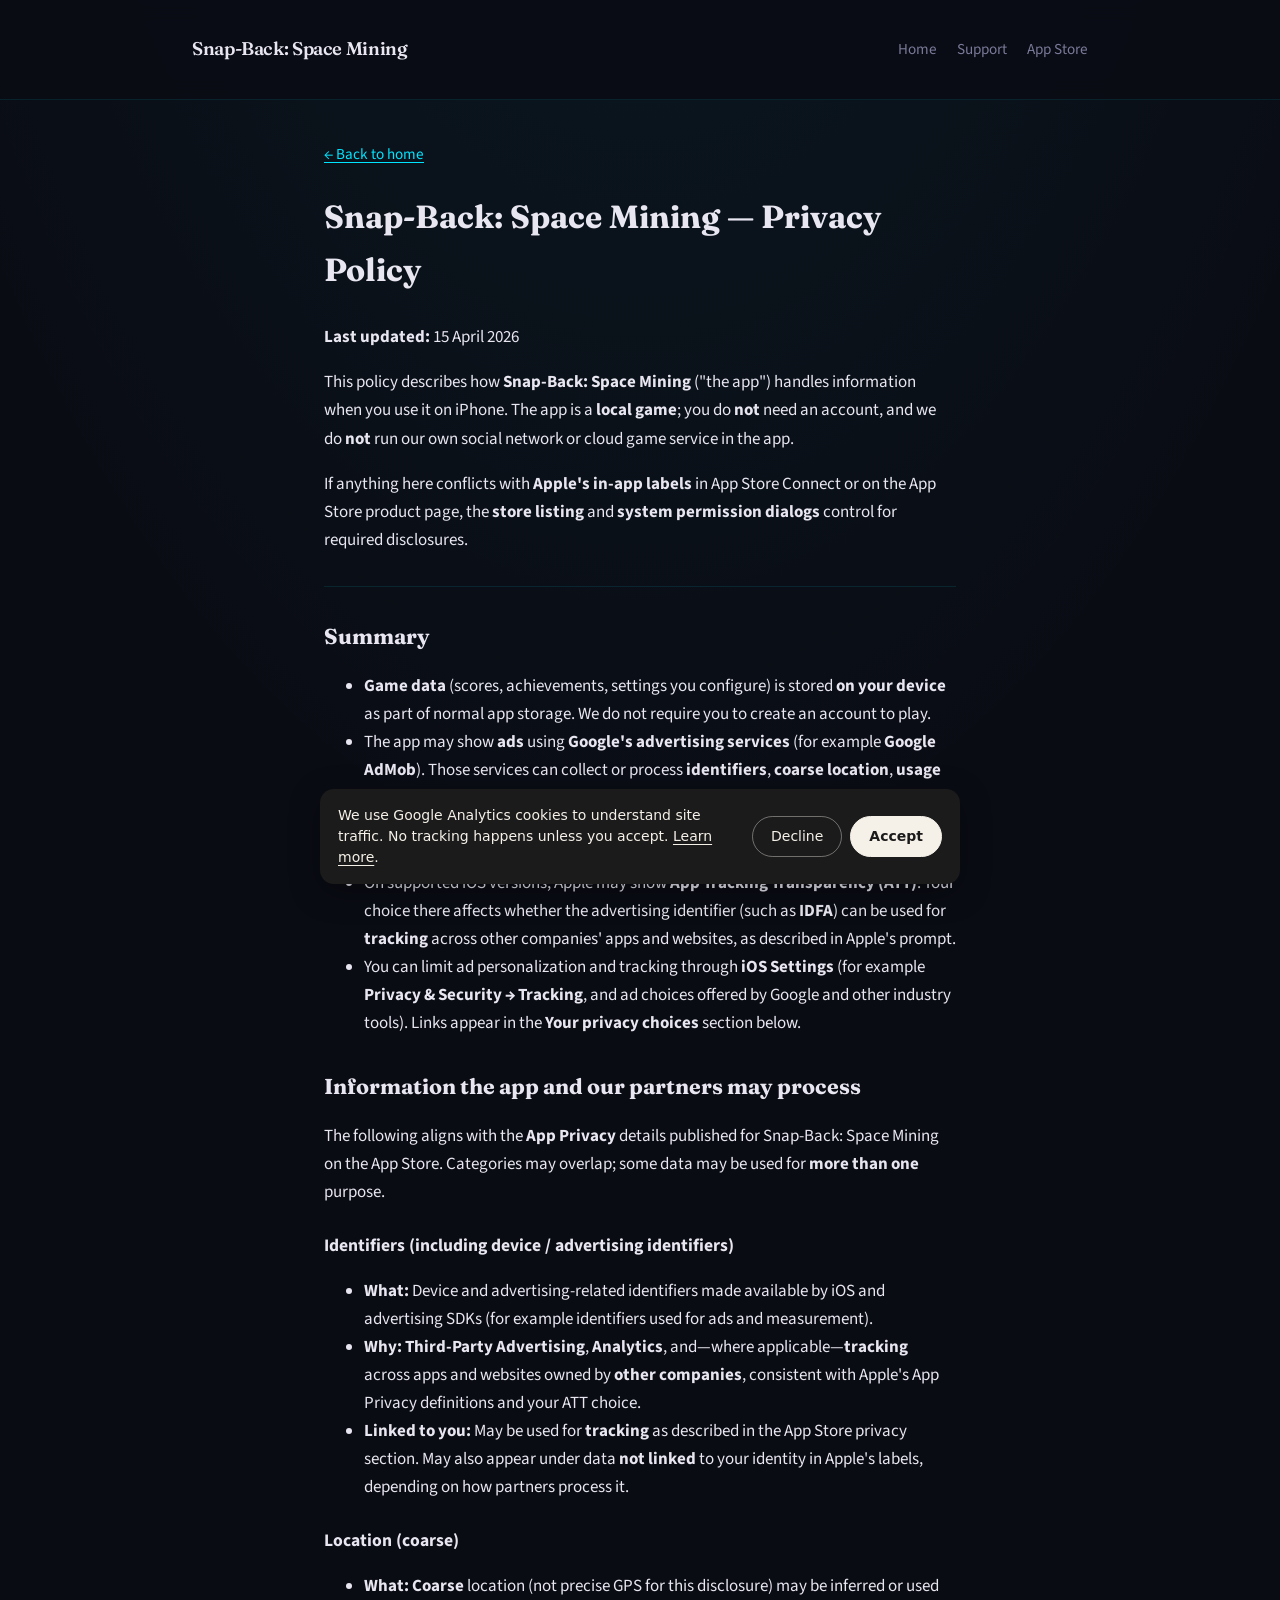
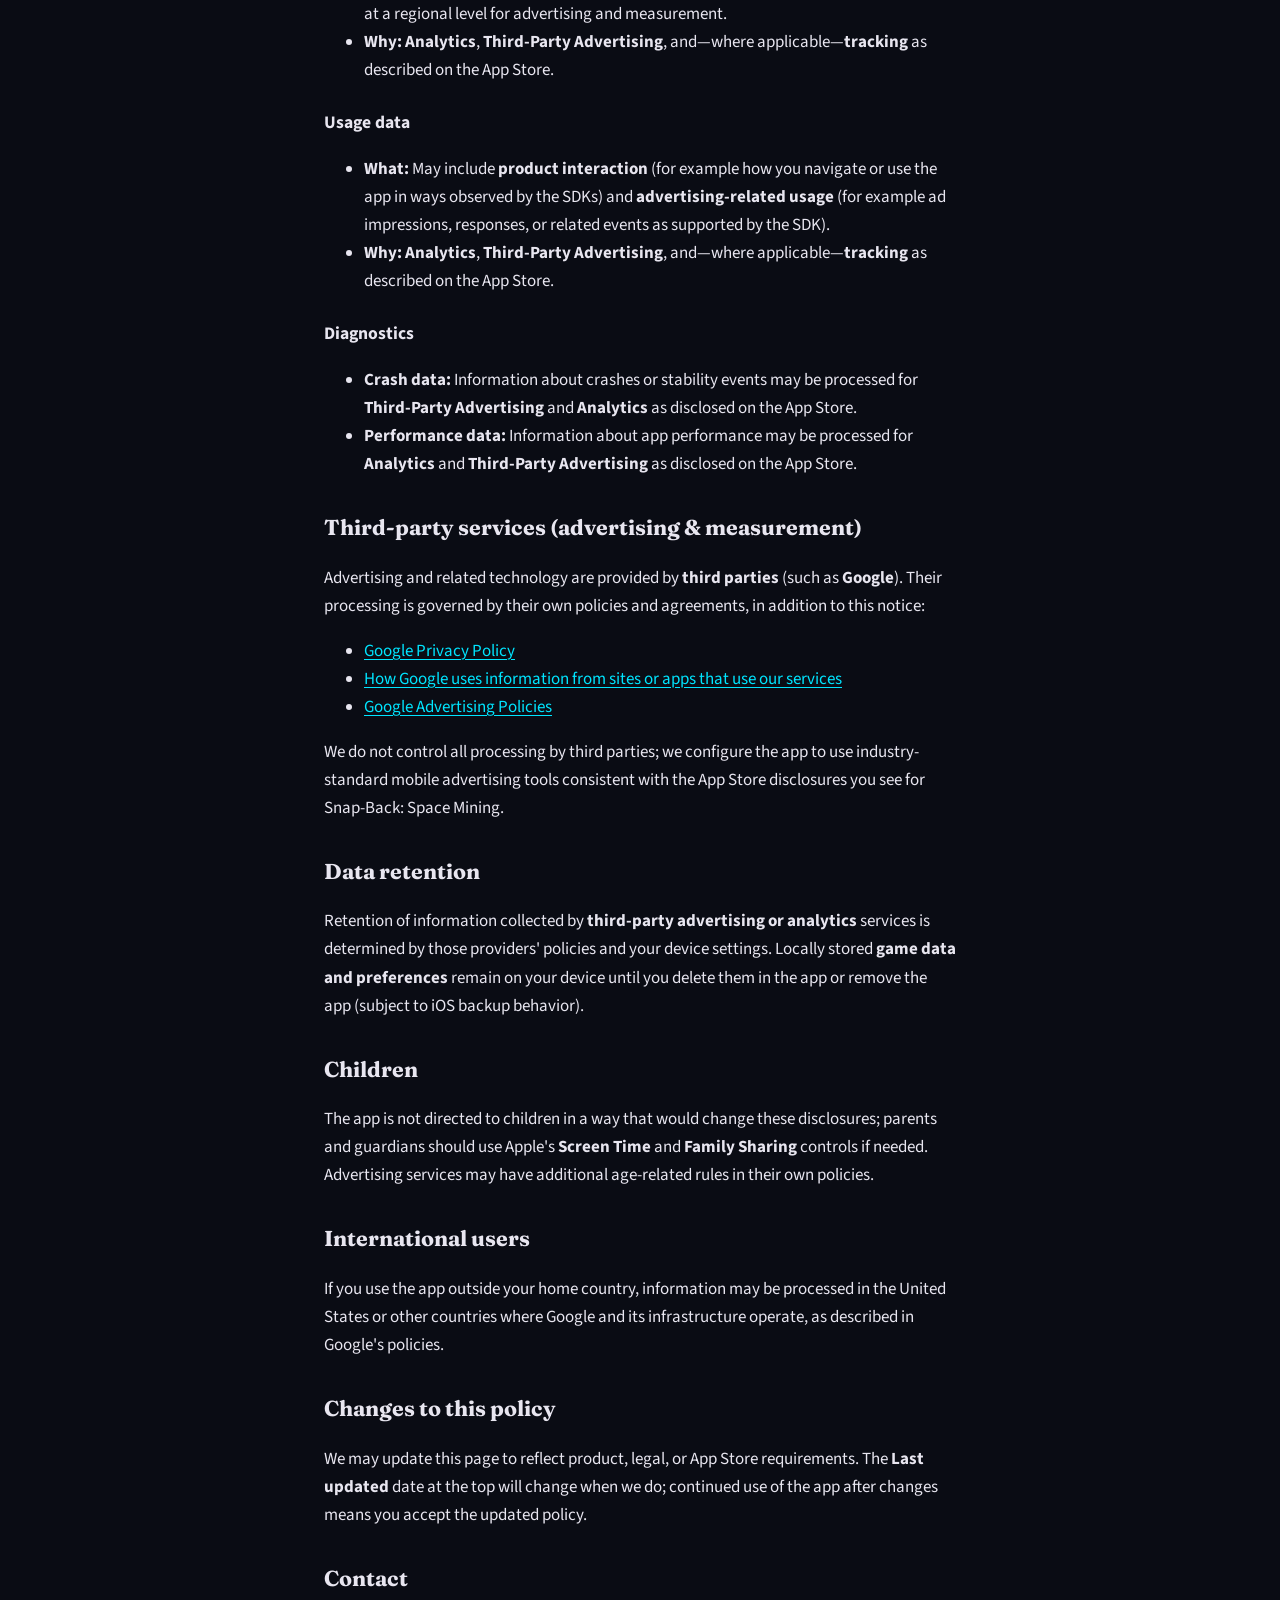
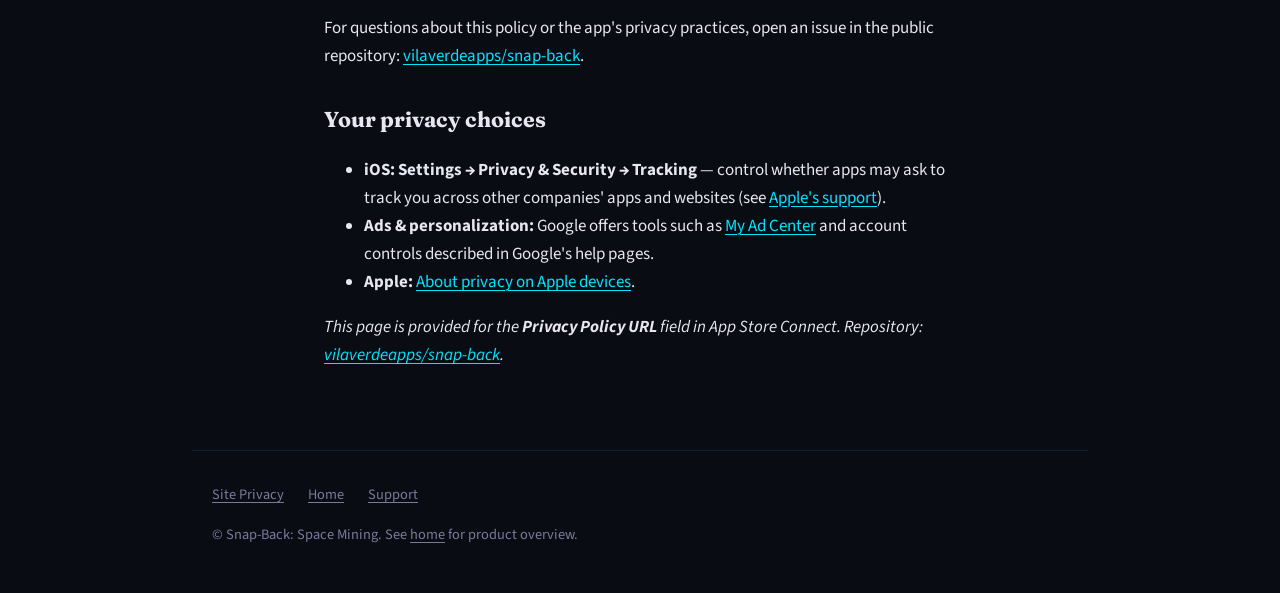
<file: snapback/PRIVACY.html>
<!DOCTYPE html>
<html lang="en-US">
  <head>
    <meta charset="utf-8" />
    <meta name="viewport" content="width=device-width, initial-scale=1" />
    <title>Privacy Policy — Snap-Back: Space Mining</title>
    <meta
      name="description"
      content="How Snap-Back: Space Mining handles information on iPhone: local game data, optional ads via Google AdMob, App Tracking Transparency, and your privacy choices."
    />
    <link rel="canonical" href="https://vilaverdeapps.github.io/snapback/PRIVACY.html" />
    <meta name="robots" content="index,follow" />

    <meta property="og:type" content="article" />
    <meta property="og:title" content="Privacy Policy — Snap-Back: Space Mining" />
    <meta
      property="og:description"
      content="Privacy practices for the Snap-Back: Space Mining iPhone app, including advertising and analytics."
    />
    <meta property="og:url" content="https://vilaverdeapps.github.io/snapback/PRIVACY.html" />

    <link rel="preconnect" href="https://fonts.googleapis.com" />
    <link rel="preconnect" href="https://fonts.gstatic.com" crossorigin />
    <link
      href="https://fonts.googleapis.com/css2?family=Fraunces:opsz,wght@9..144,600&family=Source+Sans+3:wght@400;600&display=swap"
      rel="stylesheet"
    />
    <link rel="stylesheet" href="/assets/styles.css" />
      <script src="/assets/analytics.js" defer></script>
  </head>
  <body>
    <a class="skip-link" href="#main">Skip to content</a>
    <header class="site-header">
      <div class="site-header__inner">
        <p class="site-title"><a href="/snapback/">Snap-Back: Space Mining</a></p>
        <nav class="nav" aria-label="Primary">
          <a href="/snapback/">Home</a>
          <a href="/snapback/SUPPORT.html">Support</a>
          <a href="https://apps.apple.com/app/id6761741749">App Store</a>
        </nav>
      </div>
    </header>

    <main id="main" class="prose">
      <a class="back-link" href="/snapback/">← Back to home</a>
      <article>
        <header>
          <h1>Snap-Back: Space Mining — Privacy Policy</h1>
          <p><strong>Last updated:</strong> 15 April 2026</p>
        </header>

        <p>
          This policy describes how <strong>Snap-Back: Space Mining</strong> ("the app") handles information when
          you use it on iPhone. The app is a <strong>local game</strong>; you do <strong>not</strong> need an
          account, and we do <strong>not</strong> run our own social network or cloud game service in the app.
        </p>
        <p>
          If anything here conflicts with <strong>Apple's in-app labels</strong> in App Store Connect or on the
          App Store product page, the <strong>store listing</strong> and <strong>system permission
          dialogs</strong> control for required disclosures.
        </p>

        <hr />

        <h2>Summary</h2>
        <ul>
          <li>
            <strong>Game data</strong> (scores, achievements, settings you configure) is stored
            <strong>on your device</strong> as part of normal app storage. We do not require you to create an
            account to play.
          </li>
          <li>
            The app may show <strong>ads</strong> using <strong>Google's advertising services</strong> (for
            example <strong>Google AdMob</strong>). Those services can collect or process
            <strong>identifiers</strong>, <strong>coarse location</strong>,
            <strong>usage and diagnostics</strong> information, and related signals to deliver and measure
            <strong>advertising</strong> and <strong>analytics</strong>, including in support of
            <strong>personalized ads</strong> where allowed by platform settings and your choices.
          </li>
          <li>
            On supported iOS versions, Apple may show <strong>App Tracking Transparency (ATT)</strong>. Your
            choice there affects whether the advertising identifier (such as <strong>IDFA</strong>) can be used
            for <strong>tracking</strong> across other companies' apps and websites, as described in Apple's
            prompt.
          </li>
          <li>
            You can limit ad personalization and tracking through <strong>iOS Settings</strong> (for example
            <strong>Privacy &amp; Security → Tracking</strong>, and ad choices offered by Google and other
            industry tools). Links appear in the <strong>Your privacy choices</strong> section below.
          </li>
        </ul>

        <h2>Information the app and our partners may process</h2>
        <p>
          The following aligns with the <strong>App Privacy</strong> details published for Snap-Back: Space
          Mining on the App Store. Categories may overlap; some data may be used for
          <strong>more than one</strong> purpose.
        </p>

        <h3>Identifiers (including device / advertising identifiers)</h3>
        <ul>
          <li>
            <strong>What:</strong> Device and advertising-related identifiers made available by iOS and
            advertising SDKs (for example identifiers used for ads and measurement).
          </li>
          <li>
            <strong>Why:</strong> <strong>Third-Party Advertising</strong>,
            <strong>Analytics</strong>, and—where applicable—<strong>tracking</strong> across apps and websites
            owned by <strong>other companies</strong>, consistent with Apple's App Privacy definitions and your
            ATT choice.
          </li>
          <li>
            <strong>Linked to you:</strong> May be used for <strong>tracking</strong> as described in the App
            Store privacy section. May also appear under data <strong>not linked</strong> to your identity in
            Apple's labels, depending on how partners process it.
          </li>
        </ul>

        <h3>Location (coarse)</h3>
        <ul>
          <li>
            <strong>What:</strong> <strong>Coarse</strong> location (not precise GPS for this disclosure) may
            be inferred or used at a regional level for advertising and measurement.
          </li>
          <li>
            <strong>Why:</strong> <strong>Analytics</strong>, <strong>Third-Party Advertising</strong>,
            and—where applicable—<strong>tracking</strong> as described on the App Store.
          </li>
        </ul>

        <h3>Usage data</h3>
        <ul>
          <li>
            <strong>What:</strong> May include <strong>product interaction</strong> (for example how you
            navigate or use the app in ways observed by the SDKs) and
            <strong>advertising-related usage</strong> (for example ad impressions, responses, or related events
            as supported by the SDK).
          </li>
          <li>
            <strong>Why:</strong> <strong>Analytics</strong>, <strong>Third-Party Advertising</strong>,
            and—where applicable—<strong>tracking</strong> as described on the App Store.
          </li>
        </ul>

        <h3>Diagnostics</h3>
        <ul>
          <li>
            <strong>Crash data:</strong> Information about crashes or stability events may be processed for
            <strong>Third-Party Advertising</strong> and <strong>Analytics</strong> as disclosed on the App
            Store.
          </li>
          <li>
            <strong>Performance data:</strong> Information about app performance may be processed for
            <strong>Analytics</strong> and <strong>Third-Party Advertising</strong> as disclosed on the App
            Store.
          </li>
        </ul>

        <h2>Third-party services (advertising &amp; measurement)</h2>
        <p>
          Advertising and related technology are provided by <strong>third parties</strong> (such as
          <strong>Google</strong>). Their processing is governed by their own policies and agreements, in
          addition to this notice:
        </p>
        <ul>
          <li><a href="https://policies.google.com/privacy">Google Privacy Policy</a></li>
          <li>
            <a href="https://policies.google.com/technologies/partner-sites"
              >How Google uses information from sites or apps that use our services</a
            >
          </li>
          <li>
            <a href="https://support.google.com/adspolicy/answer/6008942">Google Advertising Policies</a>
          </li>
        </ul>
        <p>
          We do not control all processing by third parties; we configure the app to use industry-standard
          mobile advertising tools consistent with the App Store disclosures you see for
          Snap-Back: Space Mining.
        </p>

        <h2>Data retention</h2>
        <p>
          Retention of information collected by <strong>third-party advertising or analytics</strong> services
          is determined by those providers' policies and your device settings. Locally stored
          <strong>game data and preferences</strong> remain on your device until you delete them in the app or
          remove the app (subject to iOS backup behavior).
        </p>

        <h2>Children</h2>
        <p>
          The app is not directed to children in a way that would change these disclosures; parents and
          guardians should use Apple's <strong>Screen Time</strong> and <strong>Family Sharing</strong> controls
          if needed. Advertising services may have additional age-related rules in their own policies.
        </p>

        <h2>International users</h2>
        <p>
          If you use the app outside your home country, information may be processed in the United States or
          other countries where Google and its infrastructure operate, as described in Google's policies.
        </p>

        <h2>Changes to this policy</h2>
        <p>
          We may update this page to reflect product, legal, or App Store requirements. The
          <strong>Last updated</strong> date at the top will change when we do; continued use of the app after
          changes means you accept the updated policy.
        </p>

        <h2>Contact</h2>
        <p>
          For questions about this policy or the app's privacy practices, open an issue in the public
          repository:
          <a href="https://github.com/vilaverdeapps/snap-back">vilaverdeapps/snap-back</a>.
        </p>

        <h2>Your privacy choices</h2>
        <ul>
          <li>
            <strong>iOS:</strong> <strong>Settings → Privacy &amp; Security → Tracking</strong> — control
            whether apps may ask to track you across other companies' apps and websites (see
            <a href="https://support.apple.com/102483">Apple's support</a>).
          </li>
          <li>
            <strong>Ads &amp; personalization:</strong> Google offers tools such as
            <a href="https://myadcenter.google.com/">My Ad Center</a> and account controls described in
            Google's help pages.
          </li>
          <li>
            <strong>Apple:</strong>
            <a href="https://www.apple.com/privacy/">About privacy on Apple devices</a>.
          </li>
        </ul>

        <p>
          <em>This page is provided for the <strong>Privacy Policy URL</strong> field in App Store Connect.
          Repository: <a href="https://github.com/vilaverdeapps/snap-back">vilaverdeapps/snap-back</a>.</em>
        </p>
      </article>
    </main>

    <footer class="site-footer">
      <div class="site-footer__links">
        <a href="/site-privacy.html">Site Privacy</a>
        <a href="/snapback/">Home</a>
        <a href="/snapback/SUPPORT.html">Support</a>
      </div>
      <p>© Snap-Back: Space Mining. See <a href="/snapback/">home</a> for product overview.</p>
    </footer>
  </body>
</html>
</file>
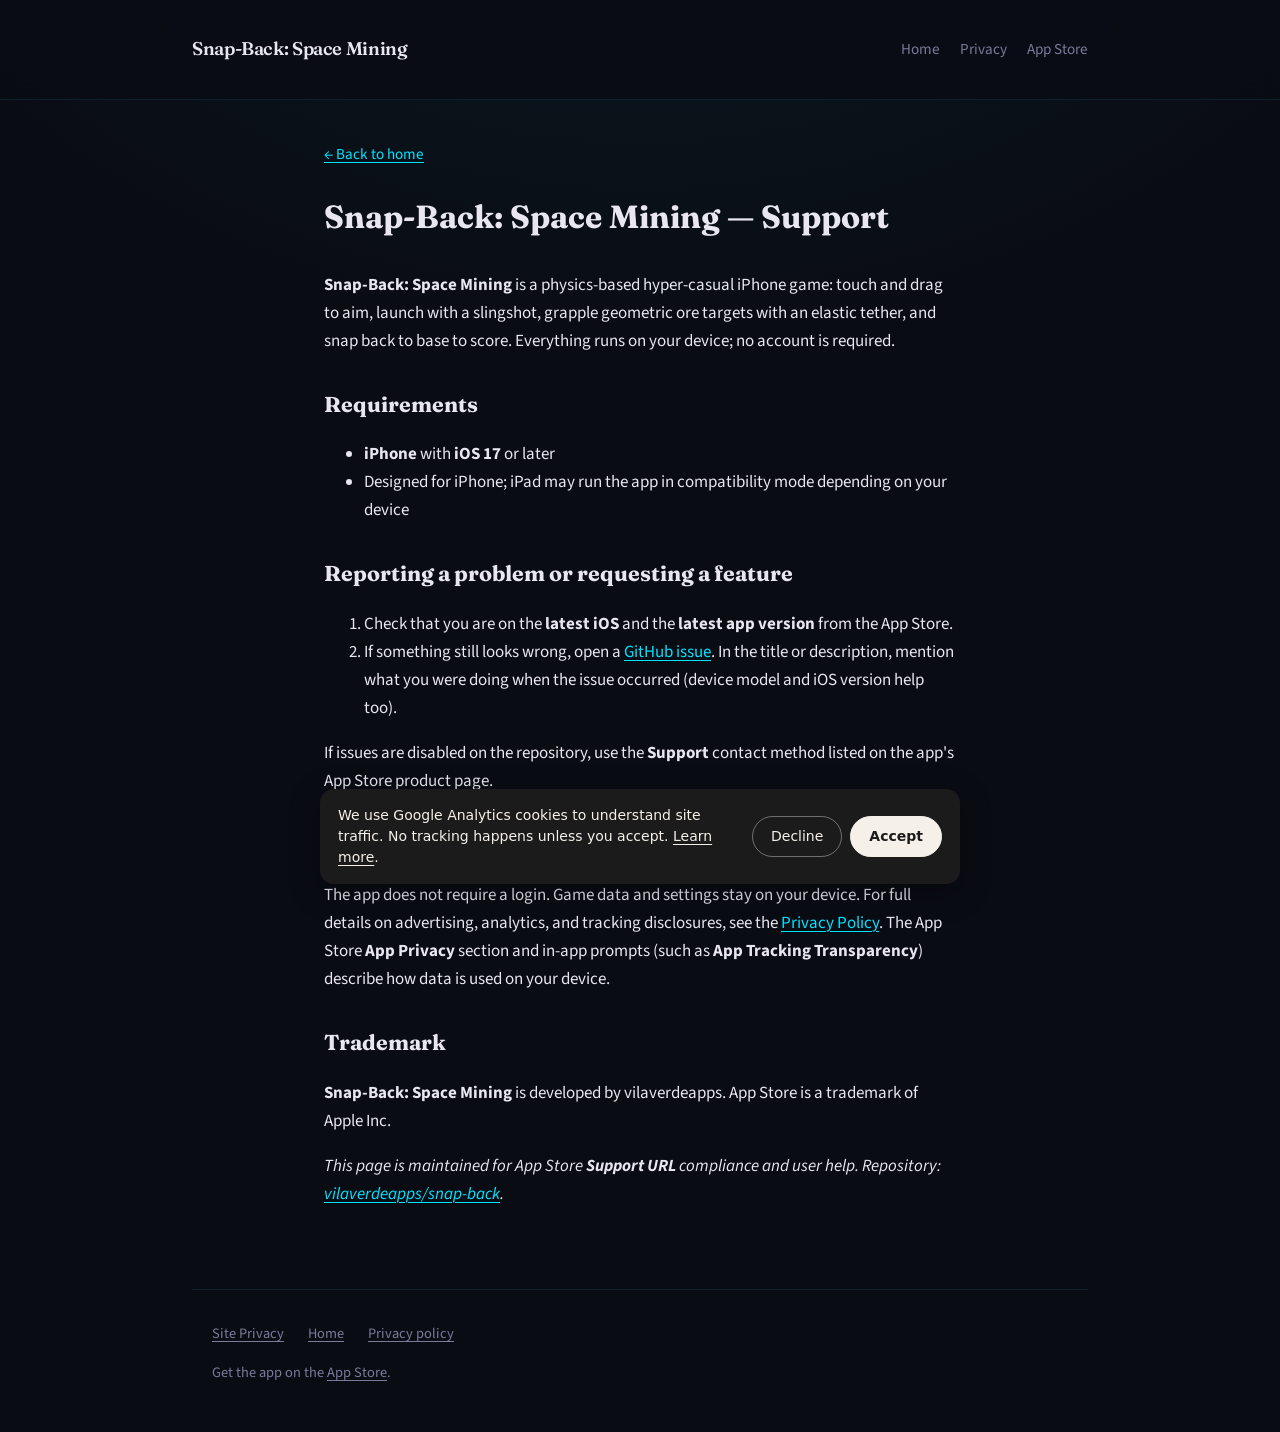
<file: snapback/SUPPORT.html>
<!DOCTYPE html>
<html lang="en-US">
  <head>
    <meta charset="utf-8" />
    <meta name="viewport" content="width=device-width, initial-scale=1" />
    <title>Support — Snap-Back: Space Mining</title>
    <meta
      name="description"
      content="Requirements, troubleshooting, and how to report issues for Snap-Back: Space Mining on iPhone. iOS 17+, physics-based slingshot game."
    />
    <link rel="canonical" href="https://vilaverdeapps.github.io/snapback/SUPPORT.html" />
    <meta name="robots" content="index,follow" />

    <meta property="og:type" content="article" />
    <meta property="og:title" content="Support — Snap-Back: Space Mining" />
    <meta
      property="og:description"
      content="Help for Snap-Back: Space Mining: requirements and how to report a problem or request a feature."
    />
    <meta property="og:url" content="https://vilaverdeapps.github.io/snapback/SUPPORT.html" />

    <link rel="preconnect" href="https://fonts.googleapis.com" />
    <link rel="preconnect" href="https://fonts.gstatic.com" crossorigin />
    <link
      href="https://fonts.googleapis.com/css2?family=Fraunces:opsz,wght@9..144,600&family=Source+Sans+3:wght@400;600&display=swap"
      rel="stylesheet"
    />
    <link rel="stylesheet" href="/assets/styles.css" />
    <script src="/assets/analytics.js" defer></script>
  </head>
  <body>
    <a class="skip-link" href="#main">Skip to content</a>
    <header class="site-header">
      <div class="site-header__inner">
        <p class="site-title"><a href="/snapback/">Snap-Back: Space Mining</a></p>
        <nav class="nav" aria-label="Primary">
          <a href="/snapback/">Home</a>
          <a href="/snapback/PRIVACY.html">Privacy</a>
          <a href="https://apps.apple.com/app/id6761741749">App Store</a>
        </nav>
      </div>
    </header>

    <main id="main" class="prose">
      <a class="back-link" href="/snapback/">← Back to home</a>
      <article>
        <header>
          <h1>Snap-Back: Space Mining — Support</h1>
        </header>

        <p>
          <strong>Snap-Back: Space Mining</strong> is a physics-based hyper-casual iPhone game: touch and drag
          to aim, launch with a slingshot, grapple geometric ore targets with an elastic tether, and snap back
          to base to score. Everything runs on your device; no account is required.
        </p>

        <h2>Requirements</h2>
        <ul>
          <li><strong>iPhone</strong> with <strong>iOS 17</strong> or later</li>
          <li>Designed for iPhone; iPad may run the app in compatibility mode depending on your device</li>
        </ul>

        <h2>Reporting a problem or requesting a feature</h2>
        <ol>
          <li>
            Check that you are on the <strong>latest iOS</strong> and the
            <strong>latest app version</strong> from the App Store.
          </li>
          <li>
            If something still looks wrong, open a
            <a href="https://github.com/vilaverdeapps/snap-back/issues/new">GitHub issue</a>. In the title or
            description, mention what you were doing when the issue occurred (device model and iOS version help
            too).
          </li>
        </ol>
        <p>
          If issues are disabled on the repository, use the <strong>Support</strong> contact method listed on
          the app's App Store product page.
        </p>

        <h2>Privacy</h2>
        <p>
          The app does not require a login. Game data and settings stay on your device. For full details on
          advertising, analytics, and tracking disclosures, see the
          <a href="/snapback/PRIVACY.html">Privacy Policy</a>. The App Store
          <strong>App Privacy</strong> section and in-app prompts (such as
          <strong>App Tracking Transparency</strong>) describe how data is used on your device.
        </p>

        <h2>Trademark</h2>
        <p>
          <strong>Snap-Back: Space Mining</strong> is developed by vilaverdeapps. App Store is a trademark of
          Apple Inc.
        </p>

        <p>
          <em>This page is maintained for App Store <strong>Support URL</strong> compliance and user help.
          Repository:
          <a href="https://github.com/vilaverdeapps/snap-back">vilaverdeapps/snap-back</a>.</em>
        </p>
      </article>
    </main>

    <footer class="site-footer">
      <div class="site-footer__links">
        <a href="/site-privacy.html">Site Privacy</a>
        <a href="/snapback/">Home</a>
        <a href="/snapback/PRIVACY.html">Privacy policy</a>
      </div>
      <p>Get the app on the <a href="https://apps.apple.com/app/id6761741749">App Store</a>.</p>
    </footer>
  </body>
</html>
</file>
<file: assets/styles.css>
/* Snap-Back: Space Mining — GitHub Pages */
:root {
  --bg: #0a0c14;
  --bg-elevated: #111320;
  --text: #e8e6f0;
  --muted: #7a7a9a;
  --accent: #00e5ff;
  --accent-dim: #0099bb;
  --border: rgba(0, 229, 255, 0.1);
  --radius: 12px;
  --max: 42rem;
  --font-sans: "Source Sans 3", system-ui, -apple-system, sans-serif;
  --font-display: "Fraunces", Georgia, "Times New Roman", serif;
}

*,
*::before,
*::after {
  box-sizing: border-box;
}

html {
  scroll-behavior: smooth;
}

body {
  margin: 0;
  font-family: var(--font-sans);
  font-size: 1.0625rem;
  line-height: 1.65;
  color: var(--text);
  background: var(--bg);
  background-image: radial-gradient(
    ellipse 120% 80% at 50% -20%,
    rgba(0, 229, 255, 0.08),
    transparent 55%
  );
}

.skip-link {
  position: absolute;
  left: -9999px;
  z-index: 999;
  padding: 0.5rem 1rem;
  background: var(--accent);
  color: var(--bg);
  font-weight: 600;
}

.skip-link:focus {
  left: 1rem;
  top: 1rem;
}

a {
  color: var(--accent);
  text-decoration-thickness: 1px;
  text-underline-offset: 3px;
}

a:hover {
  color: #33eeff;
}

.site-header {
  border-bottom: 1px solid var(--border);
  padding: 1rem 1.25rem;
  position: sticky;
  top: 0;
  background: rgba(10, 12, 20, 0.92);
  backdrop-filter: blur(10px);
  z-index: 10;
}

.site-header__inner {
  max-width: 56rem;
  margin: 0 auto;
  display: flex;
  flex-wrap: wrap;
  align-items: center;
  justify-content: space-between;
  gap: 1rem;
}

.site-title {
  font-family: var(--font-display);
  font-weight: 600;
  font-size: 1.15rem;
  letter-spacing: -0.02em;
}

.site-title a {
  color: var(--text);
  text-decoration: none;
}

.site-title a:hover {
  color: var(--accent);
}

.nav {
  display: flex;
  flex-wrap: wrap;
  gap: 0.75rem 1.25rem;
  font-size: 0.95rem;
}

.nav a {
  color: var(--muted);
  text-decoration: none;
}

.nav a:hover {
  color: var(--accent);
}

main {
  max-width: 56rem;
  margin: 0 auto;
  padding: 2.5rem 1.25rem 4rem;
}

.hero {
  text-align: center;
  padding: 1rem 0 2.5rem;
}

.hero h1 {
  font-family: var(--font-display);
  font-size: clamp(2rem, 5vw, 2.75rem);
  font-weight: 600;
  line-height: 1.15;
  letter-spacing: -0.03em;
  margin: 0 0 1rem;
}

.hero__lede {
  font-size: 1.2rem;
  color: var(--muted);
  max-width: 36rem;
  margin: 0 auto 1.75rem;
}

.btn {
  display: inline-flex;
  align-items: center;
  justify-content: center;
  gap: 0.5rem;
  padding: 0.75rem 1.5rem;
  font-family: var(--font-sans);
  font-size: 1rem;
  font-weight: 600;
  color: var(--bg);
  background: linear-gradient(180deg, #33eeff 0%, var(--accent) 100%);
  border: none;
  border-radius: 999px;
  text-decoration: none;
  box-shadow: 0 2px 16px rgba(0, 229, 255, 0.25);
  transition: transform 0.15s ease, box-shadow 0.15s ease;
}

.btn:hover {
  color: var(--bg);
  transform: translateY(-1px);
  box-shadow: 0 4px 24px rgba(0, 229, 255, 0.35);
}

.btn:focus-visible {
  outline: 2px solid var(--accent);
  outline-offset: 3px;
}

.btn--secondary {
  background: var(--bg-elevated);
  color: var(--text);
  border: 1px solid var(--border);
  box-shadow: none;
}

.btn--secondary:hover {
  border-color: var(--accent-dim);
  color: var(--accent);
}

.hero__actions {
  display: flex;
  flex-wrap: wrap;
  gap: 0.75rem;
  justify-content: center;
}

section {
  margin-bottom: 2.75rem;
}

section h2 {
  font-family: var(--font-display);
  font-size: 1.5rem;
  font-weight: 600;
  margin: 0 0 1rem;
  letter-spacing: -0.02em;
}

.card {
  background: var(--bg-elevated);
  border: 1px solid var(--border);
  border-radius: var(--radius);
  padding: 1.5rem 1.35rem;
}

.card p:last-child {
  margin-bottom: 0;
}

ul.feature-list {
  margin: 0;
  padding-left: 1.25rem;
}

ul.feature-list li {
  margin-bottom: 0.5rem;
}

ul.feature-list li::marker {
  color: var(--accent-dim);
}

.meta-grid {
  display: grid;
  gap: 1rem;
}

@media (min-width: 540px) {
  .meta-grid {
    grid-template-columns: 1fr 1fr;
  }
}

.meta-item {
  padding: 1rem;
  background: rgba(0, 0, 0, 0.2);
  border-radius: 8px;
  border: 1px solid var(--border);
}

.meta-item strong {
  display: block;
  font-size: 0.8rem;
  text-transform: uppercase;
  letter-spacing: 0.06em;
  color: var(--muted);
  margin-bottom: 0.35rem;
}

.site-footer {
  border-top: 1px solid var(--border);
  padding: 2rem 1.25rem;
  max-width: 56rem;
  margin: 0 auto;
  font-size: 0.9rem;
  color: var(--muted);
}

.site-footer__links {
  display: flex;
  flex-wrap: wrap;
  gap: 1rem 1.5rem;
  margin-bottom: 1rem;
}

.site-footer a {
  color: var(--muted);
}

.site-footer a:hover {
  color: var(--accent);
}

/* Legal / inner pages */
.prose {
  max-width: var(--max);
}

.prose h1 {
  font-family: var(--font-display);
  font-size: 2rem;
  margin-top: 0;
}

.prose h2 {
  font-family: var(--font-display);
  font-size: 1.35rem;
  margin-top: 2rem;
}

.prose h3 {
  font-size: 1.1rem;
  margin-top: 1.5rem;
}

.prose hr {
  border: none;
  border-top: 1px solid var(--border);
  margin: 2rem 0;
}

.back-link {
  display: inline-block;
  margin-bottom: 1.5rem;
  font-size: 0.95rem;
}
</file>
